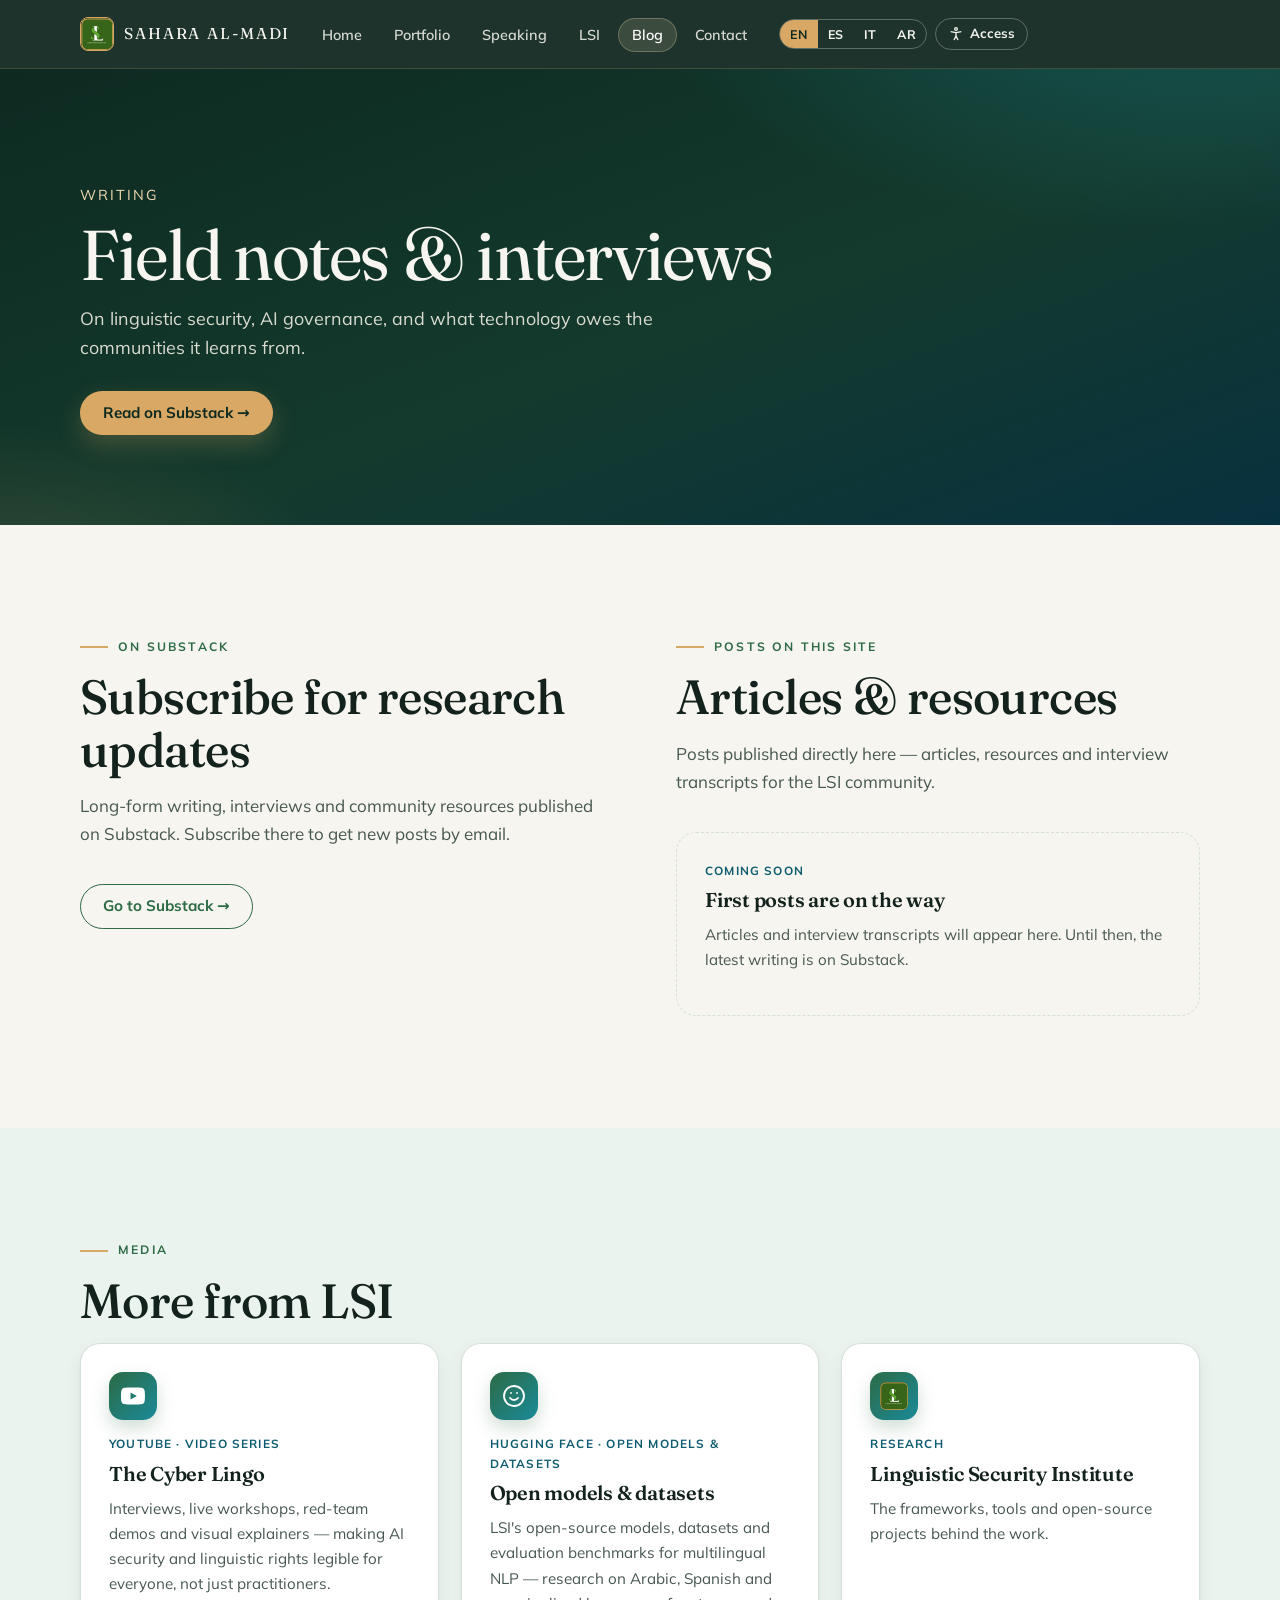
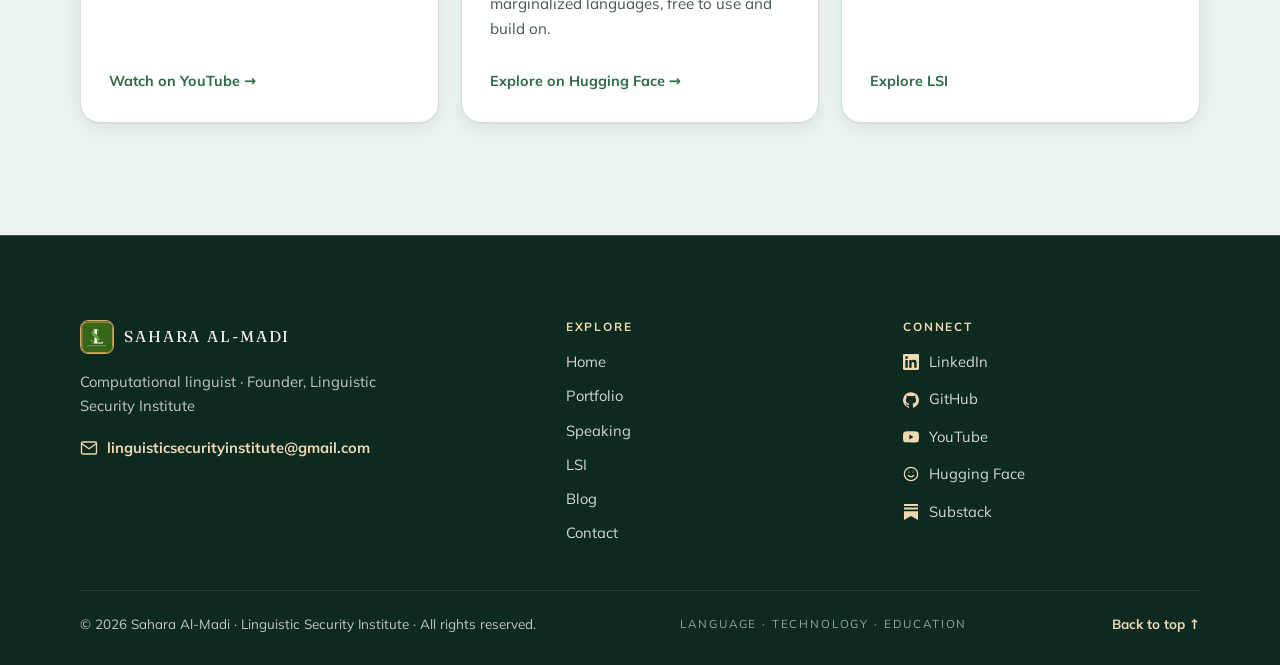
<file: blog/index.html>
<!doctype html>
<html lang="en">
<head>
<meta charset="utf-8">
<meta name="viewport" content="width=device-width, initial-scale=1">
<title>Blog — Sahara Al-Madi</title>
<meta name="description" content="Field notes on linguistic security, AI governance, and what technology owes the communities it learns from.">
<link rel="icon" href="../assets/lsi-logo.png">
<link rel="stylesheet" href="../assets/site.css">
<style>body{margin:0;background:#f6f2e7} .sam:not(.js) .tools .lang, .sam:not(.js) [data-panel] { display: none !important; }</style>
</head>
<body>
<div class="sam" lang="en-US" dir="ltr">
<a class="skip" href="#main" data-i18n="skip">Skip to content</a>
<header class="topbar">
  <div class="wrap">
    <a class="brand" href="/"><img src="../assets/lsi-logo.png" alt="" width="34" height="34"><span data-i18n="name">Sahara Al-Madi</span></a>
    <nav aria-label="Main"><ul class="nav" id="sam-nav">
      <li><a href="/" data-i18n="nav.home">Home</a></li><li><a href="../portfolio.html" data-i18n="nav.portfolio">Portfolio</a></li><li><a href="../speaking.html" data-i18n="nav.speaking">Speaking</a></li><li><a href="../lsi.html" data-i18n="nav.lsi">LSI</a></li><li><a href="index.html" aria-current="page" data-i18n="nav.blog">Blog</a></li>
      <li><a href="../contact.html" data-i18n="nav.contact">Contact</a></li>
    </ul></nav>
    <div class="tools">
      <div class="lang" role="group" aria-label="Language" data-i18n-aria="lang.label"><button type="button" data-lang="en" aria-pressed="true" lang="en" title="English (US)">EN</button><button type="button" data-lang="es" aria-pressed="false" lang="es" title="Español (México)">ES</button><button type="button" data-lang="it" aria-pressed="false" lang="it" title="Italiano">IT</button><button type="button" data-lang="ar" aria-pressed="false" lang="ar" title="العربية">AR</button></div>
      <button type="button" class="icon-btn" data-panel aria-expanded="false" aria-controls="sam-a11y">
        <svg width="16" height="16" viewBox="0 0 24 24" fill="none" stroke="currentColor" stroke-width="2" aria-hidden="true"><circle cx="12" cy="4.5" r="2"/><path d="M4 8.5l8 1.5 8-1.5M12 10v5l-3 6M12 15l3 6"/></svg>
        <span class="lbl" data-i18n="a11y.btn">Access</span></button>
      <button type="button" class="icon-btn menu-btn" data-menu aria-expanded="false" aria-controls="sam-nav"><span data-i18n="nav.menu">Menu</span></button>
    </div>
  </div>
</header>
<div class="a11y-panel" id="sam-a11y" role="dialog" aria-labelledby="sam-a11y-t" hidden>
  <h2 id="sam-a11y-t" data-i18n="a11y.title">Reading & accommodation</h2>
  <p data-i18n="a11y.hint" class="hint">Your choices are remembered on this device.</p>
  <div class="a11y-row"><span data-i18n="a11y.size">Text size</span>
    <div class="size-btns" role="group"><button type="button" data-size="0" aria-pressed="true" style="font-size:12px">A</button><button type="button" data-size="1" aria-pressed="false" style="font-size:14px">A</button><button type="button" data-size="2" aria-pressed="false" style="font-size:16px">A</button><button type="button" data-size="3" aria-pressed="false" style="font-size:18px">A</button></div></div>
  <div class="a11y-row"><span id="lbl-text" data-i18n="a11y.text">Text-only mode</span>
      <button type="button" class="switch" role="switch" aria-checked="false" data-mode="text" aria-labelledby="lbl-text"></button></div><div class="a11y-row"><span id="lbl-readable" data-i18n="a11y.readable">Readable font (dyslexia-friendly)</span>
      <button type="button" class="switch" role="switch" aria-checked="false" data-mode="readable" aria-labelledby="lbl-readable"></button></div><div class="a11y-row"><span id="lbl-contrast" data-i18n="a11y.contrast">High contrast</span>
      <button type="button" class="switch" role="switch" aria-checked="false" data-mode="contrast" aria-labelledby="lbl-contrast"></button></div><div class="a11y-row"><span id="lbl-dark" data-i18n="a11y.dark">Night-sky theme</span>
      <button type="button" class="switch" role="switch" aria-checked="false" data-mode="dark" aria-labelledby="lbl-dark"></button></div><div class="a11y-row"><span id="lbl-calm" data-i18n="a11y.calm">Reduce motion</span>
      <button type="button" class="switch" role="switch" aria-checked="false" data-mode="calm" aria-labelledby="lbl-calm"></button></div>
  <button type="button" class="reset" data-reset data-i18n="a11y.reset">Reset all</button>
  <button type="button" class="reset" data-panel data-i18n="a11y.close" style="margin-top:6px">Close</button>
</div>

<main id="main">
<section class="hero page-hero slim">
  <div class="wrap">
    <p class="eyebrow" data-i18n="blog.kicker">Writing</p>
    <h1 data-i18n="media.blog.title">Field notes & interviews</h1>
    <p class="lede" data-i18n="bl.lede">On linguistic security, AI governance, and what technology owes the communities it learns from.</p>
    <div class="btns"><a class="btn btn-gold" href="https://substack.com/@linguisticsecurityinstitute" target="_blank" rel="noopener" data-i18n="bl.read">Read on Substack →</a></div>
  </div>
</section>

<section class="block"><div class="wrap">
  <div class="grid g2 blog-intro">
    <div>
      <p class="kicker" data-i18n="bl.sub.k">On Substack</p>
      <h2 class="sec-title" data-i18n="bl.sub.t">Subscribe for research updates</h2>
      <p class="sec-intro" data-i18n="bl.sub.d">Long-form writing, interviews and community resources published on Substack. Subscribe there to get new posts by email.</p>
      <a class="btn btn-line" href="https://substack.com/@linguisticsecurityinstitute" target="_blank" rel="noopener" data-i18n="bl.sub.b">Go to Substack →</a>
    </div>
    <div>
      <p class="kicker" data-i18n="bl.posts.k">Posts on this site</p>
      <h2 class="sec-title" data-i18n="bl.posts.t">Articles & resources</h2>
      <p class="sec-intro" data-i18n="bl.posts.d">Posts published directly here — articles, resources and interview transcripts for the LSI community.</p>

      <!-- ============================================================
           HOW TO ADD A BLOG POST:
           1. Create a new file in this blog/ folder, e.g. my-post.html
              (copy the template at the bottom of this file as a starting point)
           2. Add an <article class="card post"> block inside .posts below
              and delete the "coming soon" card
           3. Commit both files to GitHub; the post goes live automatically
           ============================================================ -->
      <div class="posts">
        <article class="card post soon">
          <div class="tag" data-i18n="bl.soon.tag">Coming soon</div>
          <h3 data-i18n="bl.soon.t">First posts are on the way</h3>
          <p data-i18n="bl.soon.d">Articles and interview transcripts will appear here. Until then, the latest writing is on Substack.</p>
        </article>
      </div>
    </div>
  </div>
</div></section>

<section class="block alt"><div class="wrap">
  <p class="kicker" data-i18n="bl.media.k">Media</p>
  <h2 class="sec-title" data-i18n="bl.media.t">More from LSI</h2>
  <div class="grid g3">
    <a class="card" href="https://www.youtube.com/@TheCyberLingo" target="_blank" rel="noopener">
      <span class="glyph deco" aria-hidden="true"><svg viewBox="0 0 24 24" fill="currentColor" aria-hidden="true"><path d="M23.5 6.19a3.02 3.02 0 00-2.12-2.14C19.5 3.55 12 3.55 12 3.55s-7.5 0-9.38.5A3.02 3.02 0 00.5 6.19C0 8.07 0 12 0 12s0 3.93.5 5.81a3.02 3.02 0 002.12 2.14c1.88.5 9.38.5 9.38.5s7.5 0 9.38-.5a3.02 3.02 0 002.12-2.14C24 15.93 24 12 24 12s0-3.93-.5-5.81zM9.55 15.57V8.43L15.82 12l-6.27 3.57z"/></svg></span>
      <div class="tag" data-i18n="media.yt.tag">YouTube · video series</div>
      <h3>The Cyber Lingo</h3>
      <p data-i18n="media.yt.desc">Interviews, live workshops, red-team demos and visual explainers — making AI security and linguistic rights legible for everyone, not just practitioners.</p>
      <span class="more" data-i18n="media.yt.cta">Watch on YouTube →</span>
    </a>
    <a class="card" href="https://huggingface.co/madisahara" target="_blank" rel="noopener">
      <span class="glyph deco" aria-hidden="true"><svg viewBox="0 0 24 24" fill="none" stroke="currentColor" stroke-width="1.8" stroke-linecap="round" stroke-linejoin="round" aria-hidden="true"><circle cx="12" cy="12" r="10"/><path d="M8 14s1.5 2 4 2 4-2 4-2"/><path d="M9 9h.01M15 9h.01"/></svg></span>
      <div class="tag" data-i18n="media.hf.tag">Hugging Face · open models & datasets</div>
      <h3 data-i18n="media.hf.title">Open models & datasets</h3>
      <p data-i18n="media.hf.desc">LSI's open-source models, datasets and evaluation benchmarks for multilingual NLP — research on Arabic, Spanish and marginalized languages, free to use and build on.</p>
      <span class="more" data-i18n="media.hf.cta">Explore on Hugging Face →</span>
    </a>
    <a class="card" href="../lsi.html">
      <span class="glyph deco" aria-hidden="true"><img src="../assets/lsi-logo.png" alt="" width="24" height="24"></span>
      <div class="tag" data-i18n="res.k">Research</div>
      <h3 data-i18n="lsi.full">Linguistic Security Institute</h3>
      <p data-i18n="bl.r.d">The frameworks, tools and open-source projects behind the work.</p>
      <span class="more" data-i18n="home.cta3">Explore LSI</span>
    </a>
  </div>
</div></section>
</main>

<footer class="foot">
  <div class="wrap foot-grid">
    <div class="foot-brand">
      <a class="brand" href="/"><img src="../assets/lsi-logo.png" alt="" width="34" height="34"><span data-i18n="name">Sahara Al-Madi</span></a>
      <p data-i18n="foot.tag">Computational linguist · Founder, Linguistic Security Institute</p>
      <a class="foot-mail" href="mailto:linguisticsecurityinstitute@gmail.com"><svg viewBox="0 0 24 24" fill="none" stroke="currentColor" stroke-width="1.8" stroke-linecap="round" stroke-linejoin="round" aria-hidden="true"><rect x="2" y="4" width="20" height="16" rx="2"/><path d="M2 6l10 7 10-7"/></svg><span class="ltr">linguisticsecurityinstitute@gmail.com</span></a>
    </div>
    <nav class="foot-col" aria-label="Footer"><h2 data-i18n="foot.explore">Explore</h2><ul><li><a href="/" data-i18n="nav.home">Home</a></li><li><a href="../portfolio.html" data-i18n="nav.portfolio">Portfolio</a></li><li><a href="../speaking.html" data-i18n="nav.speaking">Speaking</a></li><li><a href="../lsi.html" data-i18n="nav.lsi">LSI</a></li><li><a href="index.html" data-i18n="nav.blog">Blog</a></li><li><a href="../contact.html" data-i18n="nav.contact">Contact</a></li></ul></nav>
    <div class="foot-col"><h2 data-i18n="foot.connect">Connect</h2><ul class="foot-social"><li><a href="https://www.linkedin.com/in/madisahara" rel="noopener" target="_blank"><svg viewBox="0 0 24 24" fill="currentColor" aria-hidden="true"><path d="M20.45 20.45h-3.55v-5.57c0-1.33-.03-3.04-1.85-3.04-1.85 0-2.14 1.45-2.14 2.94v5.67H9.36V9h3.41v1.56h.05c.48-.9 1.64-1.85 3.37-1.85 3.6 0 4.27 2.37 4.27 5.46v6.28zM5.34 7.43a2.06 2.06 0 110-4.13 2.06 2.06 0 010 4.13zM7.12 20.45H3.56V9h3.56v11.45zM22.23 0H1.77C.79 0 0 .77 0 1.73v20.54C0 23.23.79 24 1.77 24h20.45c.98 0 1.78-.77 1.78-1.73V1.73C24 .77 23.2 0 22.23 0z"/></svg><span>LinkedIn</span></a></li><li><a href="https://github.com/bintdamiana" rel="noopener" target="_blank"><svg viewBox="0 0 24 24" fill="currentColor" aria-hidden="true"><path d="M12 .3a12 12 0 00-3.8 23.38c.6.12.83-.26.83-.57l-.02-2.04c-3.34.73-4.04-1.6-4.04-1.6-.55-1.4-1.34-1.77-1.34-1.77-1.08-.74.09-.73.09-.73 1.2.09 1.84 1.24 1.84 1.24 1.07 1.83 2.8 1.3 3.5 1 .1-.78.42-1.31.76-1.6-2.67-.31-5.47-1.34-5.47-5.93 0-1.31.47-2.38 1.24-3.22-.14-.3-.54-1.52.1-3.18 0 0 1-.32 3.3 1.23a11.5 11.5 0 016 0c2.28-1.55 3.29-1.23 3.29-1.23.64 1.66.24 2.88.12 3.18a4.65 4.65 0 011.23 3.22c0 4.61-2.8 5.62-5.48 5.92.42.36.81 1.1.81 2.22l-.01 3.29c0 .31.2.69.82.57A12 12 0 0012 .3"/></svg><span>GitHub</span></a></li><li><a href="https://www.youtube.com/@TheCyberLingo" rel="noopener" target="_blank"><svg viewBox="0 0 24 24" fill="currentColor" aria-hidden="true"><path d="M23.5 6.19a3.02 3.02 0 00-2.12-2.14C19.5 3.55 12 3.55 12 3.55s-7.5 0-9.38.5A3.02 3.02 0 00.5 6.19C0 8.07 0 12 0 12s0 3.93.5 5.81a3.02 3.02 0 002.12 2.14c1.88.5 9.38.5 9.38.5s7.5 0 9.38-.5a3.02 3.02 0 002.12-2.14C24 15.93 24 12 24 12s0-3.93-.5-5.81zM9.55 15.57V8.43L15.82 12l-6.27 3.57z"/></svg><span>YouTube</span></a></li><li><a href="https://huggingface.co/madisahara" rel="noopener" target="_blank"><svg viewBox="0 0 24 24" fill="none" stroke="currentColor" stroke-width="1.8" stroke-linecap="round" stroke-linejoin="round" aria-hidden="true"><circle cx="12" cy="12" r="10"/><path d="M8 14s1.5 2 4 2 4-2 4-2"/><path d="M9 9h.01M15 9h.01"/></svg><span>Hugging Face</span></a></li><li><a href="https://substack.com/@linguisticsecurityinstitute" rel="noopener" target="_blank"><svg viewBox="0 0 24 24" fill="currentColor" aria-hidden="true"><path d="M22.54 8.24H1.46V5.41h21.08v2.83zM1.46 10.81V24L12 18.11 22.54 24V10.81H1.46zM22.54 0H1.46v2.84h21.08V0z"/></svg><span>Substack</span></a></li></ul></div>
  </div>
  <div class="wrap foot-bottom">
    <p>© <span data-year>2026</span> <span data-i18n="name">Sahara Al-Madi</span> · <span data-i18n="foot.rights">Linguistic Security Institute · All rights reserved.</span></p>
    <p class="place" data-i18n="foot.place">Language · Technology · Education</p>
    <a class="to-top" href="#main" data-i18n="foot.top">Back to top ↑</a>
  </div>
</footer>
</div>
<script src="../assets/site.js"></script>
</body>
</html>

<!--
==============================================================
BLOG POST TEMPLATE — copy this into a new file, e.g. blog/my-post-title.html
Then add a card linking to it in the section above.
==============================================================

<!doctype html>
<html lang="en">
<head>
<meta charset="utf-8">
<meta name="viewport" content="width=device-width, initial-scale=1">
<title>YOUR POST TITLE — Sahara Al-Madi</title>
<link rel="icon" href="../assets/lsi-logo.png">
<link rel="stylesheet" href="../assets/site.css">
<style>body{margin:0;background:#f6f2e7}</style>
</head>
<body>
<div class="sam" lang="en-US" dir="ltr">
<header class="topbar">
  <div class="wrap">
    <a class="brand" href="/"><img src="../assets/lsi-logo.png" alt="" width="34" height="34"><span>Sahara Al-Madi</span></a>
    <nav aria-label="Main"><ul class="nav" id="sam-nav">
      <li><a href="/">Home</a></li>
      <li><a href="index.html" aria-current="page">Blog</a></li>
      <li><a href="../lsi.html">LSI</a></li>
      <li><a href="../contact.html">Contact</a></li>
    </ul></nav>
    <div class="tools">
      <button type="button" class="icon-btn menu-btn" data-menu aria-expanded="false" aria-controls="sam-nav"><span>Menu</span></button>
    </div>
  </div>
</header>
<main id="main">
<article style="max-width:720px;margin:0 auto;padding:clamp(48px,8vw,96px) 24px">
  <p class="kicker">CATEGORY (e.g. Linguistic security)</p>
  <h1 style="font-size:clamp(1.8rem,4vw,3rem);font-weight:400;margin-bottom:12px">YOUR POST TITLE</h1>
  <p style="color:var(--text-soft);margin-bottom:48px">MONTH DAY, YEAR · 5 min read</p>

  <p>Your post content goes here. Use regular HTML paragraphs, headings, and lists.</p>

  <h2>A subheading</h2>
  <p>More content...</p>

</article>
</main>
<footer class="foot"><div class="wrap">
  <div>© 2026 Sahara Al-Madi</div>
  <div><a href="/">Home</a><a href="index.html">Blog</a><a href="../lsi.html">LSI</a></div>
</div></footer>
</div>
<script src="../assets/site.js"></script>
</body>
</html>
-->
</file>
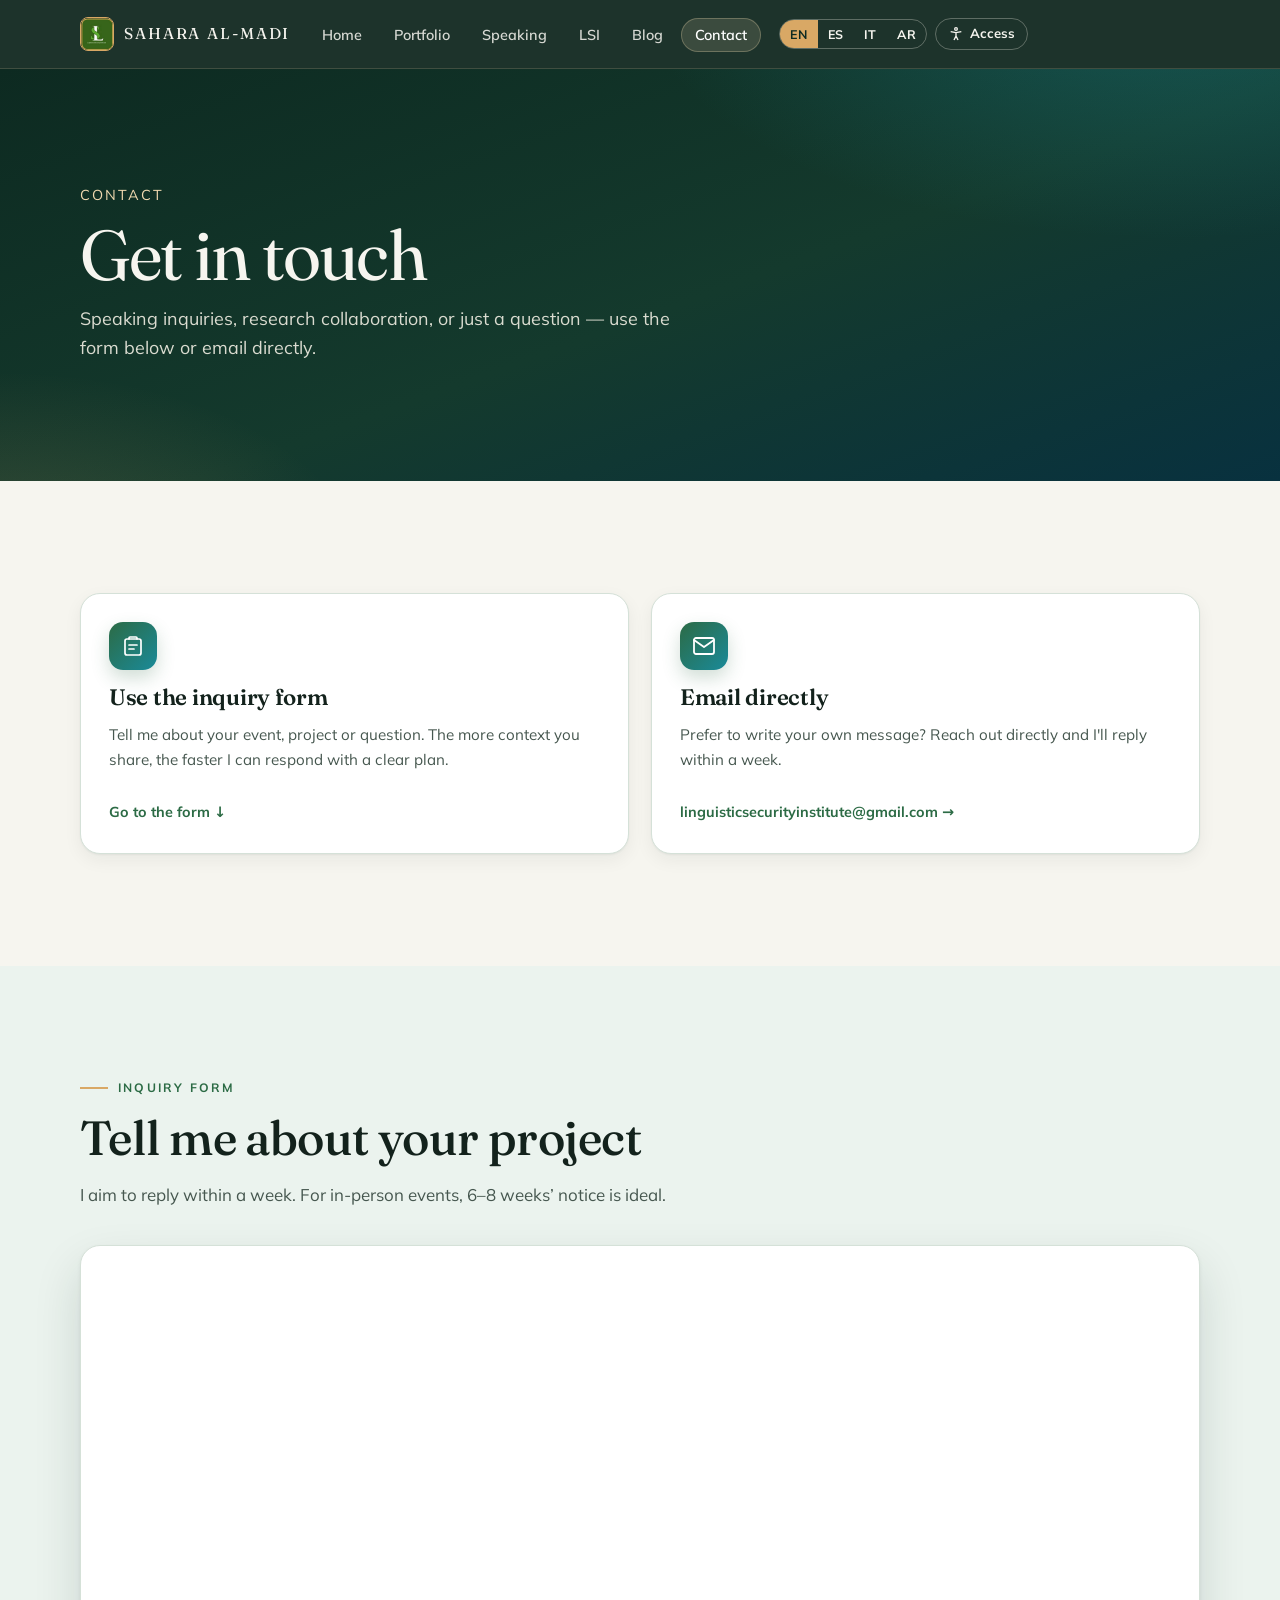
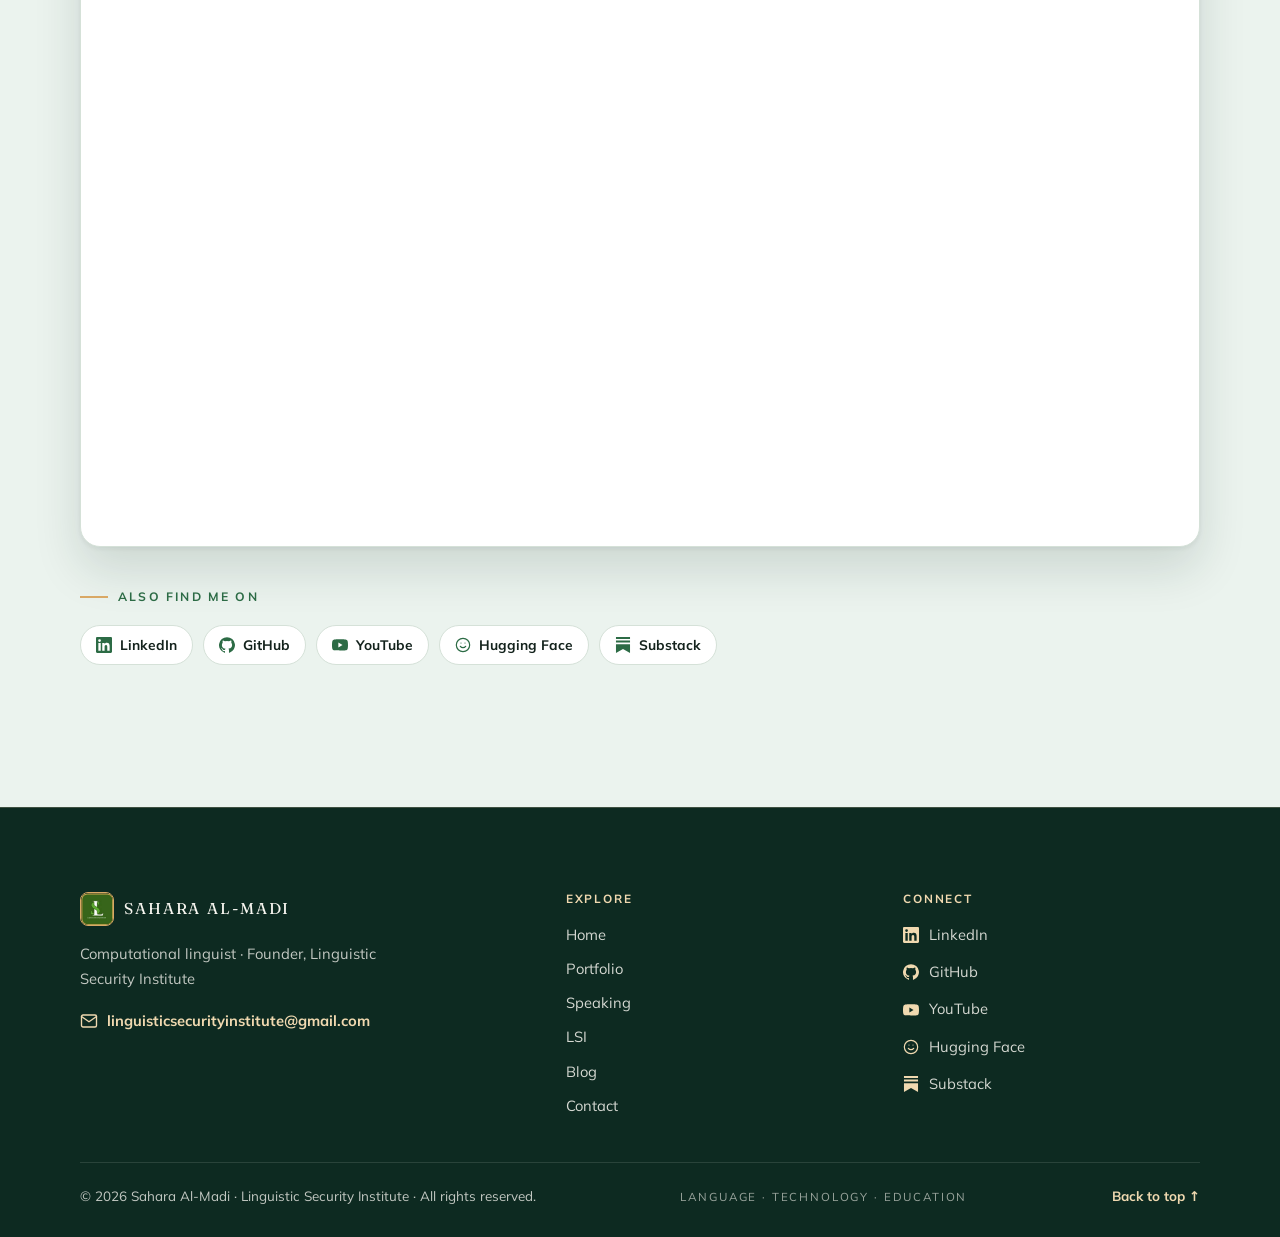
<file: contact.html>
<!doctype html>
<html lang="en">
<head>
<meta charset="utf-8">
<meta name="viewport" content="width=device-width, initial-scale=1">
<title>Contact — Sahara Al-Madi</title>
<meta name="description" content="Get in touch with Sahara Al-Madi — speaking inquiries, research collaboration, or general questions.">
<meta property="og:title" content="Contact — Sahara Al-Madi">
<meta property="og:description" content="Get in touch with Sahara Al-Madi — speaking inquiries, research collaboration, or general questions.">
<link rel="icon" href="assets/lsi-logo.png">
<link rel="stylesheet" href="assets/site.css">
<style>body{margin:0;background:#f6f2e7} .sam:not(.js) .tools .lang, .sam:not(.js) [data-panel] { display: none !important; }</style>
</head>
<body>
<div class="sam" lang="en-US" dir="ltr">
<a class="skip" href="#main" data-i18n="skip">Skip to content</a>
<header class="topbar">
  <div class="wrap">
    <a class="brand" href="/"><img src="assets/lsi-logo.png" alt="" width="34" height="34"><span data-i18n="name">Sahara Al-Madi</span></a>
    <nav aria-label="Main"><ul class="nav" id="sam-nav">
      <li><a href="/" data-i18n="nav.home">Home</a></li><li><a href="portfolio.html" data-i18n="nav.portfolio">Portfolio</a></li><li><a href="speaking.html" data-i18n="nav.speaking">Speaking</a></li><li><a href="lsi.html" data-i18n="nav.lsi">LSI</a></li><li><a href="blog/index.html" data-i18n="nav.blog">Blog</a></li>
      <li><a href="contact.html" aria-current="page" data-i18n="nav.contact">Contact</a></li>
    </ul></nav>
    <div class="tools">
      <div class="lang" role="group" aria-label="Language" data-i18n-aria="lang.label"><button type="button" data-lang="en" aria-pressed="true" lang="en" title="English (US)">EN</button><button type="button" data-lang="es" aria-pressed="false" lang="es" title="Español (México)">ES</button><button type="button" data-lang="it" aria-pressed="false" lang="it" title="Italiano">IT</button><button type="button" data-lang="ar" aria-pressed="false" lang="ar" title="العربية">AR</button></div>
      <button type="button" class="icon-btn" data-panel aria-expanded="false" aria-controls="sam-a11y">
        <svg width="16" height="16" viewBox="0 0 24 24" fill="none" stroke="currentColor" stroke-width="2" aria-hidden="true"><circle cx="12" cy="4.5" r="2"/><path d="M4 8.5l8 1.5 8-1.5M12 10v5l-3 6M12 15l3 6"/></svg>
        <span class="lbl" data-i18n="a11y.btn">Access</span></button>
      <button type="button" class="icon-btn menu-btn" data-menu aria-expanded="false" aria-controls="sam-nav"><span data-i18n="nav.menu">Menu</span></button>
    </div>
  </div>
</header>
<div class="a11y-panel" id="sam-a11y" role="dialog" aria-labelledby="sam-a11y-t" hidden>
  <h2 id="sam-a11y-t" data-i18n="a11y.title">Reading & accommodation</h2>
  <p data-i18n="a11y.hint" class="hint">Your choices are remembered on this device.</p>
  <div class="a11y-row"><span data-i18n="a11y.size">Text size</span>
    <div class="size-btns" role="group"><button type="button" data-size="0" aria-pressed="true" style="font-size:12px">A</button><button type="button" data-size="1" aria-pressed="false" style="font-size:14px">A</button><button type="button" data-size="2" aria-pressed="false" style="font-size:16px">A</button><button type="button" data-size="3" aria-pressed="false" style="font-size:18px">A</button></div></div>
  <div class="a11y-row"><span id="lbl-text" data-i18n="a11y.text">Text-only mode</span>
      <button type="button" class="switch" role="switch" aria-checked="false" data-mode="text" aria-labelledby="lbl-text"></button></div><div class="a11y-row"><span id="lbl-readable" data-i18n="a11y.readable">Readable font (dyslexia-friendly)</span>
      <button type="button" class="switch" role="switch" aria-checked="false" data-mode="readable" aria-labelledby="lbl-readable"></button></div><div class="a11y-row"><span id="lbl-contrast" data-i18n="a11y.contrast">High contrast</span>
      <button type="button" class="switch" role="switch" aria-checked="false" data-mode="contrast" aria-labelledby="lbl-contrast"></button></div><div class="a11y-row"><span id="lbl-dark" data-i18n="a11y.dark">Night-sky theme</span>
      <button type="button" class="switch" role="switch" aria-checked="false" data-mode="dark" aria-labelledby="lbl-dark"></button></div><div class="a11y-row"><span id="lbl-calm" data-i18n="a11y.calm">Reduce motion</span>
      <button type="button" class="switch" role="switch" aria-checked="false" data-mode="calm" aria-labelledby="lbl-calm"></button></div>
  <button type="button" class="reset" data-reset data-i18n="a11y.reset">Reset all</button>
  <button type="button" class="reset" data-panel data-i18n="a11y.close" style="margin-top:6px">Close</button>
</div>
<main id="main">
<div class="text-only-note wrap" data-i18n="textonly.note">Text-only mode is on: images and decoration are hidden. Turn it off from the Access menu.</div>

<section class="hero page-hero slim">
  <div class="wrap">
    <p class="eyebrow" data-i18n="nav.contact">Contact</p>
    <h1 data-i18n="ct.h1">Get in touch</h1>
    <p class="lede" data-i18n="ct.lede">Speaking inquiries, research collaboration, or just a question — use the form below or email directly.</p>
  </div>
</section>

<section class="block" id="reach"><div class="wrap">
  <div class="grid g2 options">
    <a class="card option" href="#form">
      <span class="glyph deco" aria-hidden="true"><svg viewBox="0 0 24 24" fill="none" stroke="currentColor" stroke-width="1.7" stroke-linecap="round" stroke-linejoin="round"><path d="M9 3h6a1 1 0 011 1v1H8V4a1 1 0 011-1z"/><path d="M8 5H6a2 2 0 00-2 2v12a2 2 0 002 2h12a2 2 0 002-2V7a2 2 0 00-2-2h-2"/><path d="M8 11h8M8 15h5"/></svg></span>
      <h2 data-i18n="ct.a.t">Use the inquiry form</h2>
      <p data-i18n="ct.a.d">Tell me about your event, project or question. The more context you share, the faster I can respond with a clear plan.</p>
      <span class="more" data-i18n="ct.a.b">Go to the form ↓</span>
    </a>
    <a class="card option" href="mailto:linguisticsecurityinstitute@gmail.com?subject=Hello">
      <span class="glyph deco" aria-hidden="true"><svg viewBox="0 0 24 24" fill="none" stroke="currentColor" stroke-width="1.8" stroke-linecap="round" stroke-linejoin="round" aria-hidden="true"><rect x="2" y="4" width="20" height="16" rx="2"/><path d="M2 6l10 7 10-7"/></svg></span>
      <h2 data-i18n="ct.b.t">Email directly</h2>
      <p data-i18n="ct.b.d">Prefer to write your own message? Reach out directly and I'll reply within a week.</p>
      <span class="more ltr">linguisticsecurityinstitute@gmail.com →</span>
    </a>
  </div>
</div></section>

<section class="block alt" id="form"><div class="wrap">
  <p class="kicker" data-i18n="ct.f.k">Inquiry form</p>
  <h2 class="sec-title" data-i18n="contact.h">Tell me about your project</h2>
  <p class="sec-intro" data-i18n="inq.note">I aim to reply within a week. For in-person events, 6–8 weeks’ notice is ideal.</p>
  <div class="form-frame">
    <iframe src="https://docs.google.com/forms/d/e/1FAIpQLSfYIryQNWFWlKuIRPGL1lqg7giIMWGLlpkgukA0AJf5lLCF3Q/viewform?embedded=true" width="100%" height="900" loading="lazy" title="Contact / inquiry form">Loading the form…</iframe>
  </div>
  <p class="kicker" data-i18n="ct.s.k">Also find me on</p>
  <div class="social-row"><a class="social" href="https://www.linkedin.com/in/madisahara" rel="noopener" target="_blank"><svg viewBox="0 0 24 24" fill="currentColor" aria-hidden="true"><path d="M20.45 20.45h-3.55v-5.57c0-1.33-.03-3.04-1.85-3.04-1.85 0-2.14 1.45-2.14 2.94v5.67H9.36V9h3.41v1.56h.05c.48-.9 1.64-1.85 3.37-1.85 3.6 0 4.27 2.37 4.27 5.46v6.28zM5.34 7.43a2.06 2.06 0 110-4.13 2.06 2.06 0 010 4.13zM7.12 20.45H3.56V9h3.56v11.45zM22.23 0H1.77C.79 0 0 .77 0 1.73v20.54C0 23.23.79 24 1.77 24h20.45c.98 0 1.78-.77 1.78-1.73V1.73C24 .77 23.2 0 22.23 0z"/></svg><span>LinkedIn</span></a><a class="social" href="https://github.com/bintdamiana" rel="noopener" target="_blank"><svg viewBox="0 0 24 24" fill="currentColor" aria-hidden="true"><path d="M12 .3a12 12 0 00-3.8 23.38c.6.12.83-.26.83-.57l-.02-2.04c-3.34.73-4.04-1.6-4.04-1.6-.55-1.4-1.34-1.77-1.34-1.77-1.08-.74.09-.73.09-.73 1.2.09 1.84 1.24 1.84 1.24 1.07 1.83 2.8 1.3 3.5 1 .1-.78.42-1.31.76-1.6-2.67-.31-5.47-1.34-5.47-5.93 0-1.31.47-2.38 1.24-3.22-.14-.3-.54-1.52.1-3.18 0 0 1-.32 3.3 1.23a11.5 11.5 0 016 0c2.28-1.55 3.29-1.23 3.29-1.23.64 1.66.24 2.88.12 3.18a4.65 4.65 0 011.23 3.22c0 4.61-2.8 5.62-5.48 5.92.42.36.81 1.1.81 2.22l-.01 3.29c0 .31.2.69.82.57A12 12 0 0012 .3"/></svg><span>GitHub</span></a><a class="social" href="https://www.youtube.com/@TheCyberLingo" rel="noopener" target="_blank"><svg viewBox="0 0 24 24" fill="currentColor" aria-hidden="true"><path d="M23.5 6.19a3.02 3.02 0 00-2.12-2.14C19.5 3.55 12 3.55 12 3.55s-7.5 0-9.38.5A3.02 3.02 0 00.5 6.19C0 8.07 0 12 0 12s0 3.93.5 5.81a3.02 3.02 0 002.12 2.14c1.88.5 9.38.5 9.38.5s7.5 0 9.38-.5a3.02 3.02 0 002.12-2.14C24 15.93 24 12 24 12s0-3.93-.5-5.81zM9.55 15.57V8.43L15.82 12l-6.27 3.57z"/></svg><span>YouTube</span></a><a class="social" href="https://huggingface.co/madisahara" rel="noopener" target="_blank"><svg viewBox="0 0 24 24" fill="none" stroke="currentColor" stroke-width="1.8" stroke-linecap="round" stroke-linejoin="round" aria-hidden="true"><circle cx="12" cy="12" r="10"/><path d="M8 14s1.5 2 4 2 4-2 4-2"/><path d="M9 9h.01M15 9h.01"/></svg><span>Hugging Face</span></a><a class="social" href="https://substack.com/@linguisticsecurityinstitute" rel="noopener" target="_blank"><svg viewBox="0 0 24 24" fill="currentColor" aria-hidden="true"><path d="M22.54 8.24H1.46V5.41h21.08v2.83zM1.46 10.81V24L12 18.11 22.54 24V10.81H1.46zM22.54 0H1.46v2.84h21.08V0z"/></svg><span>Substack</span></a></div>
</div></section>

</main>
<footer class="foot">
  <div class="wrap foot-grid">
    <div class="foot-brand">
      <a class="brand" href="/"><img src="assets/lsi-logo.png" alt="" width="34" height="34"><span data-i18n="name">Sahara Al-Madi</span></a>
      <p data-i18n="foot.tag">Computational linguist · Founder, Linguistic Security Institute</p>
      <a class="foot-mail" href="mailto:linguisticsecurityinstitute@gmail.com"><svg viewBox="0 0 24 24" fill="none" stroke="currentColor" stroke-width="1.8" stroke-linecap="round" stroke-linejoin="round" aria-hidden="true"><rect x="2" y="4" width="20" height="16" rx="2"/><path d="M2 6l10 7 10-7"/></svg><span class="ltr">linguisticsecurityinstitute@gmail.com</span></a>
    </div>
    <nav class="foot-col" aria-label="Footer"><h2 data-i18n="foot.explore">Explore</h2><ul><li><a href="/" data-i18n="nav.home">Home</a></li><li><a href="portfolio.html" data-i18n="nav.portfolio">Portfolio</a></li><li><a href="speaking.html" data-i18n="nav.speaking">Speaking</a></li><li><a href="lsi.html" data-i18n="nav.lsi">LSI</a></li><li><a href="blog/index.html" data-i18n="nav.blog">Blog</a></li><li><a href="contact.html" data-i18n="nav.contact">Contact</a></li></ul></nav>
    <div class="foot-col"><h2 data-i18n="foot.connect">Connect</h2><ul class="foot-social"><li><a href="https://www.linkedin.com/in/madisahara" rel="noopener" target="_blank"><svg viewBox="0 0 24 24" fill="currentColor" aria-hidden="true"><path d="M20.45 20.45h-3.55v-5.57c0-1.33-.03-3.04-1.85-3.04-1.85 0-2.14 1.45-2.14 2.94v5.67H9.36V9h3.41v1.56h.05c.48-.9 1.64-1.85 3.37-1.85 3.6 0 4.27 2.37 4.27 5.46v6.28zM5.34 7.43a2.06 2.06 0 110-4.13 2.06 2.06 0 010 4.13zM7.12 20.45H3.56V9h3.56v11.45zM22.23 0H1.77C.79 0 0 .77 0 1.73v20.54C0 23.23.79 24 1.77 24h20.45c.98 0 1.78-.77 1.78-1.73V1.73C24 .77 23.2 0 22.23 0z"/></svg><span>LinkedIn</span></a></li><li><a href="https://github.com/bintdamiana" rel="noopener" target="_blank"><svg viewBox="0 0 24 24" fill="currentColor" aria-hidden="true"><path d="M12 .3a12 12 0 00-3.8 23.38c.6.12.83-.26.83-.57l-.02-2.04c-3.34.73-4.04-1.6-4.04-1.6-.55-1.4-1.34-1.77-1.34-1.77-1.08-.74.09-.73.09-.73 1.2.09 1.84 1.24 1.84 1.24 1.07 1.83 2.8 1.3 3.5 1 .1-.78.42-1.31.76-1.6-2.67-.31-5.47-1.34-5.47-5.93 0-1.31.47-2.38 1.24-3.22-.14-.3-.54-1.52.1-3.18 0 0 1-.32 3.3 1.23a11.5 11.5 0 016 0c2.28-1.55 3.29-1.23 3.29-1.23.64 1.66.24 2.88.12 3.18a4.65 4.65 0 011.23 3.22c0 4.61-2.8 5.62-5.48 5.92.42.36.81 1.1.81 2.22l-.01 3.29c0 .31.2.69.82.57A12 12 0 0012 .3"/></svg><span>GitHub</span></a></li><li><a href="https://www.youtube.com/@TheCyberLingo" rel="noopener" target="_blank"><svg viewBox="0 0 24 24" fill="currentColor" aria-hidden="true"><path d="M23.5 6.19a3.02 3.02 0 00-2.12-2.14C19.5 3.55 12 3.55 12 3.55s-7.5 0-9.38.5A3.02 3.02 0 00.5 6.19C0 8.07 0 12 0 12s0 3.93.5 5.81a3.02 3.02 0 002.12 2.14c1.88.5 9.38.5 9.38.5s7.5 0 9.38-.5a3.02 3.02 0 002.12-2.14C24 15.93 24 12 24 12s0-3.93-.5-5.81zM9.55 15.57V8.43L15.82 12l-6.27 3.57z"/></svg><span>YouTube</span></a></li><li><a href="https://huggingface.co/madisahara" rel="noopener" target="_blank"><svg viewBox="0 0 24 24" fill="none" stroke="currentColor" stroke-width="1.8" stroke-linecap="round" stroke-linejoin="round" aria-hidden="true"><circle cx="12" cy="12" r="10"/><path d="M8 14s1.5 2 4 2 4-2 4-2"/><path d="M9 9h.01M15 9h.01"/></svg><span>Hugging Face</span></a></li><li><a href="https://substack.com/@linguisticsecurityinstitute" rel="noopener" target="_blank"><svg viewBox="0 0 24 24" fill="currentColor" aria-hidden="true"><path d="M22.54 8.24H1.46V5.41h21.08v2.83zM1.46 10.81V24L12 18.11 22.54 24V10.81H1.46zM22.54 0H1.46v2.84h21.08V0z"/></svg><span>Substack</span></a></li></ul></div>
  </div>
  <div class="wrap foot-bottom">
    <p>© <span data-year>2026</span> <span data-i18n="name">Sahara Al-Madi</span> · <span data-i18n="foot.rights">Linguistic Security Institute · All rights reserved.</span></p>
    <p class="place" data-i18n="foot.place">Language · Technology · Education</p>
    <a class="to-top" href="#main" data-i18n="foot.top">Back to top ↑</a>
  </div>
</footer>
<script src="assets/site.js"></script>
</div><!-- .sam -->
</body>
</html>
</file>
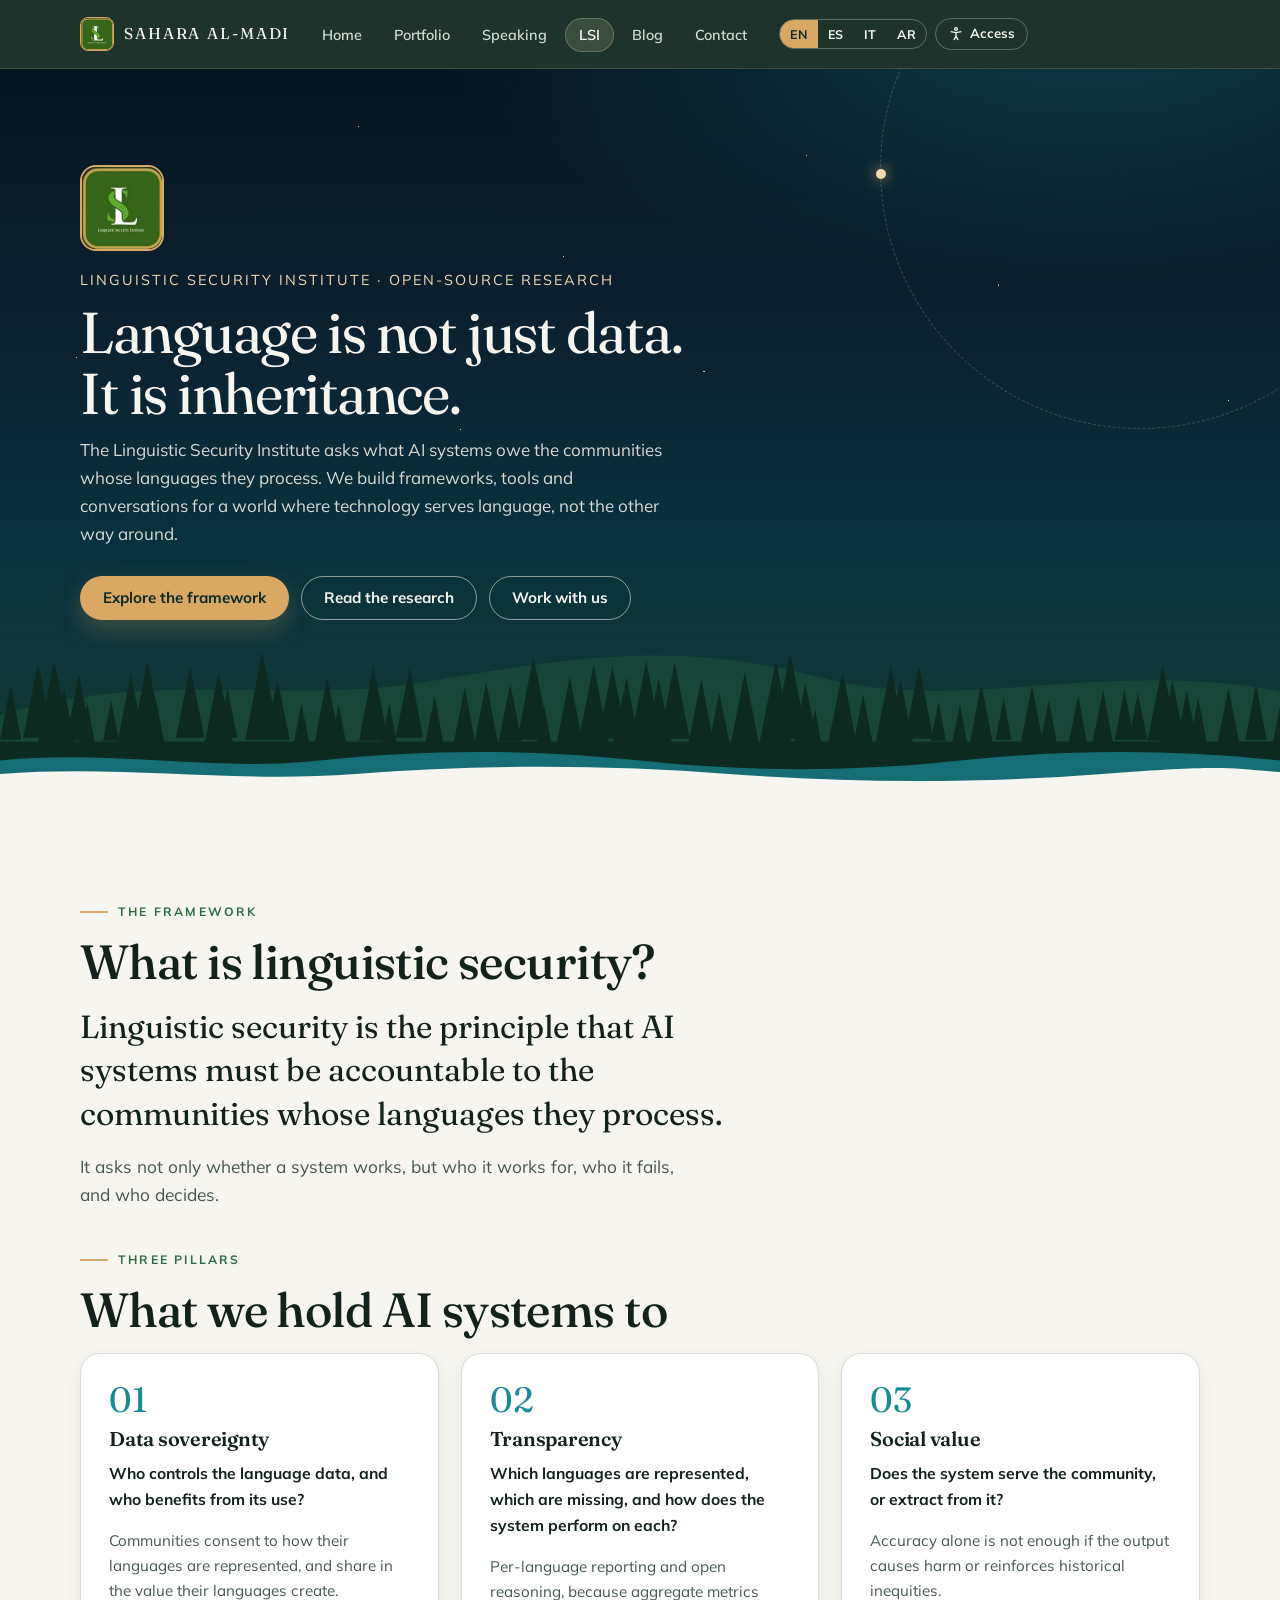
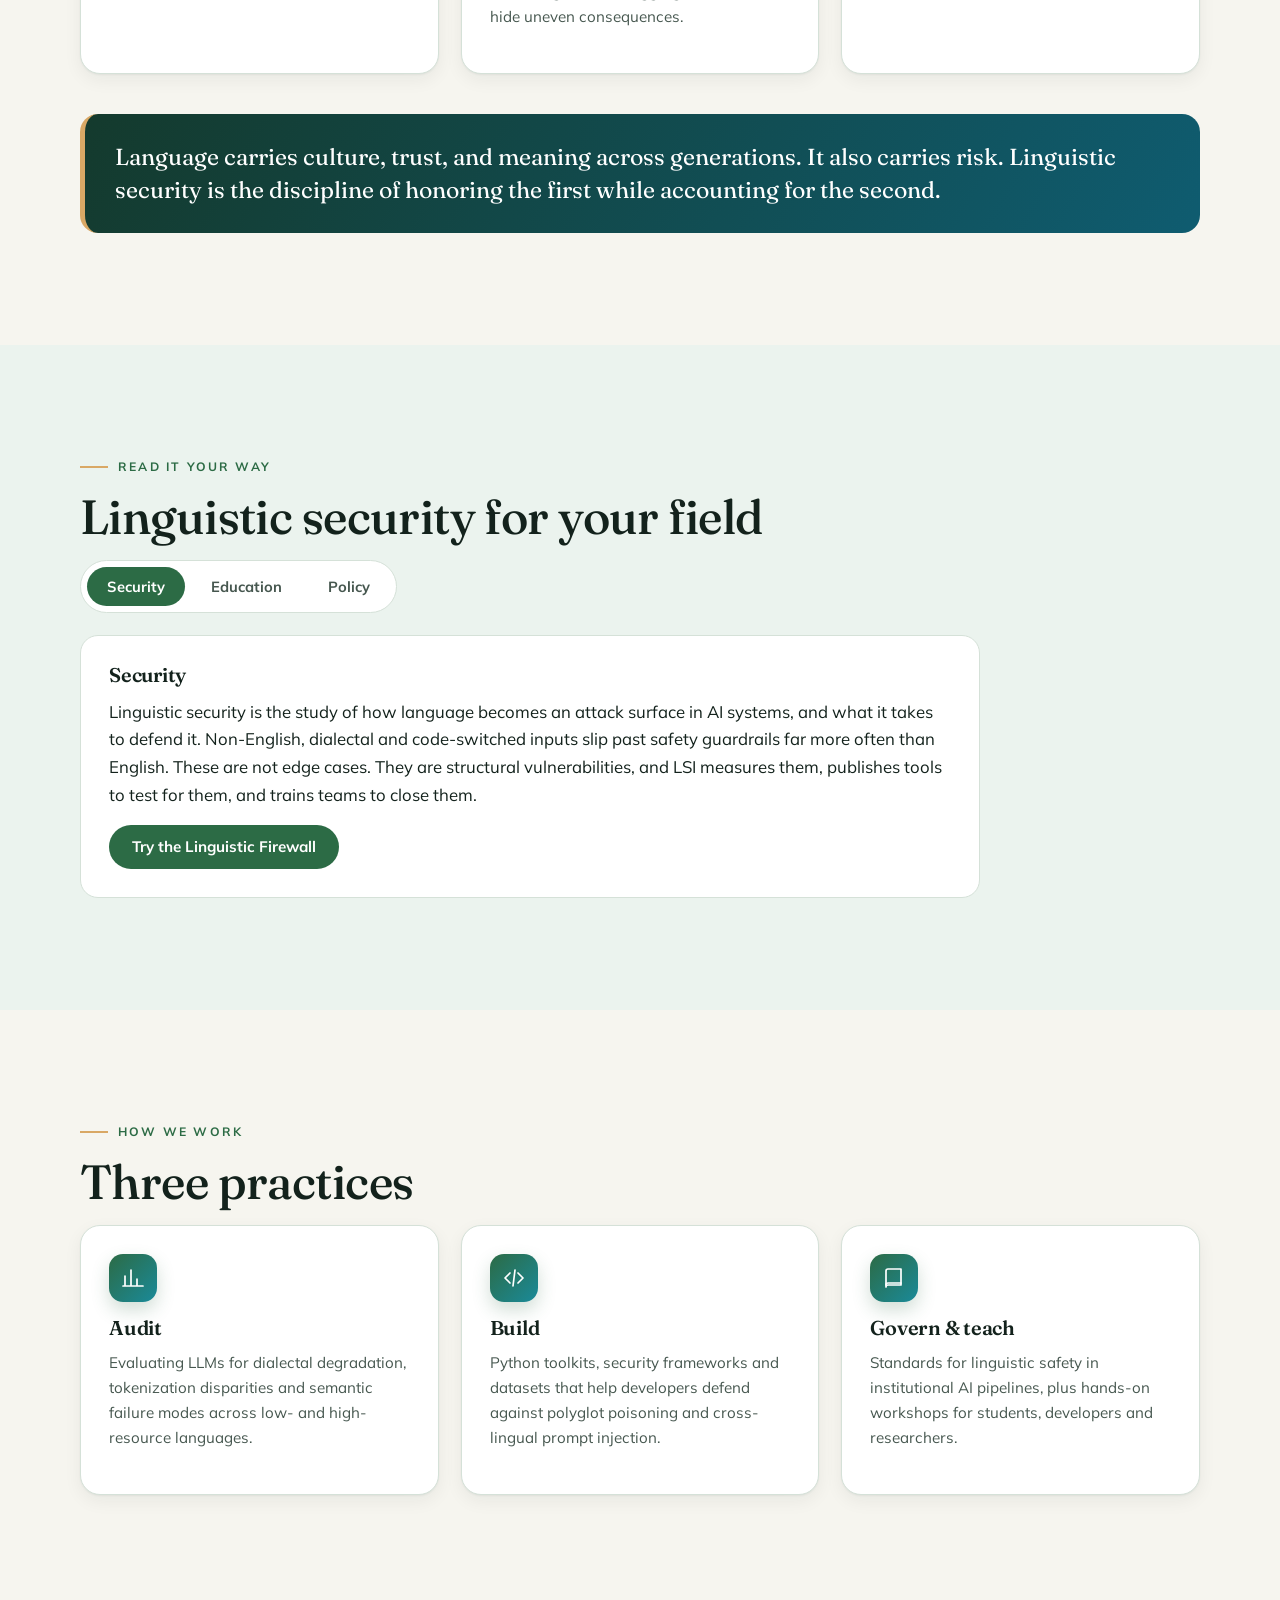
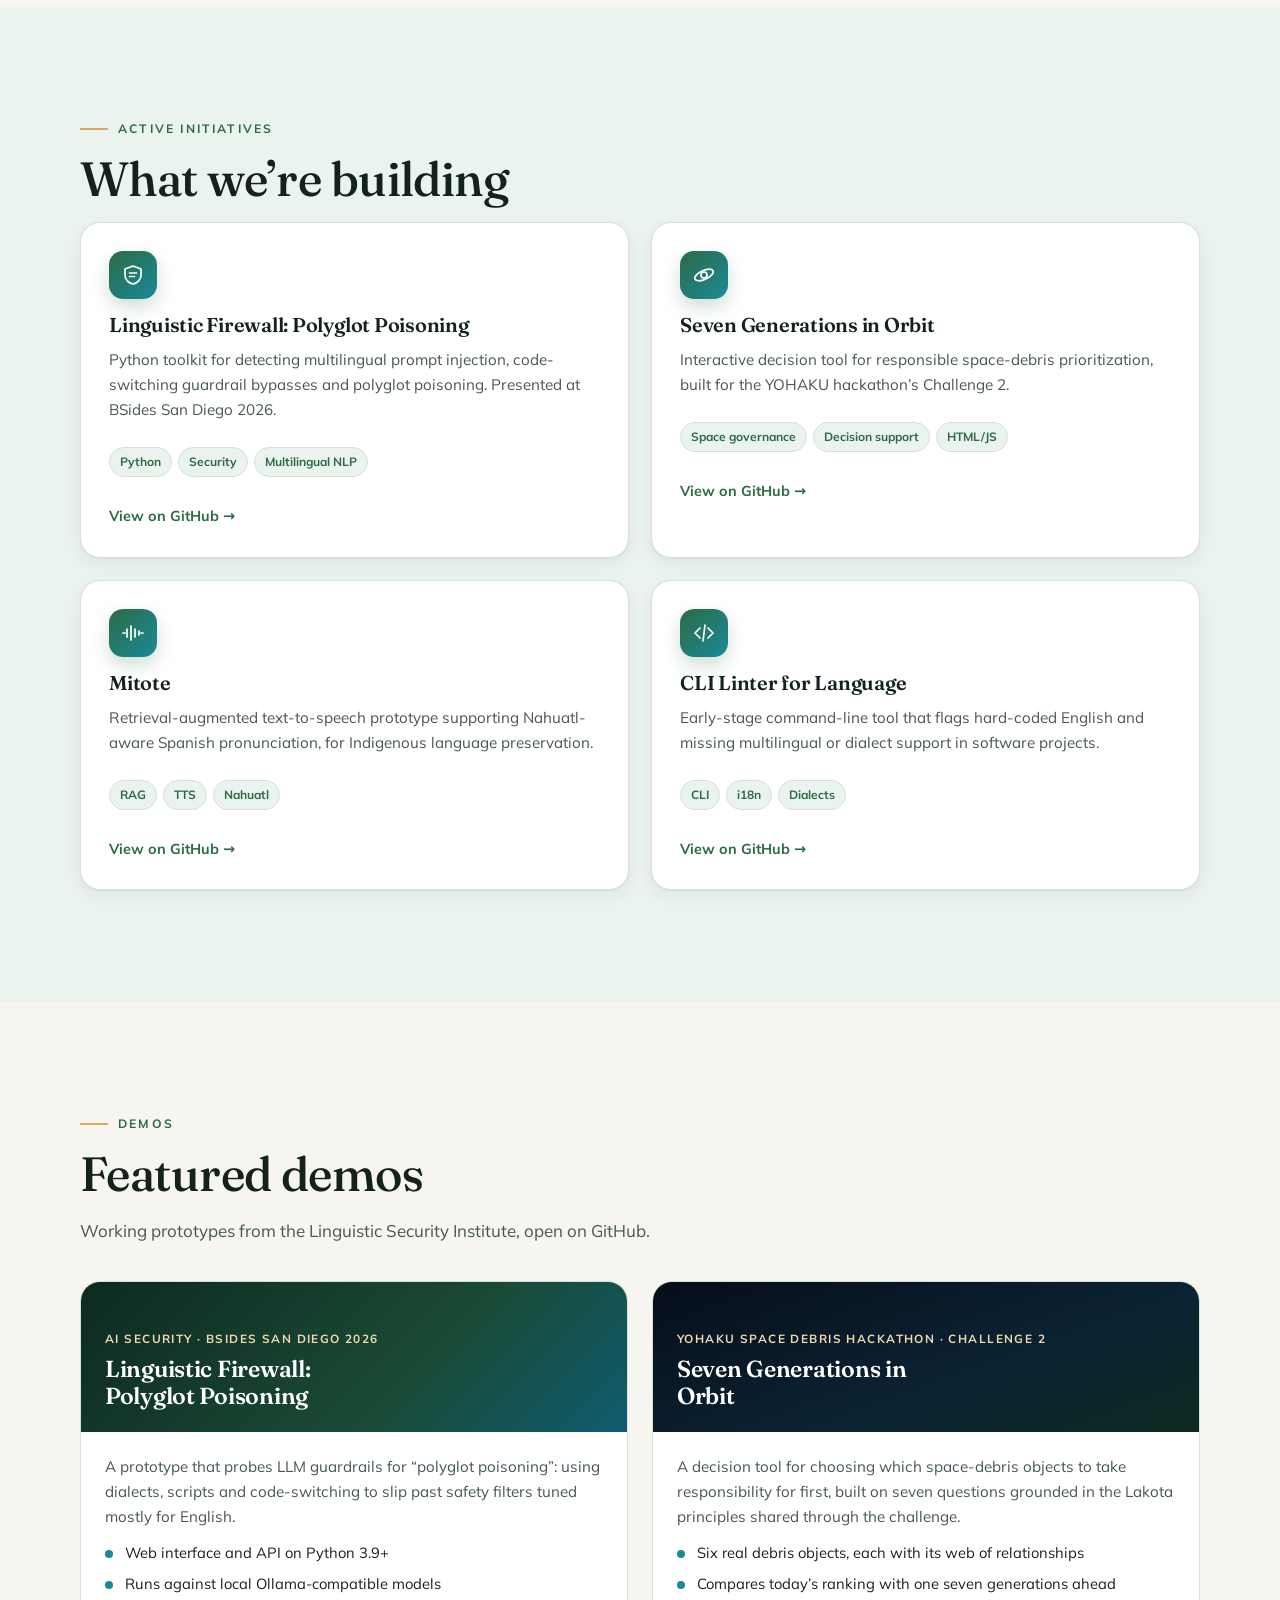
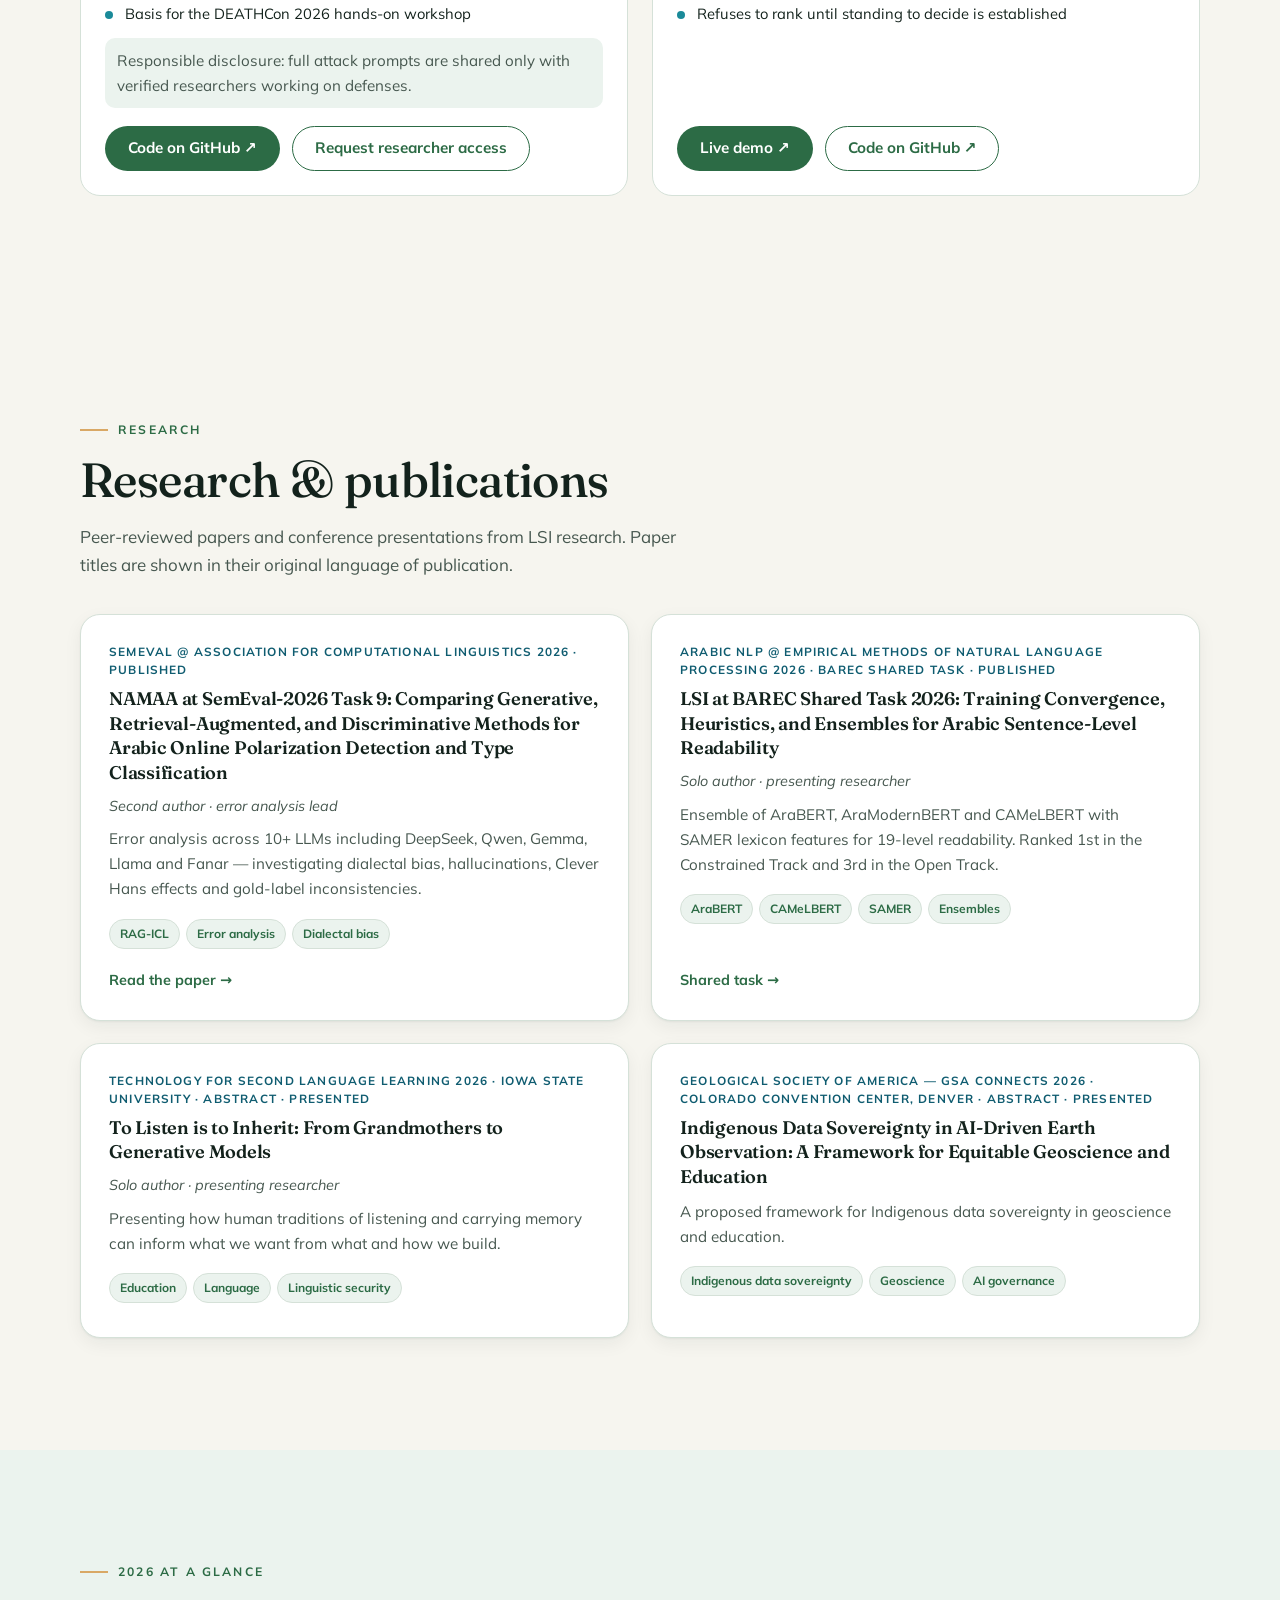
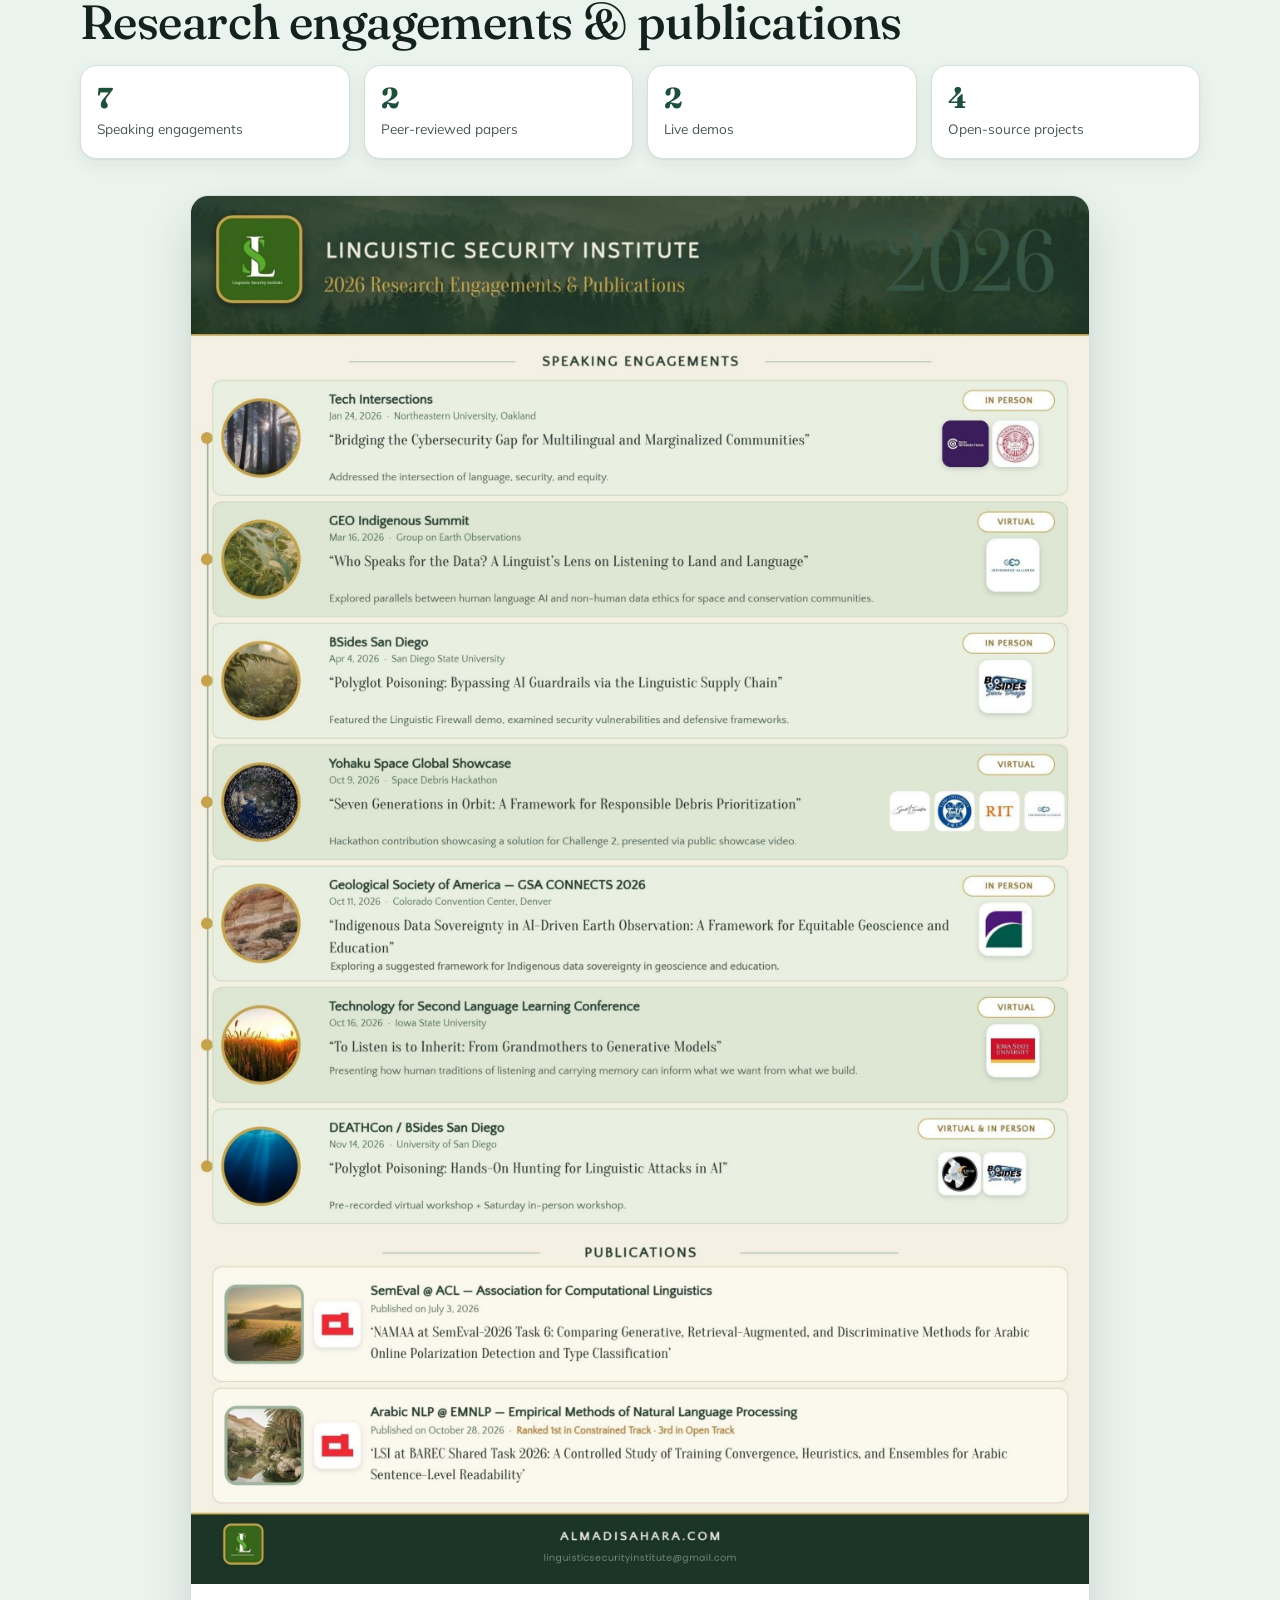
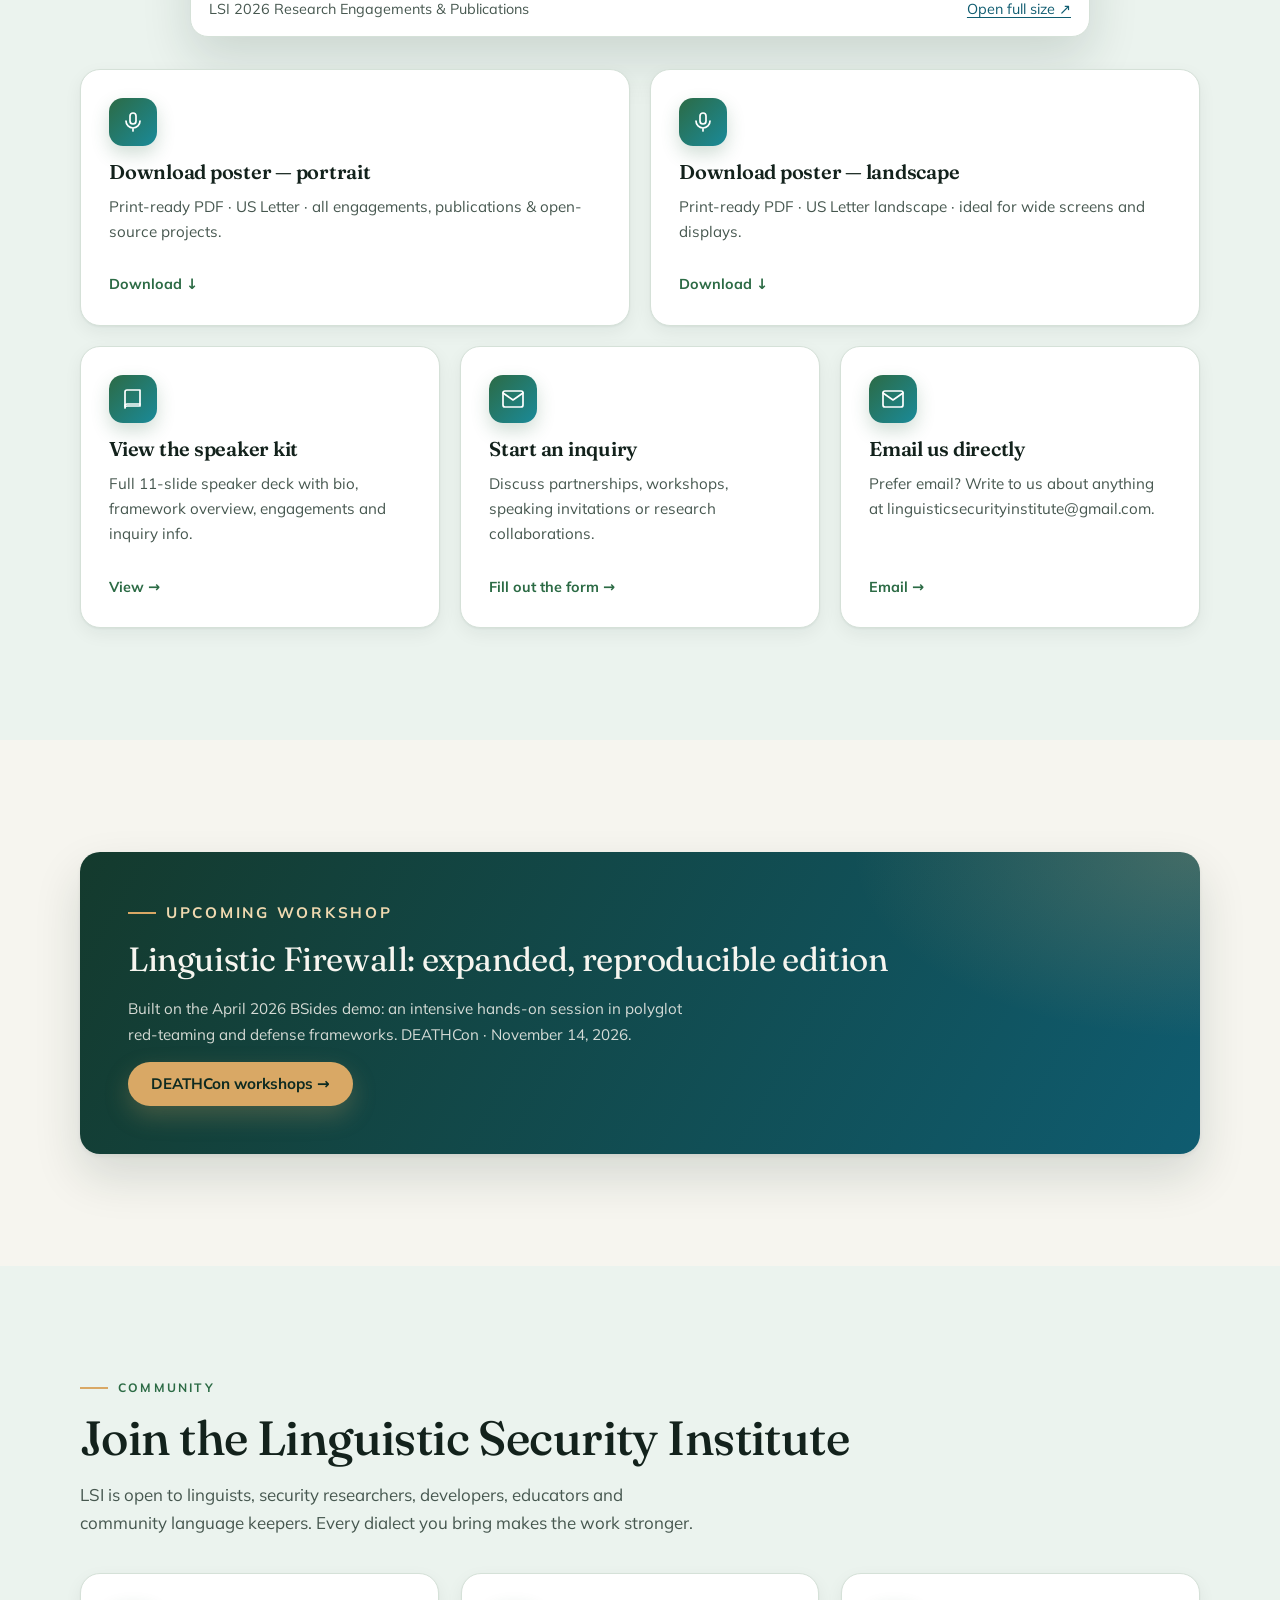
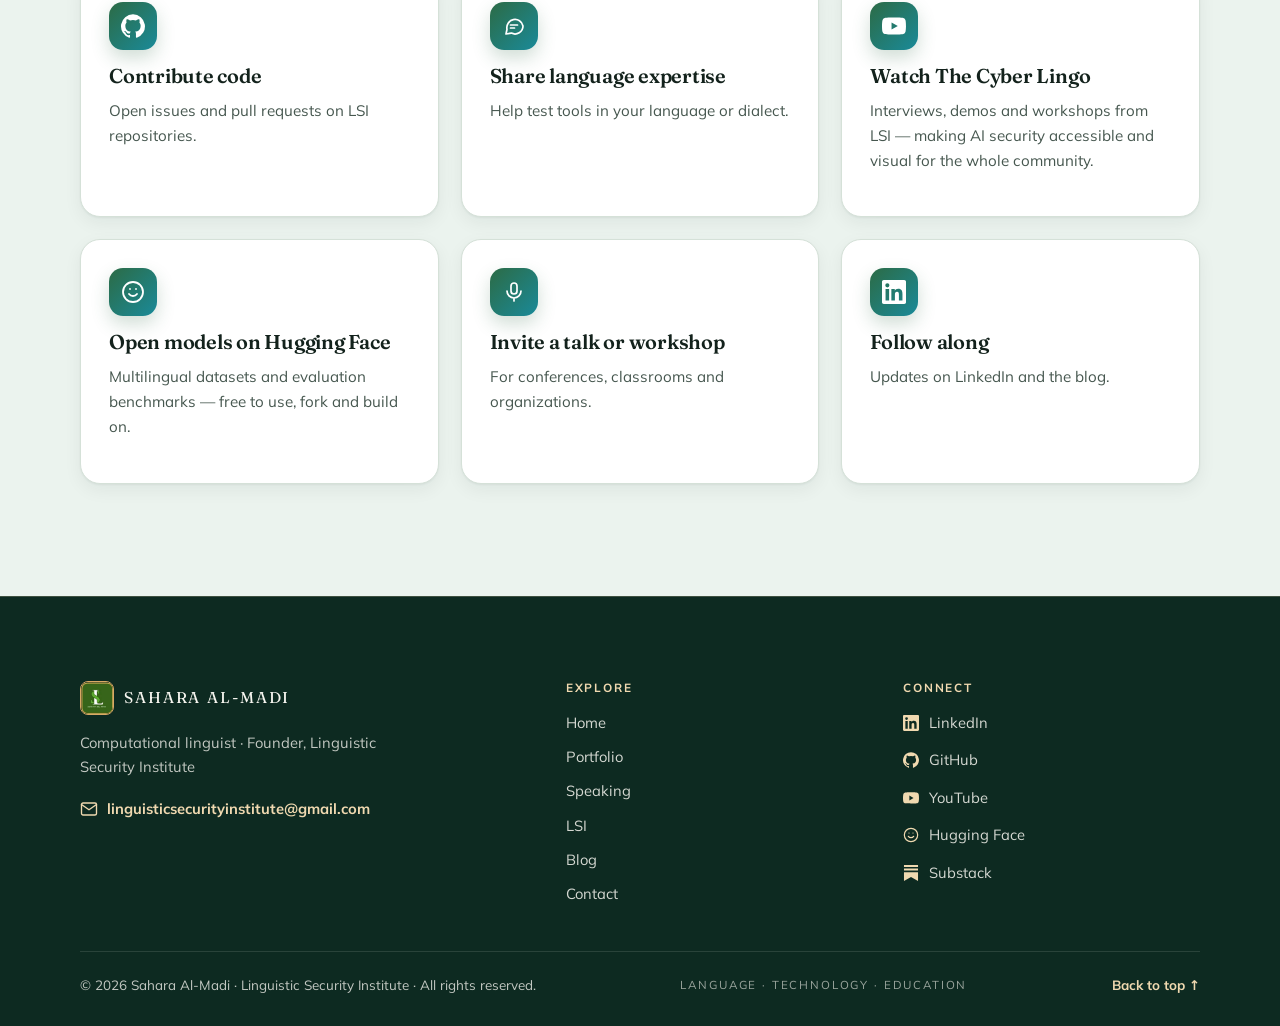
<file: lsi.html>
<!doctype html>
<html lang="en">
<head>
<meta charset="utf-8">
<meta name="viewport" content="width=device-width, initial-scale=1">
<title>Linguistic Security Institute — Sahara Al-Madi</title>
<meta name="description" content="Sahara Al-Madi is a computational linguist working on multilingual NLP, AI governance and linguistic security, and founder of the Linguistic Security Institute.">
<meta property="og:title" content="Linguistic Security Institute — Sahara Al-Madi">
<meta property="og:description" content="Sahara Al-Madi is a computational linguist working on multilingual NLP, AI governance and linguistic security, and founder of the Linguistic Security Institute.">
<link rel="icon" href="assets/lsi-logo.png">
<link rel="stylesheet" href="assets/site.css">
<style>body{margin:0;background:#f6f2e7} .sam:not(.js) .tools .lang, .sam:not(.js) [data-panel] { display: none !important; }</style>
</head>
<body>
<div class="sam" lang="en-US" dir="ltr">
<a class="skip" href="#main" data-i18n="skip">Skip to content</a>
<header class="topbar">
  <div class="wrap">
    <a class="brand" href="/"><img src="assets/lsi-logo.png" alt="" width="34" height="34"><span data-i18n="name">Sahara Al-Madi</span></a>
    <nav aria-label="Main"><ul class="nav" id="sam-nav">
      <li><a href="/" data-i18n="nav.home">Home</a></li><li><a href="portfolio.html" data-i18n="nav.portfolio">Portfolio</a></li><li><a href="speaking.html" data-i18n="nav.speaking">Speaking</a></li><li><a href="lsi.html" aria-current="page" data-i18n="nav.lsi">LSI</a></li><li><a href="blog/index.html" data-i18n="nav.blog">Blog</a></li>
      <li><a href="contact.html" data-i18n="nav.contact">Contact</a></li>
    </ul></nav>
    <div class="tools">
      <div class="lang" role="group" aria-label="Language" data-i18n-aria="lang.label"><button type="button" data-lang="en" aria-pressed="true" lang="en" title="English (US)">EN</button><button type="button" data-lang="es" aria-pressed="false" lang="es" title="Español (México)">ES</button><button type="button" data-lang="it" aria-pressed="false" lang="it" title="Italiano">IT</button><button type="button" data-lang="ar" aria-pressed="false" lang="ar" title="العربية">AR</button></div>
      <button type="button" class="icon-btn" data-panel aria-expanded="false" aria-controls="sam-a11y">
        <svg width="16" height="16" viewBox="0 0 24 24" fill="none" stroke="currentColor" stroke-width="2" aria-hidden="true"><circle cx="12" cy="4.5" r="2"/><path d="M4 8.5l8 1.5 8-1.5M12 10v5l-3 6M12 15l3 6"/></svg>
        <span class="lbl" data-i18n="a11y.btn">Access</span></button>
      <button type="button" class="icon-btn menu-btn" data-menu aria-expanded="false" aria-controls="sam-nav"><span data-i18n="nav.menu">Menu</span></button>
    </div>
  </div>
</header>
<div class="a11y-panel" id="sam-a11y" role="dialog" aria-labelledby="sam-a11y-t" hidden>
  <h2 id="sam-a11y-t" data-i18n="a11y.title">Reading & accommodation</h2>
  <p data-i18n="a11y.hint" class="hint">Your choices are remembered on this device.</p>
  <div class="a11y-row"><span data-i18n="a11y.size">Text size</span>
    <div class="size-btns" role="group"><button type="button" data-size="0" aria-pressed="true" style="font-size:12px">A</button><button type="button" data-size="1" aria-pressed="false" style="font-size:14px">A</button><button type="button" data-size="2" aria-pressed="false" style="font-size:16px">A</button><button type="button" data-size="3" aria-pressed="false" style="font-size:18px">A</button></div></div>
  <div class="a11y-row"><span id="lbl-text" data-i18n="a11y.text">Text-only mode</span>
      <button type="button" class="switch" role="switch" aria-checked="false" data-mode="text" aria-labelledby="lbl-text"></button></div><div class="a11y-row"><span id="lbl-readable" data-i18n="a11y.readable">Readable font (dyslexia-friendly)</span>
      <button type="button" class="switch" role="switch" aria-checked="false" data-mode="readable" aria-labelledby="lbl-readable"></button></div><div class="a11y-row"><span id="lbl-contrast" data-i18n="a11y.contrast">High contrast</span>
      <button type="button" class="switch" role="switch" aria-checked="false" data-mode="contrast" aria-labelledby="lbl-contrast"></button></div><div class="a11y-row"><span id="lbl-dark" data-i18n="a11y.dark">Night-sky theme</span>
      <button type="button" class="switch" role="switch" aria-checked="false" data-mode="dark" aria-labelledby="lbl-dark"></button></div><div class="a11y-row"><span id="lbl-calm" data-i18n="a11y.calm">Reduce motion</span>
      <button type="button" class="switch" role="switch" aria-checked="false" data-mode="calm" aria-labelledby="lbl-calm"></button></div>
  <button type="button" class="reset" data-reset data-i18n="a11y.reset">Reset all</button>
  <button type="button" class="reset" data-panel data-i18n="a11y.close" style="margin-top:6px">Close</button>
</div>
<main id="main">
<div class="text-only-note wrap" data-i18n="textonly.note">Text-only mode is on: images and decoration are hidden. Turn it off from the Access menu.</div>
<section class="hero page-hero">
  <div class="stars deco" aria-hidden="true"></div><div class="orbit deco" aria-hidden="true"></div>
  <div class="wrap">
    <img class="deco" src="assets/lsi-logo.png" alt="" width="84" height="84" style="border-radius:16px;border:2px solid var(--gold);margin-bottom:18px">
    <p data-i18n="lsi.eyebrow" class="eyebrow">Linguistic Security Institute · open-source research</p>
    <h1 data-i18n="lsi.h1" style="max-width:18ch">Language is not just data. It is inheritance.</h1>
    <p data-i18n="lsi.lede" class="lede">The Linguistic Security Institute asks what AI systems owe the communities whose languages they process. We build frameworks, tools and conversations for a world where technology serves language, not the other way around.</p>
    <div class="btns">
      <a class="btn btn-gold" href="#framework" data-i18n="lsi.b1">Explore the framework</a>
      <a class="btn btn-ghost" href="#research" data-i18n="lsi.b2">Read the research</a>
      <a class="btn btn-ghost" href="speaking.html#inquire" data-i18n="lsi.b3">Work with us</a>
    </div>
  </div>
  <svg class="landscape deco" viewBox="0 0 1440 200" preserveAspectRatio="none" aria-hidden="true" focusable="false">
  <path d="M0 120 C180 70 320 110 480 85 S760 40 920 80 S1240 60 1440 95 V200 H0Z" fill="#1d4f3b" opacity=".6"/>
  <path d="M0 146 L12 88 L24 146 Z M26 144 L43 65 L59 144 Z M42 152 L61 62 L80 152 Z M59 153 L72 92 L85 153 Z M74 147 L89 77 L103 147 Z M89 150 L98 107 L107 150 Z M116 147 L125 105 L134 147 Z M132 150 L147 77 L163 150 Z M147 153 L166 63 L185 153 Z M164 154 L175 102 L186 154 Z M198 144 L214 69 L230 144 Z M230 150 L246 75 L262 150 Z M245 144 L256 92 L267 144 Z M276 146 L295 54 L315 146 Z M299 146 L312 82 L326 146 Z M330 153 L339 108 L349 153 Z M353 154 L368 81 L384 154 Z M372 153 L381 109 L390 153 Z M404 147 L420 69 L437 147 Z M429 152 L438 108 L447 152 Z M445 144 L461 70 L476 144 Z M478 151 L489 100 L499 151 Z M509 156 L523 91 L536 156 Z M533 153 L547 86 L561 153 Z M561 148 L574 87 L587 148 Z M582 146 L600 58 L619 146 Z M603 153 L612 110 L621 153 Z M626 151 L641 80 L656 151 Z M650 151 L668 67 L685 151 Z M673 145 L689 69 L705 145 Z M690 150 L705 80 L719 150 Z M709 149 L727 63 L745 149 Z M727 150 L741 81 L756 150 Z M742 145 L759 65 L776 145 Z M773 156 L789 82 L804 156 Z M797 155 L809 96 L822 155 Z M822 151 L838 75 L854 151 Z M854 151 L873 62 L891 151 Z M870 145 L889 54 L908 145 Z M892 155 L906 87 L921 155 Z M908 155 L917 114 L925 155 Z M931 153 L948 74 L964 153 Z M959 155 L971 99 L983 155 Z M985 149 L1002 69 L1019 149 Z M999 149 L1013 82 L1027 149 Z M1018 145 L1034 68 L1050 145 Z M1047 147 L1056 106 L1064 147 Z M1070 155 L1080 109 L1089 155 Z M1091 150 L1104 87 L1117 150 Z M1120 146 L1129 103 L1138 146 Z M1148 152 L1161 89 L1174 152 Z M1170 150 L1180 104 L1189 150 Z M1201 155 L1213 100 L1224 155 Z M1228 154 L1241 94 L1253 154 Z M1254 146 L1265 94 L1276 146 Z M1270 146 L1280 97 L1291 146 Z M1291 147 L1308 67 L1325 147 Z M1305 153 L1319 84 L1334 153 Z M1324 148 L1335 94 L1347 148 Z M1338 150 L1348 103 L1358 150 Z M1369 153 L1382 92 L1395 153 Z M1401 146 L1413 88 L1425 146 Z M1431 154 L1447 77 L1463 154 Z" fill="#0d2a21"/>
  <rect x="0" y="148" width="1440" height="52" fill="#0d2a21"/>
  <path d="M0 168 C120 156 240 180 360 168 S600 156 720 168 960 180 1080 168 1320 156 1440 168 V200 H0Z" fill="#1a8a99" opacity=".7"/>
  <path class="near" d="M0 182 C140 172 260 192 400 182 S680 172 820 182 1100 192 1240 182 1380 176 1440 180 V200 H0Z" fill="var(--bg)"/>
</svg>
</section>

<section class="block" id="framework"><div class="wrap">
  <p class="kicker" data-i18n="fw.k">The framework</p><h2 class="sec-title" data-i18n="fw.t">What is linguistic security?</h2>
  <p class="definition" data-i18n="fw.def">Linguistic security is the principle that AI systems must be accountable to the communities whose languages they process.</p>
  <p class="test-line" data-i18n="fw.test">It asks not only whether a system works, but who it works for, who it fails, and who decides.</p>
  <div style="margin-top:40px"><p class="kicker" data-i18n="pl.k">Three pillars</p><h2 class="sec-title" data-i18n="pl.t">What we hold AI systems to</h2></div>
  <div class="grid g3"><article class="card pillar"><div class="num ltr">01</div><h3 data-i18n="pl1.t">Data sovereignty</h3><p data-i18n="pl1.q" class="q">Who controls the language data, and who benefits from its use?</p><p data-i18n="pl1.d">Communities consent to how their languages are represented, and share in the value their languages create.</p></article><article class="card pillar"><div class="num ltr">02</div><h3 data-i18n="pl2.t">Transparency</h3><p data-i18n="pl2.q" class="q">Which languages are represented, which are missing, and how does the system perform on each?</p><p data-i18n="pl2.d">Per-language reporting and open reasoning, because aggregate metrics hide uneven consequences.</p></article><article class="card pillar"><div class="num ltr">03</div><h3 data-i18n="pl3.t">Social value</h3><p data-i18n="pl3.q" class="q">Does the system serve the community, or extract from it?</p><p data-i18n="pl3.d">Accuracy alone is not enough if the output causes harm or reinforces historical inequities.</p></article></div>
  <blockquote class="sig" data-i18n="fw.sig">Language carries culture, trust, and meaning across generations. It also carries risk. Linguistic security is the discipline of honoring the first while accounting for the second.</blockquote>
</div></section>

<section class="block alt" id="audiences"><div class="wrap">
  <p class="kicker" data-i18n="aud.k">Read it your way</p><h2 class="sec-title" data-i18n="aud.t">Linguistic security for your field</h2>
  <div class="tabs" role="tablist" aria-label="Audience"><button type="button" role="tab" id="tab-sec" aria-controls="panel-sec" aria-selected="true" data-i18n="aud.sec">Security</button><button type="button" role="tab" id="tab-edu" aria-controls="panel-edu" aria-selected="false" data-i18n="aud.edu">Education</button><button type="button" role="tab" id="tab-pol" aria-controls="panel-pol" aria-selected="false" data-i18n="aud.pol">Policy</button></div>
  <div class="tabpanel" role="tabpanel" id="panel-sec" aria-labelledby="tab-sec">
      <h3 data-i18n="aud.sec">Security</h3><p data-i18n="aud.sec.d">Linguistic security is the study of how language becomes an attack surface in AI systems, and what it takes to defend it. Non-English, dialectal and code-switched inputs slip past safety guardrails far more often than English. These are not edge cases. They are structural vulnerabilities, and LSI measures them, publishes tools to test for them, and trains teams to close them.</p>
      <a class="btn btn-sm btn-solid" href="https://github.com/LinguisticSecurityInstitute/linguistic-firewall" data-i18n="aud.sec.b">Try the Linguistic Firewall</a></div><div class="tabpanel" role="tabpanel" id="panel-edu" aria-labelledby="tab-edu">
      <h3 data-i18n="aud.edu">Education</h3><p data-i18n="aud.edu.d">For learners and educators, linguistic security means AI systems must serve the communities whose languages they process, not extract from them. AI tutors, translation tools and automated assessment are entering classrooms, yet they often fail on dialects and marginalized languages, flattening the diversity that makes language learning rich. Linguistic security asks what these systems owe learners, and brings educators in as partners.</p>
      <a class="btn btn-sm btn-solid" href="speaking.html#inquire" data-i18n="aud.edu.b">Invite a workshop for educators</a></div><div class="tabpanel" role="tabpanel" id="panel-pol" aria-labelledby="tab-pol">
      <h3 data-i18n="aud.pol">Policy</h3><p data-i18n="aud.pol.d">As AI mediates access to healthcare, benefits, education and civic life, failures on dialectal and marginalized languages become civil-rights failures. LSI’s governance framework rests on data sovereignty, transparency and social value, and is anchored in existing instruments including the CARE Principles, the EU AI Act, GDPR and the Nagoya Protocol. It asks who controls the data, who benefits, and who is accountable when interpretation fails.</p>
      <a class="btn btn-sm btn-solid" href="speaking.html#inquire" data-i18n="aud.pol.b">Discuss a policy briefing</a></div>
</div></section>

<section class="block"><div class="wrap">
  <p class="kicker" data-i18n="pil.k">How we work</p><h2 class="sec-title" data-i18n="pil.t">Three practices</h2>
  <div class="grid g3"><article class="card"><span class="glyph deco" aria-hidden="true"><svg viewBox="0 0 24 24" fill="none" stroke="currentColor" stroke-width="1.7" stroke-linecap="round" stroke-linejoin="round"><path d="M4 20V10M10 20V4M16 20v-7M22 20H2"/></svg></span><h3 data-i18n="pil1.t">Audit</h3><p data-i18n="pil1.d">Evaluating LLMs for dialectal degradation, tokenization disparities and semantic failure modes across low- and high-resource languages.</p></article><article class="card"><span class="glyph deco" aria-hidden="true"><svg viewBox="0 0 24 24" fill="none" stroke="currentColor" stroke-width="1.7" stroke-linecap="round" stroke-linejoin="round"><path d="M8 7l-5 5 5 5M16 7l5 5-5 5M13 4l-2 16"/></svg></span><h3 data-i18n="pil2.t">Build</h3><p data-i18n="pil2.d">Python toolkits, security frameworks and datasets that help developers defend against polyglot poisoning and cross-lingual prompt injection.</p></article><article class="card"><span class="glyph deco" aria-hidden="true"><svg viewBox="0 0 24 24" fill="none" stroke="currentColor" stroke-width="1.7" stroke-linecap="round" stroke-linejoin="round"><path d="M4 5a2 2 0 012-2h13v16H6a2 2 0 00-2 2V5z"/><path d="M4 19a2 2 0 012-2h13"/></svg></span><h3 data-i18n="pil3.t">Govern & teach</h3><p data-i18n="pil3.d">Standards for linguistic safety in institutional AI pipelines, plus hands-on workshops for students, developers and researchers.</p></article></div>
</div></section>

<section class="block alt"><div class="wrap">
  <p class="kicker" data-i18n="ini.k">Active initiatives</p><h2 class="sec-title" data-i18n="ini.t">What we’re building</h2>
  <div class="grid g2"><a class="card" href="https://github.com/LinguisticSecurityInstitute/linguistic-firewall" rel="noopener" target="_blank"><span class="glyph deco" aria-hidden="true"><svg viewBox="0 0 24 24" fill="none" stroke="currentColor" stroke-width="1.7" stroke-linecap="round" stroke-linejoin="round"><path d="M12 3l8 3v6c0 4.5-3.4 8.2-8 9-4.6-.8-8-4.5-8-9V6l8-3z"/><path d="M8.5 10h7M8.5 13.5h5"/></svg></span>
  <h3 class="ltr">Linguistic Firewall: Polyglot Poisoning</h3><p data-i18n="o1.d">Python toolkit for detecting multilingual prompt injection, code-switching guardrail bypasses and polyglot poisoning. Presented at BSides San Diego 2026.</p><div class="chips"><span class="chip ltr" data-i18n="chip.python">Python</span><span class="chip" data-i18n="chip.security">Security</span><span class="chip" data-i18n="chip.multilingual-nlp">Multilingual NLP</span></div>
  <span class="more" data-i18n="os.gh" style="margin-top:14px">View on GitHub →</span></a><a class="card" href="https://github.com/LinguisticSecurityInstitute/YOHAKU2026" rel="noopener" target="_blank"><span class="glyph deco" aria-hidden="true"><svg viewBox="0 0 24 24" fill="none" stroke="currentColor" stroke-width="1.7" stroke-linecap="round" stroke-linejoin="round"><circle cx="12" cy="12" r="3"/><ellipse cx="12" cy="12" rx="10" ry="4.5" transform="rotate(-25 12 12)"/></svg></span>
  <h3 class="ltr">Seven Generations in Orbit</h3><p data-i18n="o4.d">Interactive decision tool for responsible space-debris prioritization, built for the YOHAKU hackathon’s Challenge 2.</p><div class="chips"><span class="chip" data-i18n="chip.space-governance">Space governance</span><span class="chip" data-i18n="chip.decision-support">Decision support</span><span class="chip ltr" data-i18n="chip.html-js">HTML/JS</span></div>
  <span class="more" data-i18n="os.gh" style="margin-top:14px">View on GitHub →</span></a><a class="card" href="https://github.com/bintdamiana" rel="noopener" target="_blank"><span class="glyph deco" aria-hidden="true"><svg viewBox="0 0 24 24" fill="none" stroke="currentColor" stroke-width="1.7" stroke-linecap="round" stroke-linejoin="round"><path d="M2 12h2M6 8v8M10 5v14M14 8v8M18 10v4M22 12h-2"/></svg></span>
  <h3 class="ltr">Mitote</h3><p data-i18n="o2.d">Retrieval-augmented text-to-speech prototype supporting Nahuatl-aware Spanish pronunciation, for Indigenous language preservation.</p><div class="chips"><span class="chip ltr" data-i18n="chip.rag">RAG</span><span class="chip" data-i18n="chip.tts">TTS</span><span class="chip" data-i18n="chip.nahuatl">Nahuatl</span></div>
  <span class="more" data-i18n="os.gh" style="margin-top:14px">View on GitHub →</span></a><a class="card" href="https://github.com/bintdamiana" rel="noopener" target="_blank"><span class="glyph deco" aria-hidden="true"><svg viewBox="0 0 24 24" fill="none" stroke="currentColor" stroke-width="1.7" stroke-linecap="round" stroke-linejoin="round"><path d="M8 7l-5 5 5 5M16 7l5 5-5 5M13 4l-2 16"/></svg></span>
  <h3 class="ltr">CLI Linter for Language</h3><p data-i18n="o3.d">Early-stage command-line tool that flags hard-coded English and missing multilingual or dialect support in software projects.</p><div class="chips"><span class="chip ltr" data-i18n="chip.cli">CLI</span><span class="chip ltr" data-i18n="chip.i18n">i18n</span><span class="chip" data-i18n="chip.dialects">Dialects</span></div>
  <span class="more" data-i18n="os.gh" style="margin-top:14px">View on GitHub →</span></a></div>
</div></section>

<section class="block" id="demos"><div class="wrap">
  <p class="kicker" data-i18n="demo.kicker">Demos</p><h2 class="sec-title" data-i18n="demo.title">Featured demos</h2><p class="sec-intro" data-i18n="demo.intro">Working prototypes from the Linguistic Security Institute, open on GitHub.</p>
  <div class="demos">
<article class="demo">
  <div class="band fw"><div data-i18n="d1.tag" class="tag">AI security · BSides San Diego 2026</div><h3 class="ltr">Linguistic Firewall: Polyglot Poisoning</h3></div>
  <div class="body"><p data-i18n="d1.d">A prototype that probes LLM guardrails for "polyglot poisoning": using dialects, scripts and code-switching to slip past safety filters tuned mostly for English.</p><ul class="points"><li data-i18n="d1.p1">Web interface and API on Python 3.9+</li><li data-i18n="d1.p2">Runs against local Ollama-compatible models</li><li data-i18n="d1.p3">Basis for the DEATHCon 2026 hands-on workshop</li></ul><p data-i18n="d1.note" class="note">Responsible disclosure: full attack prompts are shared only with verified researchers working on defenses.</p>
    <div class="btns"><a class="btn btn-sm btn-solid" href="https://github.com/LinguisticSecurityInstitute/linguistic-firewall" rel="noopener" target="_blank" data-i18n="btn.code">Code on GitHub ↗</a>
    <a class="btn btn-sm btn-line" href="mailto:linguisticsecurityinstitute@gmail.com?subject=Linguistic%20Firewall%20researcher%20access" data-i18n="btn.access">Request researcher access</a></div></div>
</article>
<article class="demo">
  <div class="band orbit"><div data-i18n="d2.tag" class="tag">YOHAKU Space Debris Hackathon · Challenge 2</div><h3 class="ltr">Seven Generations in Orbit</h3></div>
  <div class="body"><p data-i18n="d2.d">A decision tool for choosing which space-debris objects to take responsibility for first, built on seven questions grounded in the Lakota principles shared through the challenge.</p><ul class="points"><li data-i18n="d2.p1">Six real debris objects, each with its web of relationships</li><li data-i18n="d2.p2">Compares today’s ranking with one seven generations ahead</li><li data-i18n="d2.p3">Refuses to rank until standing to decide is established</li></ul>
    <div class="btns"><a class="btn btn-sm btn-solid" href="https://almadilsitask2yohaku.kimi.page/" rel="noopener" target="_blank" data-i18n="btn.live">Live demo ↗</a>
    <a class="btn btn-sm btn-line" href="https://github.com/LinguisticSecurityInstitute/YOHAKU2026" rel="noopener" target="_blank" data-i18n="btn.code">Code on GitHub ↗</a></div></div>
</article>
</div>
</div></section>

<section class="block" id="research"><div class="wrap">
  <p class="kicker" data-i18n="res.k">Research</p><h2 class="sec-title" data-i18n="res.title">Research & publications</h2>
  <p class="sec-intro" data-i18n="res.lsi.intro">Peer-reviewed papers and conference presentations from LSI research. Paper titles are shown in their original language of publication.</p>
  <div class="grid g2 research"><article class="card paper">
  <div class="tag"><span data-i18n="ven.semeval">SemEval @ Association for Computational Linguistics 2026</span> · <span data-i18n="status.published">Published</span></div>
  <h3 class="ltr">NAMAA at SemEval-2026 Task 9: Comparing Generative, Retrieval-Augmented, and Discriminative Methods for Arabic Online Polarization Detection and Type Classification</h3>
  <p class="role"><span data-i18n="r2.role">Second author · error analysis lead</span></p>
  <p data-i18n="r2.d">Error analysis across 10+ LLMs including DeepSeek, Qwen, Gemma, Llama and Fanar — investigating dialectal bias, hallucinations, Clever Hans effects and gold-label inconsistencies.</p>
  <div class="chips"><span class="chip ltr" data-i18n="chip.rag-icl">RAG-ICL</span><span class="chip" data-i18n="chip.error-analysis">Error analysis</span><span class="chip" data-i18n="chip.dialectal-bias">Dialectal bias</span></div>
  <a class="more" href="https://aclanthology.org/2026.semeval-1.439/" rel="noopener" target="_blank" data-i18n="link.paper">Read the paper →</a>
</article><article class="card paper">
  <div class="tag"><span data-i18n="ven.barec">Arabic NLP @ Empirical Methods of Natural Language Processing 2026 · BAREC Shared Task</span> · <span data-i18n="status.published">Published</span></div>
  <h3 class="ltr">LSI at BAREC Shared Task 2026: Training Convergence, Heuristics, and Ensembles for Arabic Sentence-Level Readability</h3>
  <p class="role"><span data-i18n="r1.role">Solo author · presenting researcher</span></p>
  <p data-i18n="r1.d">Ensemble of AraBERT, AraModernBERT and CAMeLBERT with SAMER lexicon features for 19-level readability. Ranked 1st in the Constrained Track and 3rd in the Open Track.</p>
  <div class="chips"><span class="chip ltr" data-i18n="chip.arabert">AraBERT</span><span class="chip ltr" data-i18n="chip.camelbert">CAMeLBERT</span><span class="chip ltr" data-i18n="chip.samer">SAMER</span><span class="chip" data-i18n="chip.ensembles">Ensembles</span></div>
  <a class="more" href="https://barec.camel-lab.com/sharedtask2026" rel="noopener" target="_blank" data-i18n="link.task">Shared task →</a>
</article><article class="card paper">
  <div class="tag"><span data-i18n="ven.tsll">Technology for Second Language Learning 2026 · Iowa State University</span> · <span data-i18n="status.presented">Abstract · Presented</span></div>
  <h3 class="ltr">To Listen is to Inherit: From Grandmothers to Generative Models</h3>
  <p class="role"><span data-i18n="r3.role">Solo author · presenting researcher</span></p>
  <p data-i18n="r3.d">Presenting how human traditions of listening and carrying memory can inform what we want from what and how we build.</p>
  <div class="chips"><span class="chip" data-i18n="chip.education">Education</span><span class="chip" data-i18n="chip.language">Language</span><span class="chip" data-i18n="chip.linguistic-security">Linguistic security</span></div>
</article><article class="card paper">
  <div class="tag"><span data-i18n="ven.gsa">Geological Society of America — GSA Connects 2026 · Colorado Convention Center, Denver</span> · <span data-i18n="status.presented">Abstract · Presented</span></div>
  <h3 class="ltr">Indigenous Data Sovereignty in AI-Driven Earth Observation: A Framework for Equitable Geoscience and Education</h3>
  <p data-i18n="r4.d">A proposed framework for Indigenous data sovereignty in geoscience and education.</p>
  <div class="chips"><span class="chip" data-i18n="chip.indigenous-data-sovereignty">Indigenous data sovereignty</span><span class="chip" data-i18n="chip.geoscience">Geoscience</span><span class="chip" data-i18n="chip.ai-governance">AI governance</span></div>
</article></div>
</div></section>

<section class="block alt" id="engagements"><div class="wrap">
  <p class="kicker" data-i18n="glance.k">2026 at a glance</p><h2 class="sec-title" data-i18n="glance.t">Research engagements & publications</h2>
  <div class="stats">
    <div class="stat"><b class="ltr">7</b><span data-i18n="g1">Speaking engagements</span></div>
    <div class="stat"><b class="ltr">2</b><span data-i18n="g2">Peer-reviewed papers</span></div>
    <div class="stat"><b class="ltr">2</b><span data-i18n="g3b">Live demos</span></div>
    <div class="stat"><b class="ltr">4</b><span data-i18n="g4">Open-source projects</span></div>
  </div>
    <figure class="poster">
    <a href="assets/lsi-engagements-2026.jpg" target="_blank" rel="noopener"><img src="assets/lsi-engagements-2026.jpg" width="2160" height="3340" loading="lazy" alt="Poster listing LSI’s 2026 speaking engagements and publications" data-i18n-alt="poster.alt"></a>
    <figcaption><span data-i18n="poster.cap">LSI 2026 Research Engagements & Publications</span><a href="assets/lsi-engagements-2026.jpg" target="_blank" rel="noopener" data-i18n="poster.open">Open full size ↗</a></figcaption>
  </figure>
  <div class="kit">
    <a class="card" href="assets/LSI-Poster-Portrait-2026.pdf" target="_blank" rel="noopener"><span class="glyph deco" aria-hidden="true"><svg viewBox="0 0 24 24" fill="none" stroke="currentColor" stroke-width="1.7" stroke-linecap="round" stroke-linejoin="round"><rect x="9" y="3" width="6" height="11" rx="3"/><path d="M5 11a7 7 0 0014 0M12 18v3"/></svg></span><h3 data-i18n="kit2.pt">Download poster — portrait</h3><p data-i18n="kit2.pd">Print-ready PDF · US Letter · all engagements, publications & open-source projects.</p><span class="more" data-i18n="kit.dl">Download ↓</span></a>
    <a class="card" href="assets/LSI-Poster-Landscape-2026.pdf" target="_blank" rel="noopener"><span class="glyph deco" aria-hidden="true"><svg viewBox="0 0 24 24" fill="none" stroke="currentColor" stroke-width="1.7" stroke-linecap="round" stroke-linejoin="round"><rect x="9" y="3" width="6" height="11" rx="3"/><path d="M5 11a7 7 0 0014 0M12 18v3"/></svg></span><h3 data-i18n="kit2.lt">Download poster — landscape</h3><p data-i18n="kit2.ld">Print-ready PDF · US Letter landscape · ideal for wide screens and displays.</p><span class="more" data-i18n="kit.dl">Download ↓</span></a>
    <a class="card" href="speaking.html#speaker-deck"><span class="glyph deco" aria-hidden="true"><svg viewBox="0 0 24 24" fill="none" stroke="currentColor" stroke-width="1.7" stroke-linecap="round" stroke-linejoin="round"><path d="M4 5a2 2 0 012-2h13v16H6a2 2 0 00-2 2V5z"/><path d="M4 19a2 2 0 012-2h13"/></svg></span><h3 data-i18n="kit2.st">View the speaker kit</h3><p data-i18n="kit2.sd">Full 11-slide speaker deck with bio, framework overview, engagements and inquiry info.</p><span class="more" data-i18n="kit2.view">View →</span></a>
    <a class="card" href="https://docs.google.com/forms/d/e/1FAIpQLSfYIryQNWFWlKuIRPGL1lqg7giIMWGLlpkgukA0AJf5lLCF3Q/viewform?usp=header" target="_blank" rel="noopener"><span class="glyph deco" aria-hidden="true"><svg viewBox="0 0 24 24" fill="none" stroke="currentColor" stroke-width="1.7" stroke-linecap="round" stroke-linejoin="round"><path d="M4 4h16c1.1 0 2 .9 2 2v12c0 1.1-.9 2-2 2H4c-1.1 0-2-.9-2-2V6c0-1.1.9-2 2-2z"/><polyline points="22,6 12,13 2,6"/></svg></span><h3 data-i18n="kit2.it">Start an inquiry</h3><p data-i18n="kit2.id">Discuss partnerships, workshops, speaking invitations or research collaborations.</p><span class="more" data-i18n="kit2.form">Fill out the form →</span></a>
    <a class="card" href="mailto:linguisticsecurityinstitute@gmail.com?subject=LSI%20Inquiry" rel="noopener"><span class="glyph deco" aria-hidden="true"><svg viewBox="0 0 24 24" fill="none" stroke="currentColor" stroke-width="1.7" stroke-linecap="round" stroke-linejoin="round"><path d="M4 4h16c1.1 0 2 .9 2 2v12c0 1.1-.9 2-2 2H4c-1.1 0-2-.9-2-2V6c0-1.1.9-2 2-2z"/><path d="M2 6l10 7 10-7"/></svg></span><h3 data-i18n="inq.email">Email us directly</h3><p data-i18n="kit2.ed">Prefer email? Write to us about anything at <span class="ltr">linguisticsecurityinstitute@gmail.com</span>.</p><span class="more" data-i18n="kit2.em">Email →</span></a>
  </div>
</div></section>

<section class="block"><div class="wrap">
  <div class="card feature-card">
    <p class="kicker" data-i18n="ws.k">Upcoming workshop</p>
    <h3 data-i18n="ws.t">Linguistic Firewall: expanded, reproducible edition</h3>
    <p data-i18n="ws.d">Built on the April 2026 BSides demo: an intensive hands-on session in polyglot red-teaming and defense frameworks. DEATHCon · November 14, 2026.</p>
    <a class="btn btn-gold" href="https://deathcon.io/workshops.html" rel="noopener" data-i18n="ws.btn">DEATHCon workshops →</a>
  </div>
</div></section>

<section class="block alt"><div class="wrap">
  <p class="kicker" data-i18n="join.k">Community</p><h2 class="sec-title" data-i18n="join.t">Join the Linguistic Security Institute</h2><p class="sec-intro" data-i18n="join.d">LSI is open to linguists, security researchers, developers, educators and community language keepers. Every dialect you bring makes the work stronger.</p>
  <div class="grid g3"><a class="card" href="https://github.com/linguisticsecurityinstitute" rel="noopener" target="_blank"><span class="glyph deco" aria-hidden="true"><svg viewBox="0 0 24 24" fill="currentColor" aria-hidden="true"><path d="M12 .3a12 12 0 00-3.8 23.38c.6.12.83-.26.83-.57l-.02-2.04c-3.34.73-4.04-1.6-4.04-1.6-.55-1.4-1.34-1.77-1.34-1.77-1.08-.74.09-.73.09-.73 1.2.09 1.84 1.24 1.84 1.24 1.07 1.83 2.8 1.3 3.5 1 .1-.78.42-1.31.76-1.6-2.67-.31-5.47-1.34-5.47-5.93 0-1.31.47-2.38 1.24-3.22-.14-.3-.54-1.52.1-3.18 0 0 1-.32 3.3 1.23a11.5 11.5 0 016 0c2.28-1.55 3.29-1.23 3.29-1.23.64 1.66.24 2.88.12 3.18a4.65 4.65 0 011.23 3.22c0 4.61-2.8 5.62-5.48 5.92.42.36.81 1.1.81 2.22l-.01 3.29c0 .31.2.69.82.57A12 12 0 0012 .3"/></svg></span><h3 data-i18n="j1.t">Contribute code</h3><p data-i18n="j1.d">Open issues and pull requests on LSI repositories.</p></a><a class="card" href="https://docs.google.com/forms/d/e/1FAIpQLSfYIryQNWFWlKuIRPGL1lqg7giIMWGLlpkgukA0AJf5lLCF3Q/viewform?usp=header" target="_blank" rel="noopener"><span class="glyph deco" aria-hidden="true"><svg viewBox="0 0 24 24" fill="none" stroke="currentColor" stroke-width="1.7" stroke-linecap="round" stroke-linejoin="round"><path d="M21 12a8 8 0 01-11.6 7.1L4 20l1-4.7A8 8 0 1121 12z"/><path d="M8.5 11h7M8.5 14h4"/></svg></span><h3 data-i18n="j2.t">Share language expertise</h3><p data-i18n="j2.d">Help test tools in your language or dialect.</p></a><a class="card" href="https://www.youtube.com/@TheCyberLingo" rel="noopener" target="_blank"><span class="glyph deco" aria-hidden="true"><svg viewBox="0 0 24 24" fill="currentColor" aria-hidden="true"><path d="M23.5 6.19a3.02 3.02 0 00-2.12-2.14C19.5 3.55 12 3.55 12 3.55s-7.5 0-9.38.5A3.02 3.02 0 00.5 6.19C0 8.07 0 12 0 12s0 3.93.5 5.81a3.02 3.02 0 002.12 2.14c1.88.5 9.38.5 9.38.5s7.5 0 9.38-.5a3.02 3.02 0 002.12-2.14C24 15.93 24 12 24 12s0-3.93-.5-5.81zM9.55 15.57V8.43L15.82 12l-6.27 3.57z"/></svg></span><h3 data-i18n="j5.t">Watch The Cyber Lingo</h3><p data-i18n="j5.d">Interviews, demos and workshops from LSI — making AI security accessible and visual for the whole community.</p></a><a class="card" href="https://huggingface.co/madisahara" rel="noopener" target="_blank"><span class="glyph deco" aria-hidden="true"><svg viewBox="0 0 24 24" fill="none" stroke="currentColor" stroke-width="1.8" stroke-linecap="round" stroke-linejoin="round" aria-hidden="true"><circle cx="12" cy="12" r="10"/><path d="M8 14s1.5 2 4 2 4-2 4-2"/><path d="M9 9h.01M15 9h.01"/></svg></span><h3 data-i18n="j6.t">Open models on Hugging Face</h3><p data-i18n="j6.d">Multilingual datasets and evaluation benchmarks — free to use, fork and build on.</p></a><a class="card" href="speaking.html#inquire" rel="noopener"><span class="glyph deco" aria-hidden="true"><svg viewBox="0 0 24 24" fill="none" stroke="currentColor" stroke-width="1.7" stroke-linecap="round" stroke-linejoin="round"><rect x="9" y="3" width="6" height="11" rx="3"/><path d="M5 11a7 7 0 0014 0M12 18v3"/></svg></span><h3 data-i18n="j3.t">Invite a talk or workshop</h3><p data-i18n="j3.d">For conferences, classrooms and organizations.</p></a><a class="card" href="https://www.linkedin.com/company/linguistic-security-institute" rel="noopener" target="_blank"><span class="glyph deco" aria-hidden="true"><svg viewBox="0 0 24 24" fill="currentColor" aria-hidden="true"><path d="M20.45 20.45h-3.55v-5.57c0-1.33-.03-3.04-1.85-3.04-1.85 0-2.14 1.45-2.14 2.94v5.67H9.36V9h3.41v1.56h.05c.48-.9 1.64-1.85 3.37-1.85 3.6 0 4.27 2.37 4.27 5.46v6.28zM5.34 7.43a2.06 2.06 0 110-4.13 2.06 2.06 0 010 4.13zM7.12 20.45H3.56V9h3.56v11.45zM22.23 0H1.77C.79 0 0 .77 0 1.73v20.54C0 23.23.79 24 1.77 24h20.45c.98 0 1.78-.77 1.78-1.73V1.73C24 .77 23.2 0 22.23 0z"/></svg></span><h3 data-i18n="j4.t">Follow along</h3><p data-i18n="j4.d">Updates on LinkedIn and the blog.</p></a></div>
</div></section>
</main>
<footer class="foot">
  <div class="wrap foot-grid">
    <div class="foot-brand">
      <a class="brand" href="/"><img src="assets/lsi-logo.png" alt="" width="34" height="34"><span data-i18n="name">Sahara Al-Madi</span></a>
      <p data-i18n="foot.tag">Computational linguist · Founder, Linguistic Security Institute</p>
      <a class="foot-mail" href="mailto:linguisticsecurityinstitute@gmail.com"><svg viewBox="0 0 24 24" fill="none" stroke="currentColor" stroke-width="1.8" stroke-linecap="round" stroke-linejoin="round" aria-hidden="true"><rect x="2" y="4" width="20" height="16" rx="2"/><path d="M2 6l10 7 10-7"/></svg><span class="ltr">linguisticsecurityinstitute@gmail.com</span></a>
    </div>
    <nav class="foot-col" aria-label="Footer"><h2 data-i18n="foot.explore">Explore</h2><ul><li><a href="/" data-i18n="nav.home">Home</a></li><li><a href="portfolio.html" data-i18n="nav.portfolio">Portfolio</a></li><li><a href="speaking.html" data-i18n="nav.speaking">Speaking</a></li><li><a href="lsi.html" data-i18n="nav.lsi">LSI</a></li><li><a href="blog/index.html" data-i18n="nav.blog">Blog</a></li><li><a href="contact.html" data-i18n="nav.contact">Contact</a></li></ul></nav>
    <div class="foot-col"><h2 data-i18n="foot.connect">Connect</h2><ul class="foot-social"><li><a href="https://www.linkedin.com/in/madisahara" rel="noopener" target="_blank"><svg viewBox="0 0 24 24" fill="currentColor" aria-hidden="true"><path d="M20.45 20.45h-3.55v-5.57c0-1.33-.03-3.04-1.85-3.04-1.85 0-2.14 1.45-2.14 2.94v5.67H9.36V9h3.41v1.56h.05c.48-.9 1.64-1.85 3.37-1.85 3.6 0 4.27 2.37 4.27 5.46v6.28zM5.34 7.43a2.06 2.06 0 110-4.13 2.06 2.06 0 010 4.13zM7.12 20.45H3.56V9h3.56v11.45zM22.23 0H1.77C.79 0 0 .77 0 1.73v20.54C0 23.23.79 24 1.77 24h20.45c.98 0 1.78-.77 1.78-1.73V1.73C24 .77 23.2 0 22.23 0z"/></svg><span>LinkedIn</span></a></li><li><a href="https://github.com/bintdamiana" rel="noopener" target="_blank"><svg viewBox="0 0 24 24" fill="currentColor" aria-hidden="true"><path d="M12 .3a12 12 0 00-3.8 23.38c.6.12.83-.26.83-.57l-.02-2.04c-3.34.73-4.04-1.6-4.04-1.6-.55-1.4-1.34-1.77-1.34-1.77-1.08-.74.09-.73.09-.73 1.2.09 1.84 1.24 1.84 1.24 1.07 1.83 2.8 1.3 3.5 1 .1-.78.42-1.31.76-1.6-2.67-.31-5.47-1.34-5.47-5.93 0-1.31.47-2.38 1.24-3.22-.14-.3-.54-1.52.1-3.18 0 0 1-.32 3.3 1.23a11.5 11.5 0 016 0c2.28-1.55 3.29-1.23 3.29-1.23.64 1.66.24 2.88.12 3.18a4.65 4.65 0 011.23 3.22c0 4.61-2.8 5.62-5.48 5.92.42.36.81 1.1.81 2.22l-.01 3.29c0 .31.2.69.82.57A12 12 0 0012 .3"/></svg><span>GitHub</span></a></li><li><a href="https://www.youtube.com/@TheCyberLingo" rel="noopener" target="_blank"><svg viewBox="0 0 24 24" fill="currentColor" aria-hidden="true"><path d="M23.5 6.19a3.02 3.02 0 00-2.12-2.14C19.5 3.55 12 3.55 12 3.55s-7.5 0-9.38.5A3.02 3.02 0 00.5 6.19C0 8.07 0 12 0 12s0 3.93.5 5.81a3.02 3.02 0 002.12 2.14c1.88.5 9.38.5 9.38.5s7.5 0 9.38-.5a3.02 3.02 0 002.12-2.14C24 15.93 24 12 24 12s0-3.93-.5-5.81zM9.55 15.57V8.43L15.82 12l-6.27 3.57z"/></svg><span>YouTube</span></a></li><li><a href="https://huggingface.co/madisahara" rel="noopener" target="_blank"><svg viewBox="0 0 24 24" fill="none" stroke="currentColor" stroke-width="1.8" stroke-linecap="round" stroke-linejoin="round" aria-hidden="true"><circle cx="12" cy="12" r="10"/><path d="M8 14s1.5 2 4 2 4-2 4-2"/><path d="M9 9h.01M15 9h.01"/></svg><span>Hugging Face</span></a></li><li><a href="https://substack.com/@linguisticsecurityinstitute" rel="noopener" target="_blank"><svg viewBox="0 0 24 24" fill="currentColor" aria-hidden="true"><path d="M22.54 8.24H1.46V5.41h21.08v2.83zM1.46 10.81V24L12 18.11 22.54 24V10.81H1.46zM22.54 0H1.46v2.84h21.08V0z"/></svg><span>Substack</span></a></li></ul></div>
  </div>
  <div class="wrap foot-bottom">
    <p>© <span data-year>2026</span> <span data-i18n="name">Sahara Al-Madi</span> · <span data-i18n="foot.rights">Linguistic Security Institute · All rights reserved.</span></p>
    <p class="place" data-i18n="foot.place">Language · Technology · Education</p>
    <a class="to-top" href="#main" data-i18n="foot.top">Back to top ↑</a>
  </div>
</footer>
</div>
<script>document.querySelectorAll('.sam').forEach(function(r){r.classList.add('js')});</script>
<script src="assets/site.js"></script>
</body>
</html>
</file>
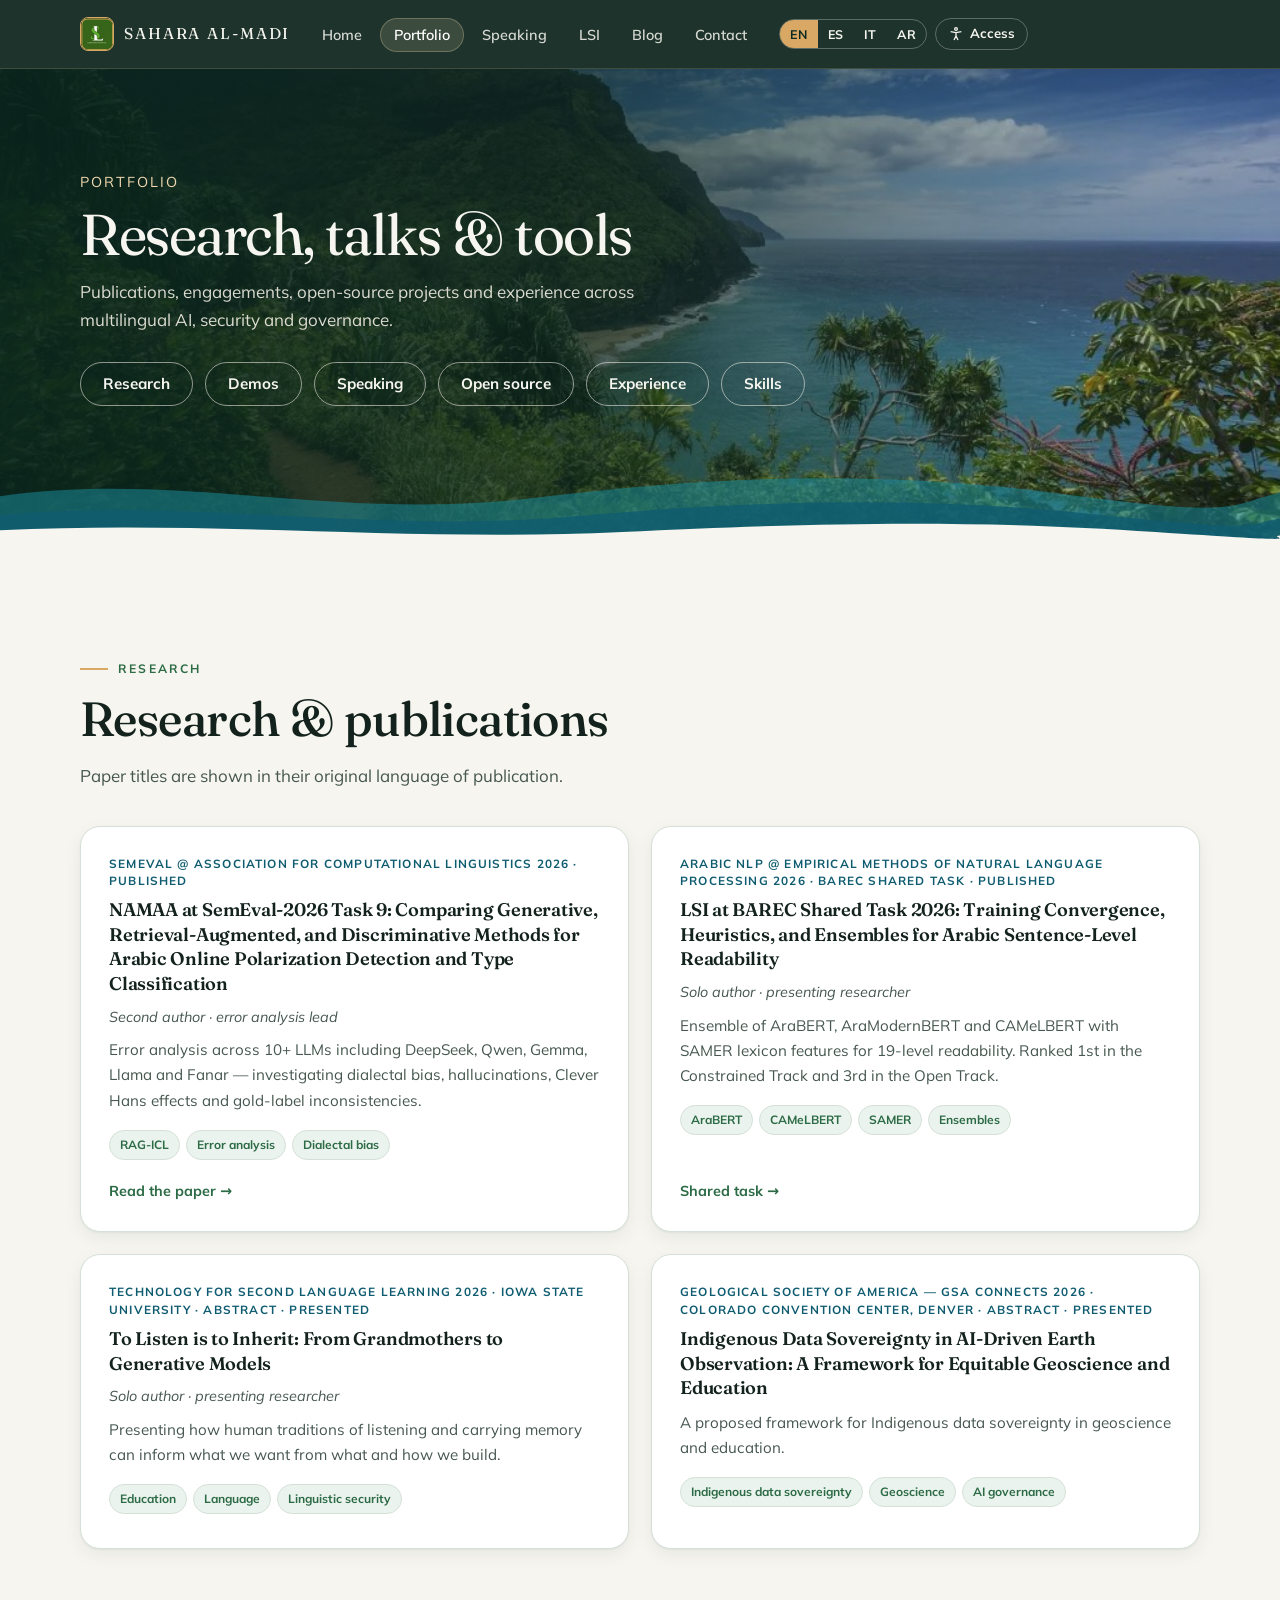
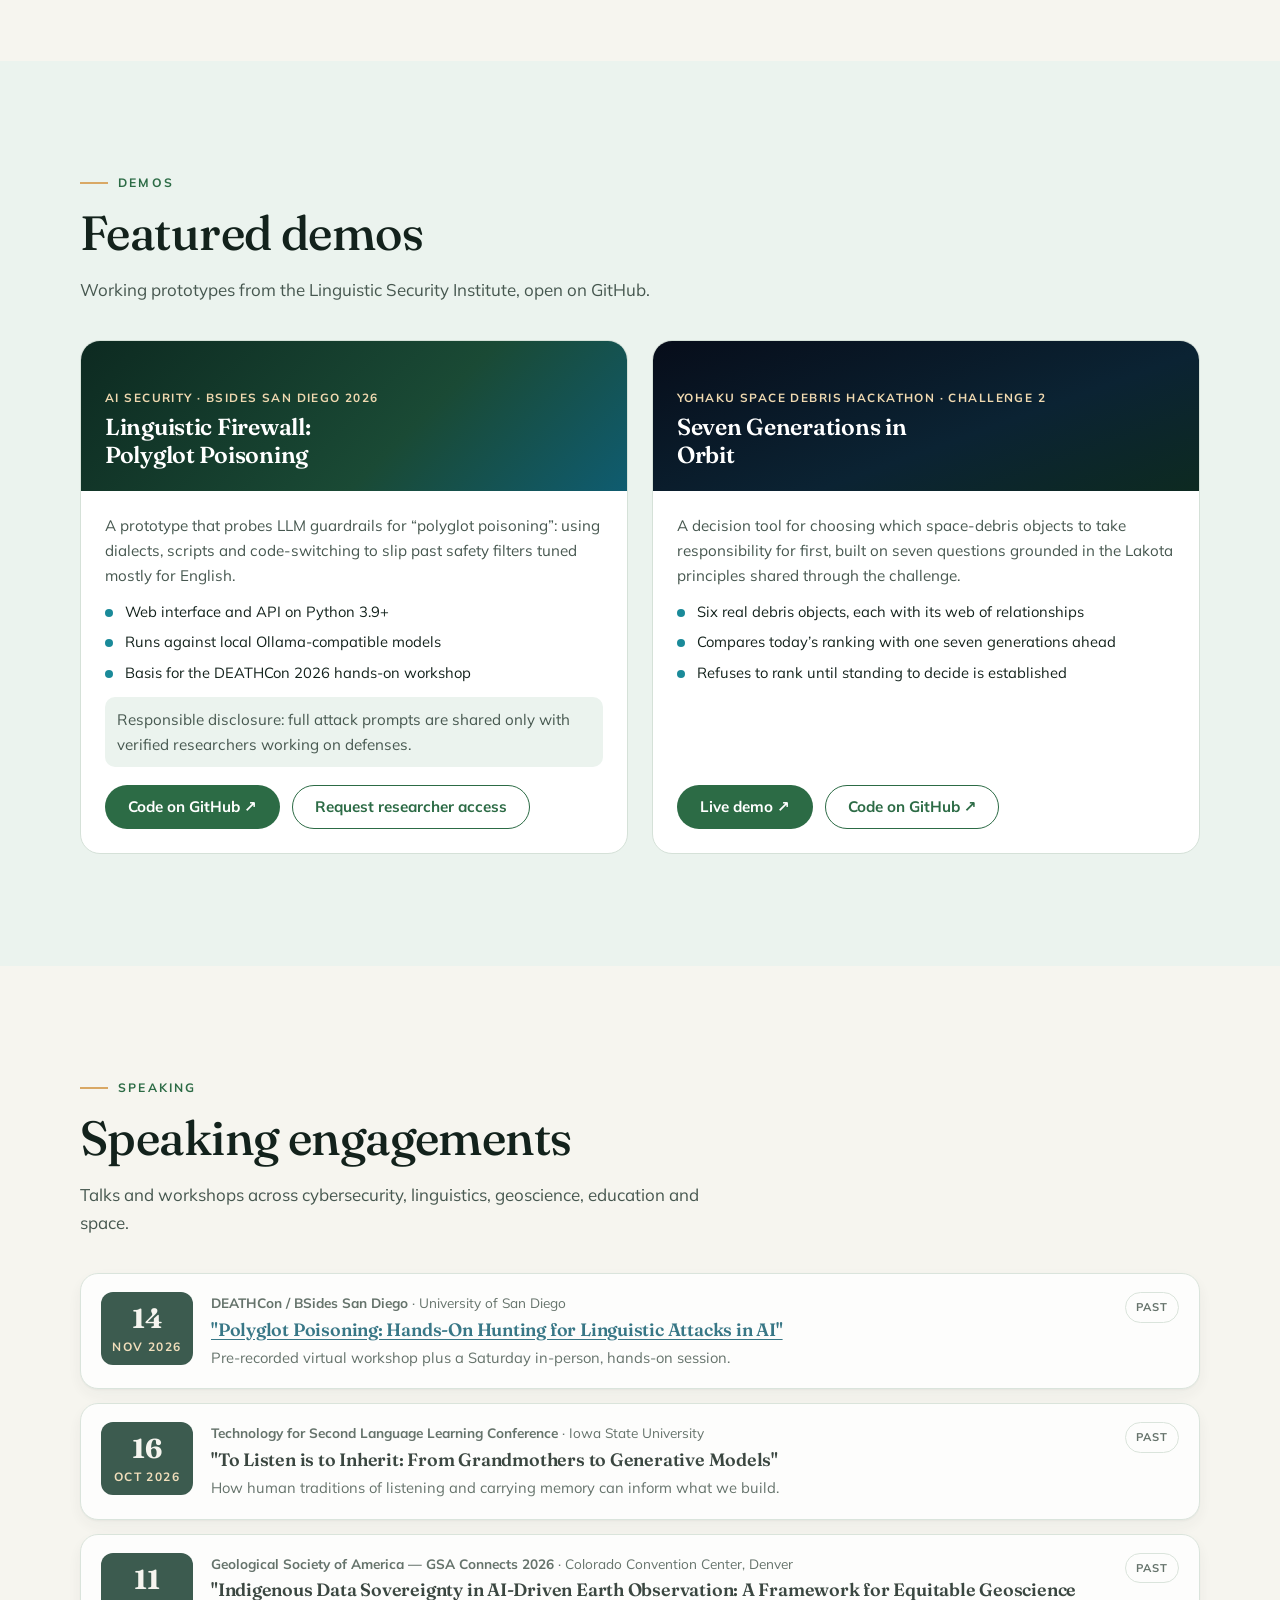
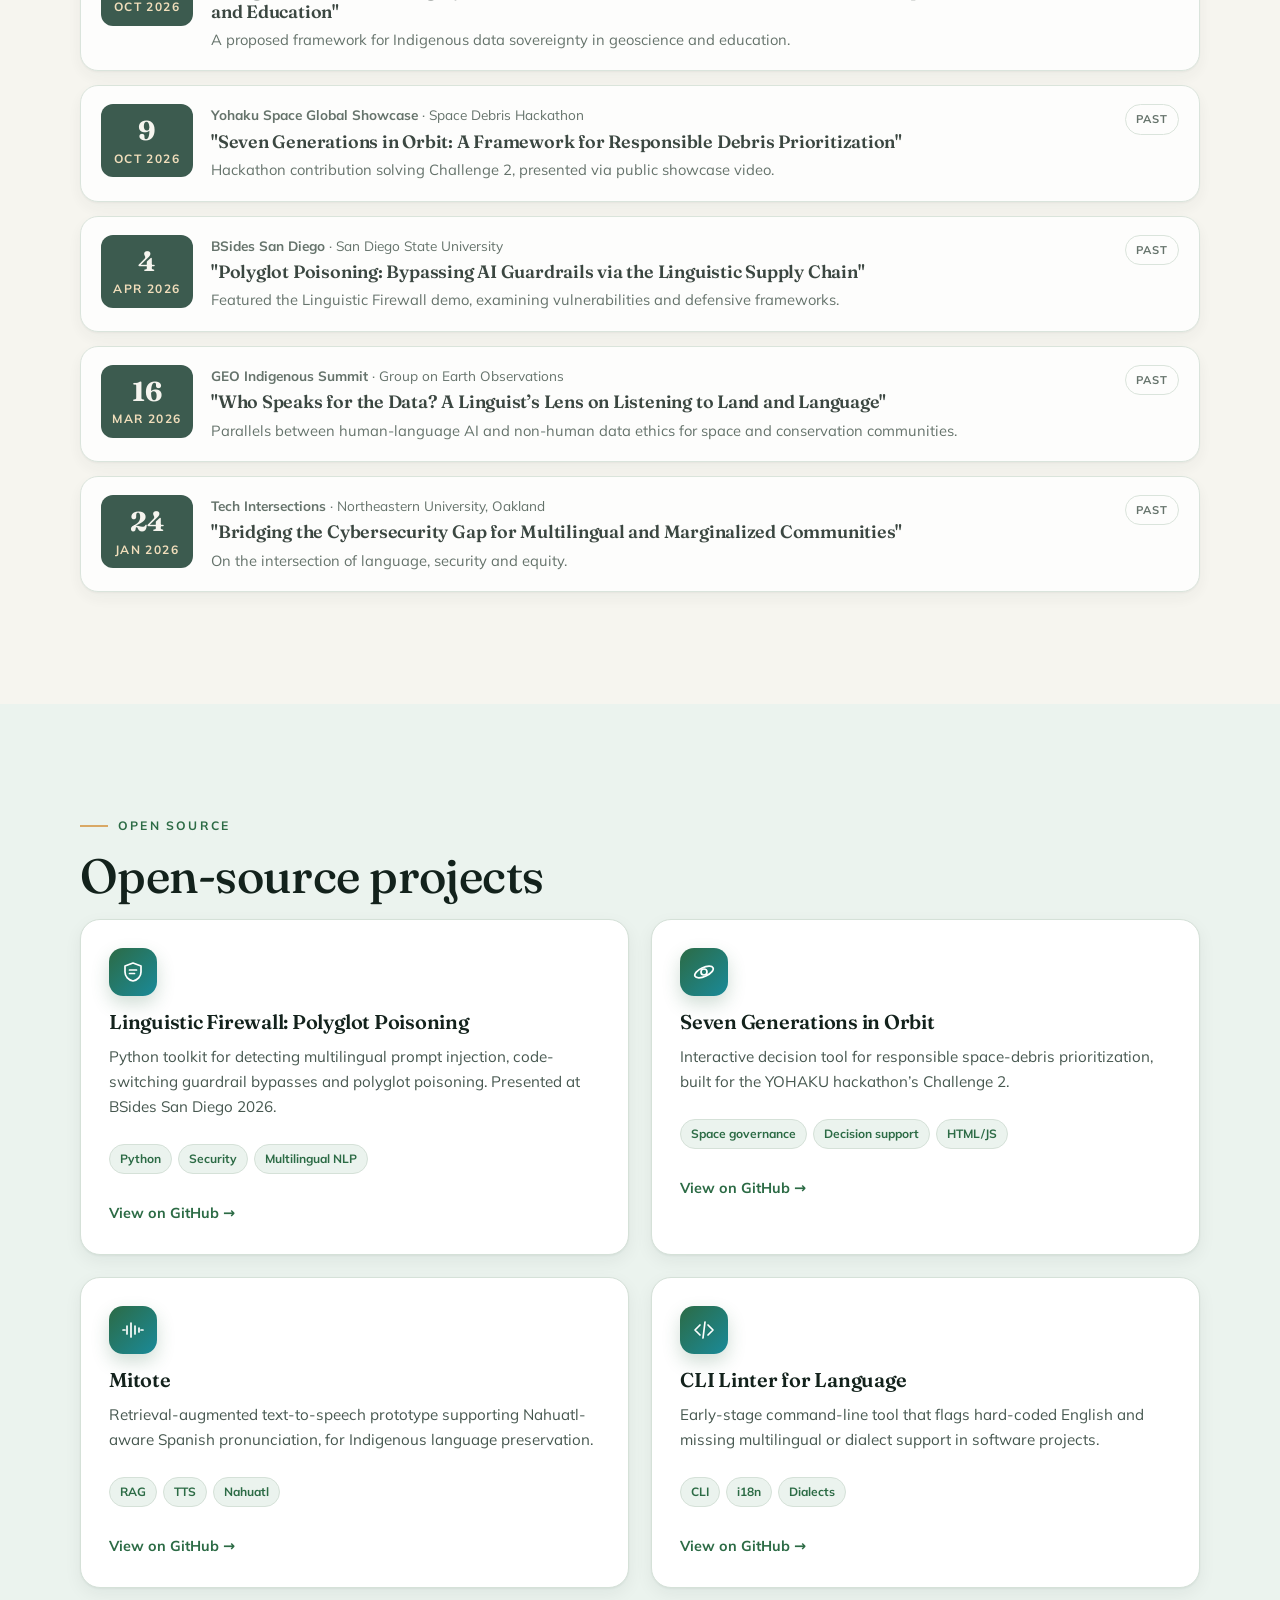
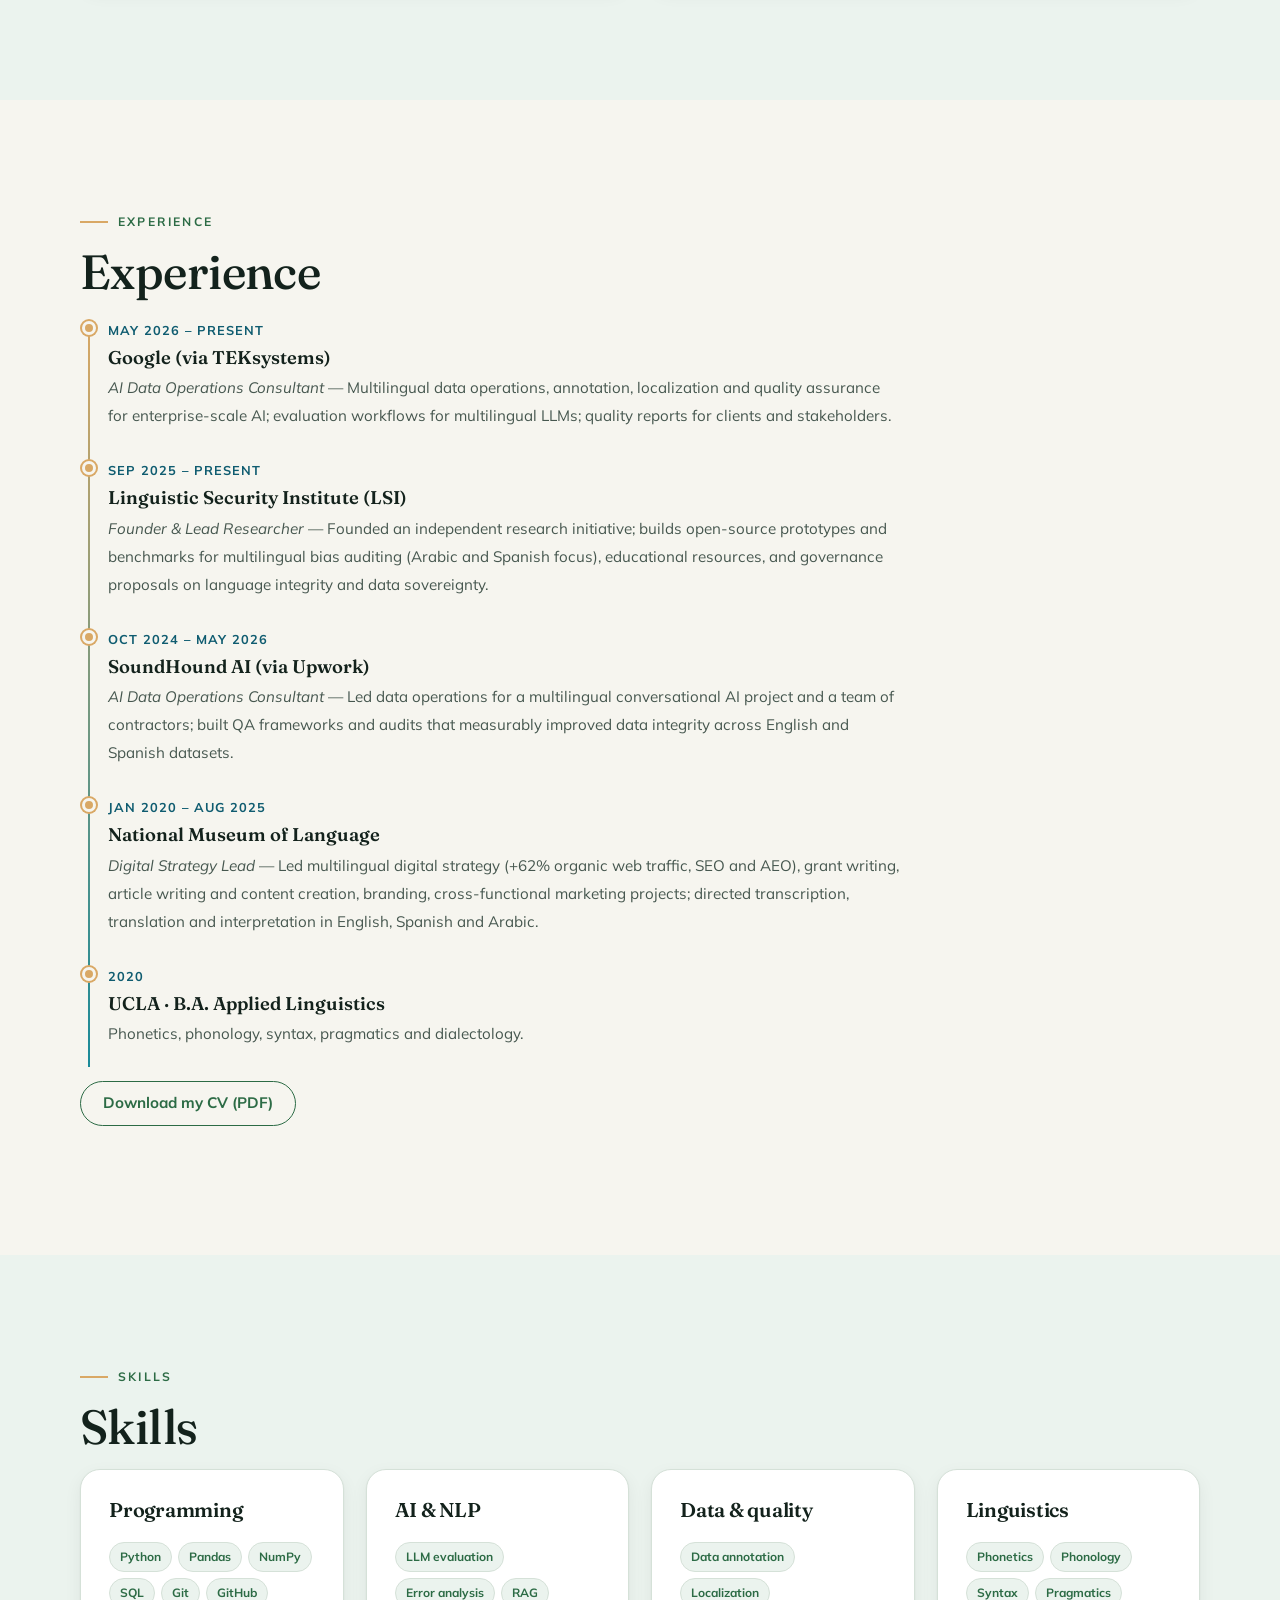
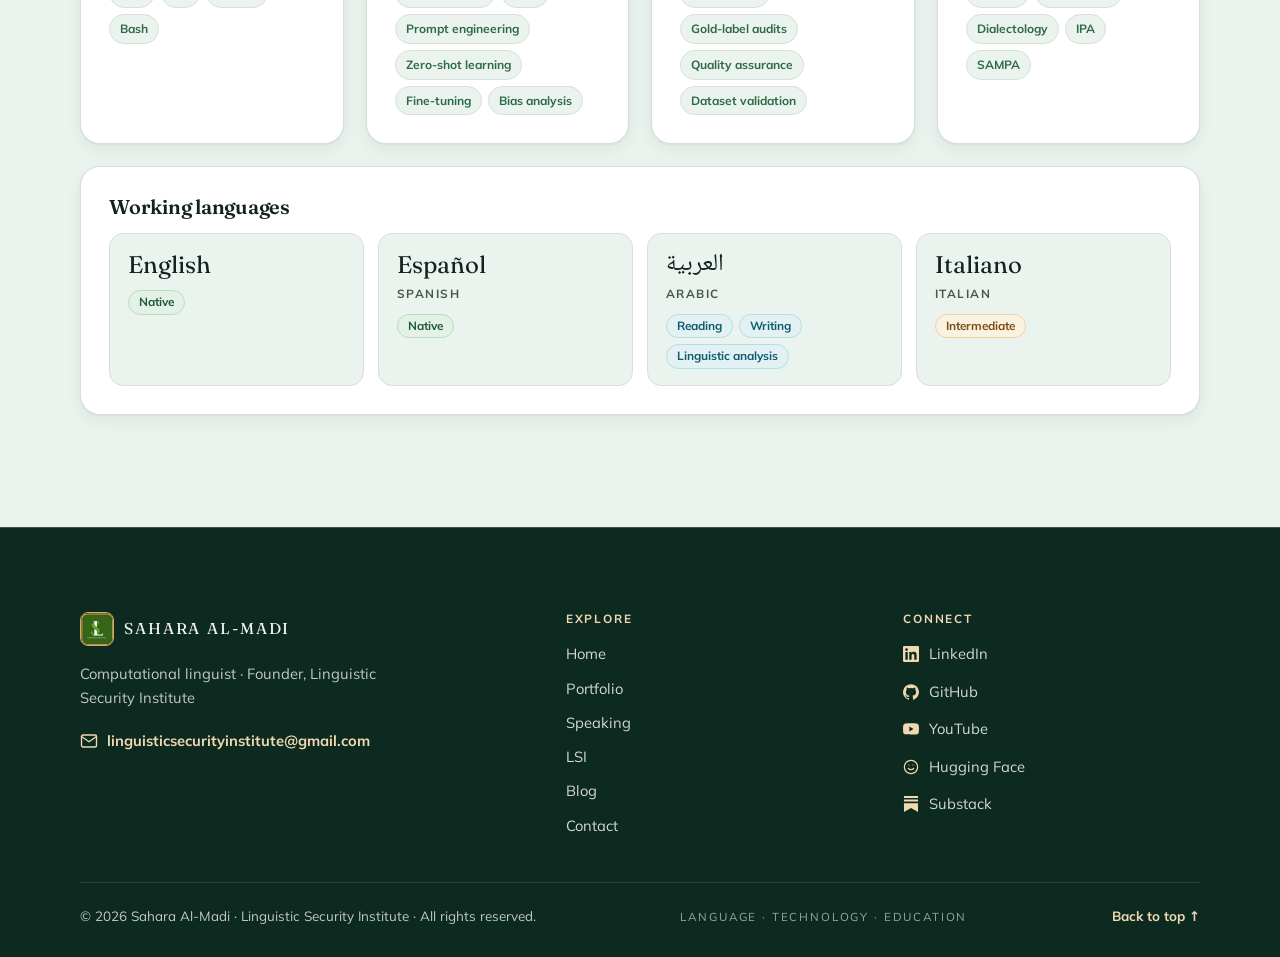
<file: portfolio.html>
<!doctype html>
<html lang="en">
<head>
<meta charset="utf-8">
<meta name="viewport" content="width=device-width, initial-scale=1">
<title>Portfolio — Sahara Al-Madi</title>
<meta name="description" content="Sahara Al-Madi is a computational linguist working on multilingual NLP, AI governance and linguistic security, and founder of the Linguistic Security Institute.">
<meta property="og:title" content="Portfolio — Sahara Al-Madi">
<meta property="og:description" content="Sahara Al-Madi is a computational linguist working on multilingual NLP, AI governance and linguistic security, and founder of the Linguistic Security Institute.">
<link rel="icon" href="assets/lsi-logo.png">
<link rel="stylesheet" href="assets/site.css">
<style>body{margin:0;background:#f6f2e7} .sam:not(.js) .tools .lang, .sam:not(.js) [data-panel] { display: none !important; }</style>
</head>
<body>
<div class="sam" lang="en-US" dir="ltr">
<a class="skip" href="#main" data-i18n="skip">Skip to content</a>
<header class="topbar">
  <div class="wrap">
    <a class="brand" href="/"><img src="assets/lsi-logo.png" alt="" width="34" height="34"><span data-i18n="name">Sahara Al-Madi</span></a>
    <nav aria-label="Main"><ul class="nav" id="sam-nav">
      <li><a href="/" data-i18n="nav.home">Home</a></li><li><a href="portfolio.html" aria-current="page" data-i18n="nav.portfolio">Portfolio</a></li><li><a href="speaking.html" data-i18n="nav.speaking">Speaking</a></li><li><a href="lsi.html" data-i18n="nav.lsi">LSI</a></li><li><a href="blog/index.html" data-i18n="nav.blog">Blog</a></li>
      <li><a href="contact.html" data-i18n="nav.contact">Contact</a></li>
    </ul></nav>
    <div class="tools">
      <div class="lang" role="group" aria-label="Language" data-i18n-aria="lang.label"><button type="button" data-lang="en" aria-pressed="true" lang="en" title="English (US)">EN</button><button type="button" data-lang="es" aria-pressed="false" lang="es" title="Español (México)">ES</button><button type="button" data-lang="it" aria-pressed="false" lang="it" title="Italiano">IT</button><button type="button" data-lang="ar" aria-pressed="false" lang="ar" title="العربية">AR</button></div>
      <button type="button" class="icon-btn" data-panel aria-expanded="false" aria-controls="sam-a11y">
        <svg width="16" height="16" viewBox="0 0 24 24" fill="none" stroke="currentColor" stroke-width="2" aria-hidden="true"><circle cx="12" cy="4.5" r="2"/><path d="M4 8.5l8 1.5 8-1.5M12 10v5l-3 6M12 15l3 6"/></svg>
        <span class="lbl" data-i18n="a11y.btn">Access</span></button>
      <button type="button" class="icon-btn menu-btn" data-menu aria-expanded="false" aria-controls="sam-nav"><span data-i18n="nav.menu">Menu</span></button>
    </div>
  </div>
</header>
<div class="a11y-panel" id="sam-a11y" role="dialog" aria-labelledby="sam-a11y-t" hidden>
  <h2 id="sam-a11y-t" data-i18n="a11y.title">Reading & accommodation</h2>
  <p data-i18n="a11y.hint" class="hint">Your choices are remembered on this device.</p>
  <div class="a11y-row"><span data-i18n="a11y.size">Text size</span>
    <div class="size-btns" role="group"><button type="button" data-size="0" aria-pressed="true" style="font-size:12px">A</button><button type="button" data-size="1" aria-pressed="false" style="font-size:14px">A</button><button type="button" data-size="2" aria-pressed="false" style="font-size:16px">A</button><button type="button" data-size="3" aria-pressed="false" style="font-size:18px">A</button></div></div>
  <div class="a11y-row"><span id="lbl-text" data-i18n="a11y.text">Text-only mode</span>
      <button type="button" class="switch" role="switch" aria-checked="false" data-mode="text" aria-labelledby="lbl-text"></button></div><div class="a11y-row"><span id="lbl-readable" data-i18n="a11y.readable">Readable font (dyslexia-friendly)</span>
      <button type="button" class="switch" role="switch" aria-checked="false" data-mode="readable" aria-labelledby="lbl-readable"></button></div><div class="a11y-row"><span id="lbl-contrast" data-i18n="a11y.contrast">High contrast</span>
      <button type="button" class="switch" role="switch" aria-checked="false" data-mode="contrast" aria-labelledby="lbl-contrast"></button></div><div class="a11y-row"><span id="lbl-dark" data-i18n="a11y.dark">Night-sky theme</span>
      <button type="button" class="switch" role="switch" aria-checked="false" data-mode="dark" aria-labelledby="lbl-dark"></button></div><div class="a11y-row"><span id="lbl-calm" data-i18n="a11y.calm">Reduce motion</span>
      <button type="button" class="switch" role="switch" aria-checked="false" data-mode="calm" aria-labelledby="lbl-calm"></button></div>
  <button type="button" class="reset" data-reset data-i18n="a11y.reset">Reset all</button>
  <button type="button" class="reset" data-panel data-i18n="a11y.close" style="margin-top:6px">Close</button>
</div>
<main id="main">
<div class="text-only-note wrap" data-i18n="textonly.note">Text-only mode is on: images and decoration are hidden. Turn it off from the Access menu.</div>
<section class="hero page-hero hero-photo">
  <img class="hero-bg deco" src="assets/hero-coast.jpg" alt="" width="1024" height="408">
  <div class="wrap">
    <p data-i18n="pf.eyebrow" class="eyebrow">Portfolio</p>
    <h1 data-i18n="pf.title">Research, talks & tools</h1>
    <p data-i18n="pf.lede" class="lede">Publications, engagements, open-source projects and experience across multilingual AI, security and governance.</p>
    <div class="btns"><a class="btn btn-ghost" href="#research" data-i18n="pf.j1">Research</a><a class="btn btn-ghost" href="#demos" data-i18n="demo.kicker">Demos</a><a class="btn btn-ghost" href="#speaking" data-i18n="pf.j2">Speaking</a><a class="btn btn-ghost" href="#opensource" data-i18n="pf.j3">Open source</a><a class="btn btn-ghost" href="#experience" data-i18n="pf.j4">Experience</a><a class="btn btn-ghost" href="#skills" data-i18n="pf.j5">Skills</a></div>
  </div>
  <svg class="landscape deco" viewBox="0 0 1440 120" preserveAspectRatio="none" aria-hidden="true" focusable="false" style="height:clamp(60px,8vw,110px)">
  <path d="M0 60 C200 30 380 90 600 62 S1000 30 1200 58 1380 70 1440 56 V120 H0Z" fill="#1a8a99" opacity=".55"/>
  <path d="M0 82 C220 62 420 104 640 84 S1040 60 1240 82 1400 92 1440 86 V120 H0Z" fill="#0f5c70" opacity=".8"/>
  <path class="near" d="M0 100 C240 88 460 114 700 102 S1100 88 1300 102 1420 108 1440 106 V120 H0Z" fill="var(--bg)"/>
</svg>
</section>

<section class="block" id="research"><div class="wrap">
  <p class="kicker" data-i18n="pf.j1">Research</p><h2 data-i18n="res.title" class="sec-title">Research & publications</h2><p data-i18n="res.intro" class="sec-intro">Paper titles are shown in their original language of publication.</p>
  <div class="grid g2 research"><article class="card paper">
  <div class="tag"><span data-i18n="ven.semeval">SemEval @ Association for Computational Linguistics 2026</span> · <span data-i18n="status.published">Published</span></div>
  <h3 class="ltr">NAMAA at SemEval-2026 Task 9: Comparing Generative, Retrieval-Augmented, and Discriminative Methods for Arabic Online Polarization Detection and Type Classification</h3>
  <p class="role"><span data-i18n="r2.role">Second author · error analysis lead</span></p>
  <p data-i18n="r2.d">Error analysis across 10+ LLMs including DeepSeek, Qwen, Gemma, Llama and Fanar — investigating dialectal bias, hallucinations, Clever Hans effects and gold-label inconsistencies.</p>
  <div class="chips"><span class="chip ltr" data-i18n="chip.rag-icl">RAG-ICL</span><span class="chip" data-i18n="chip.error-analysis">Error analysis</span><span class="chip" data-i18n="chip.dialectal-bias">Dialectal bias</span></div>
  <a class="more" href="https://aclanthology.org/2026.semeval-1.439/" rel="noopener" target="_blank" data-i18n="link.paper">Read the paper →</a>
</article><article class="card paper">
  <div class="tag"><span data-i18n="ven.barec">Arabic NLP @ Empirical Methods of Natural Language Processing 2026 · BAREC Shared Task</span> · <span data-i18n="status.published">Published</span></div>
  <h3 class="ltr">LSI at BAREC Shared Task 2026: Training Convergence, Heuristics, and Ensembles for Arabic Sentence-Level Readability</h3>
  <p class="role"><span data-i18n="r1.role">Solo author · presenting researcher</span></p>
  <p data-i18n="r1.d">Ensemble of AraBERT, AraModernBERT and CAMeLBERT with SAMER lexicon features for 19-level readability. Ranked 1st in the Constrained Track and 3rd in the Open Track.</p>
  <div class="chips"><span class="chip ltr" data-i18n="chip.arabert">AraBERT</span><span class="chip ltr" data-i18n="chip.camelbert">CAMeLBERT</span><span class="chip ltr" data-i18n="chip.samer">SAMER</span><span class="chip" data-i18n="chip.ensembles">Ensembles</span></div>
  <a class="more" href="https://barec.camel-lab.com/sharedtask2026" rel="noopener" target="_blank" data-i18n="link.task">Shared task →</a>
</article><article class="card paper">
  <div class="tag"><span data-i18n="ven.tsll">Technology for Second Language Learning 2026 · Iowa State University</span> · <span data-i18n="status.presented">Abstract · Presented</span></div>
  <h3 class="ltr">To Listen is to Inherit: From Grandmothers to Generative Models</h3>
  <p class="role"><span data-i18n="r3.role">Solo author · presenting researcher</span></p>
  <p data-i18n="r3.d">Presenting how human traditions of listening and carrying memory can inform what we want from what and how we build.</p>
  <div class="chips"><span class="chip" data-i18n="chip.education">Education</span><span class="chip" data-i18n="chip.language">Language</span><span class="chip" data-i18n="chip.linguistic-security">Linguistic security</span></div>
</article><article class="card paper">
  <div class="tag"><span data-i18n="ven.gsa">Geological Society of America — GSA Connects 2026 · Colorado Convention Center, Denver</span> · <span data-i18n="status.presented">Abstract · Presented</span></div>
  <h3 class="ltr">Indigenous Data Sovereignty in AI-Driven Earth Observation: A Framework for Equitable Geoscience and Education</h3>
  <p data-i18n="r4.d">A proposed framework for Indigenous data sovereignty in geoscience and education.</p>
  <div class="chips"><span class="chip" data-i18n="chip.indigenous-data-sovereignty">Indigenous data sovereignty</span><span class="chip" data-i18n="chip.geoscience">Geoscience</span><span class="chip" data-i18n="chip.ai-governance">AI governance</span></div>
</article></div>
</div></section>

<section class="block alt" id="demos"><div class="wrap">
  <p class="kicker" data-i18n="demo.kicker">Demos</p><h2 class="sec-title" data-i18n="demo.title">Featured demos</h2><p class="sec-intro" data-i18n="demo.intro">Working prototypes from the Linguistic Security Institute, open on GitHub.</p>
  <div class="demos">
<article class="demo">
  <div class="band fw"><div data-i18n="d1.tag" class="tag">AI security · BSides San Diego 2026</div><h3 class="ltr">Linguistic Firewall: Polyglot Poisoning</h3></div>
  <div class="body"><p data-i18n="d1.d">A prototype that probes LLM guardrails for "polyglot poisoning": using dialects, scripts and code-switching to slip past safety filters tuned mostly for English.</p><ul class="points"><li data-i18n="d1.p1">Web interface and API on Python 3.9+</li><li data-i18n="d1.p2">Runs against local Ollama-compatible models</li><li data-i18n="d1.p3">Basis for the DEATHCon 2026 hands-on workshop</li></ul><p data-i18n="d1.note" class="note">Responsible disclosure: full attack prompts are shared only with verified researchers working on defenses.</p>
    <div class="btns"><a class="btn btn-sm btn-solid" href="https://github.com/LinguisticSecurityInstitute/linguistic-firewall" rel="noopener" target="_blank" data-i18n="btn.code">Code on GitHub ↗</a>
    <a class="btn btn-sm btn-line" href="mailto:linguisticsecurityinstitute@gmail.com?subject=Linguistic%20Firewall%20researcher%20access" data-i18n="btn.access">Request researcher access</a></div></div>
</article>
<article class="demo">
  <div class="band orbit"><div data-i18n="d2.tag" class="tag">YOHAKU Space Debris Hackathon · Challenge 2</div><h3 class="ltr">Seven Generations in Orbit</h3></div>
  <div class="body"><p data-i18n="d2.d">A decision tool for choosing which space-debris objects to take responsibility for first, built on seven questions grounded in the Lakota principles shared through the challenge.</p><ul class="points"><li data-i18n="d2.p1">Six real debris objects, each with its web of relationships</li><li data-i18n="d2.p2">Compares today’s ranking with one seven generations ahead</li><li data-i18n="d2.p3">Refuses to rank until standing to decide is established</li></ul>
    <div class="btns"><a class="btn btn-sm btn-solid" href="https://almadilsitask2yohaku.kimi.page/" rel="noopener" target="_blank" data-i18n="btn.live">Live demo ↗</a>
    <a class="btn btn-sm btn-line" href="https://github.com/LinguisticSecurityInstitute/YOHAKU2026" rel="noopener" target="_blank" data-i18n="btn.code">Code on GitHub ↗</a></div></div>
</article>
</div>
</div></section>

<section class="block" id="speaking"><div class="wrap">
  <p class="kicker" data-i18n="pf.j2">Speaking</p><h2 data-i18n="sp.title" class="sec-title">Speaking engagements</h2><p data-i18n="sp.intro" class="sec-intro">Talks and workshops across cybersecurity, linguistics, geoscience, education and space.</p>
  <div class="events"><article class="event">
  <div class="date" data-date="2026-11-14"><span class="d">14</span><span class="m">Nov 2026</span></div>
  <div>
    <div class="where"><strong class="ltr">DEATHCon / BSides San Diego</strong> · <span class="ltr">University of San Diego</span></div>
    <h3 class="ltr"><a href="https://deathcon.io/workshops.html" rel="noopener" target="_blank">"Polyglot Poisoning: Hands-On Hunting for Linguistic Attacks in AI"</a></h3>
    <p data-i18n="ev.death">Pre-recorded virtual workshop plus a Saturday in-person, hands-on session.</p>
  </div>
  <span class="badge" data-fmt="fmt.hybrid">Virtual & in person</span>
</article><article class="event">
  <div class="date" data-date="2026-10-16"><span class="d">16</span><span class="m">Oct 2026</span></div>
  <div>
    <div class="where"><strong class="ltr">Technology for Second Language Learning Conference</strong> · <span class="ltr">Iowa State University</span></div>
    <h3 class="ltr">"To Listen is to Inherit: From Grandmothers to Generative Models"</h3>
    <p data-i18n="ev.tsll">How human traditions of listening and carrying memory can inform what we build.</p>
  </div>
  <span class="badge" data-fmt="fmt.virtual">Virtual</span>
</article><article class="event">
  <div class="date" data-date="2026-10-11"><span class="d">11</span><span class="m">Oct 2026</span></div>
  <div>
    <div class="where"><strong class="ltr">Geological Society of America — GSA Connects 2026</strong> · <span class="ltr">Colorado Convention Center, Denver</span></div>
    <h3 class="ltr">"Indigenous Data Sovereignty in AI-Driven Earth Observation: A Framework for Equitable Geoscience and Education"</h3>
    <p data-i18n="ev.gsa">A proposed framework for Indigenous data sovereignty in geoscience and education.</p>
  </div>
  <span class="badge" data-fmt="fmt.inperson">In person</span>
</article><article class="event">
  <div class="date" data-date="2026-10-09"><span class="d">9</span><span class="m">Oct 2026</span></div>
  <div>
    <div class="where"><strong class="ltr">Yohaku Space Global Showcase</strong> · <span class="ltr">Space Debris Hackathon</span></div>
    <h3 class="ltr">"Seven Generations in Orbit: A Framework for Responsible Debris Prioritization"</h3>
    <p data-i18n="ev.yohaku">Hackathon contribution solving Challenge 2, presented via public showcase video.</p>
  </div>
  <span class="badge" data-fmt="fmt.virtual">Virtual</span>
</article><article class="event is-past">
  <div class="date" data-date="2026-04-04"><span class="d">4</span><span class="m">Apr 2026</span></div>
  <div>
    <div class="where"><strong class="ltr">BSides San Diego</strong> · <span class="ltr">San Diego State University</span></div>
    <h3 class="ltr">"Polyglot Poisoning: Bypassing AI Guardrails via the Linguistic Supply Chain"</h3>
    <p data-i18n="ev.bsides">Featured the Linguistic Firewall demo, examining vulnerabilities and defensive frameworks.</p>
  </div>
  <span class="badge past" data-fmt="fmt.inperson">Past</span>
</article><article class="event is-past">
  <div class="date" data-date="2026-03-16"><span class="d">16</span><span class="m">Mar 2026</span></div>
  <div>
    <div class="where"><strong class="ltr">GEO Indigenous Summit</strong> · <span class="ltr">Group on Earth Observations</span></div>
    <h3 class="ltr">"Who Speaks for the Data? A Linguist’s Lens on Listening to Land and Language"</h3>
    <p data-i18n="ev.geo">Parallels between human-language AI and non-human data ethics for space and conservation communities.</p>
  </div>
  <span class="badge past" data-fmt="fmt.virtual">Past</span>
</article><article class="event is-past">
  <div class="date" data-date="2026-01-24"><span class="d">24</span><span class="m">Jan 2026</span></div>
  <div>
    <div class="where"><strong class="ltr">Tech Intersections</strong> · <span class="ltr">Northeastern University, Oakland</span></div>
    <h3 class="ltr">"Bridging the Cybersecurity Gap for Multilingual and Marginalized Communities"</h3>
    <p data-i18n="ev.tech">On the intersection of language, security and equity.</p>
  </div>
  <span class="badge past" data-fmt="fmt.inperson">Past</span>
</article></div>
</div></section>

<section class="block alt" id="opensource"><div class="wrap">
  <p class="kicker" data-i18n="pf.j3">Open source</p><h2 data-i18n="os.title" class="sec-title">Open-source projects</h2>
  <div class="grid g2"><a class="card" href="https://github.com/LinguisticSecurityInstitute/linguistic-firewall" rel="noopener" target="_blank"><span class="glyph deco" aria-hidden="true"><svg viewBox="0 0 24 24" fill="none" stroke="currentColor" stroke-width="1.7" stroke-linecap="round" stroke-linejoin="round"><path d="M12 3l8 3v6c0 4.5-3.4 8.2-8 9-4.6-.8-8-4.5-8-9V6l8-3z"/><path d="M8.5 10h7M8.5 13.5h5"/></svg></span>
  <h3 class="ltr">Linguistic Firewall: Polyglot Poisoning</h3><p data-i18n="o1.d">Python toolkit for detecting multilingual prompt injection, code-switching guardrail bypasses and polyglot poisoning. Presented at BSides San Diego 2026.</p><div class="chips"><span class="chip ltr" data-i18n="chip.python">Python</span><span class="chip" data-i18n="chip.security">Security</span><span class="chip" data-i18n="chip.multilingual-nlp">Multilingual NLP</span></div>
  <span class="more" data-i18n="os.gh" style="margin-top:14px">View on GitHub →</span></a><a class="card" href="https://github.com/LinguisticSecurityInstitute/YOHAKU2026" rel="noopener" target="_blank"><span class="glyph deco" aria-hidden="true"><svg viewBox="0 0 24 24" fill="none" stroke="currentColor" stroke-width="1.7" stroke-linecap="round" stroke-linejoin="round"><circle cx="12" cy="12" r="3"/><ellipse cx="12" cy="12" rx="10" ry="4.5" transform="rotate(-25 12 12)"/></svg></span>
  <h3 class="ltr">Seven Generations in Orbit</h3><p data-i18n="o4.d">Interactive decision tool for responsible space-debris prioritization, built for the YOHAKU hackathon’s Challenge 2.</p><div class="chips"><span class="chip" data-i18n="chip.space-governance">Space governance</span><span class="chip" data-i18n="chip.decision-support">Decision support</span><span class="chip ltr" data-i18n="chip.html-js">HTML/JS</span></div>
  <span class="more" data-i18n="os.gh" style="margin-top:14px">View on GitHub →</span></a><a class="card" href="https://github.com/bintdamiana" rel="noopener" target="_blank"><span class="glyph deco" aria-hidden="true"><svg viewBox="0 0 24 24" fill="none" stroke="currentColor" stroke-width="1.7" stroke-linecap="round" stroke-linejoin="round"><path d="M2 12h2M6 8v8M10 5v14M14 8v8M18 10v4M22 12h-2"/></svg></span>
  <h3 class="ltr">Mitote</h3><p data-i18n="o2.d">Retrieval-augmented text-to-speech prototype supporting Nahuatl-aware Spanish pronunciation, for Indigenous language preservation.</p><div class="chips"><span class="chip ltr" data-i18n="chip.rag">RAG</span><span class="chip" data-i18n="chip.tts">TTS</span><span class="chip" data-i18n="chip.nahuatl">Nahuatl</span></div>
  <span class="more" data-i18n="os.gh" style="margin-top:14px">View on GitHub →</span></a><a class="card" href="https://github.com/bintdamiana" rel="noopener" target="_blank"><span class="glyph deco" aria-hidden="true"><svg viewBox="0 0 24 24" fill="none" stroke="currentColor" stroke-width="1.7" stroke-linecap="round" stroke-linejoin="round"><path d="M8 7l-5 5 5 5M16 7l5 5-5 5M13 4l-2 16"/></svg></span>
  <h3 class="ltr">CLI Linter for Language</h3><p data-i18n="o3.d">Early-stage command-line tool that flags hard-coded English and missing multilingual or dialect support in software projects.</p><div class="chips"><span class="chip ltr" data-i18n="chip.cli">CLI</span><span class="chip ltr" data-i18n="chip.i18n">i18n</span><span class="chip" data-i18n="chip.dialects">Dialects</span></div>
  <span class="more" data-i18n="os.gh" style="margin-top:14px">View on GitHub →</span></a></div>
</div></section>

<section class="block" id="experience"><div class="wrap">
  <p class="kicker" data-i18n="pf.j4">Experience</p><h2 data-i18n="ex.title" class="sec-title">Experience</h2>
  <ol class="path" style="max-width:820px"><li><span class="when"><span class="ltr">May 2026 – </span><span data-i18n="when.present">Present</span></span>
  <strong class="ltr">Google (via TEKsystems)</strong><span class="desc"><em class="ltr">AI Data Operations Consultant</em> — <span data-i18n="e1.d">Multilingual data operations, annotation, localization and quality assurance for enterprise-scale AI; evaluation workflows for multilingual LLMs; quality reports for clients and stakeholders.</span></span></li><li><span class="when"><span class="ltr">Sep 2025 – </span><span data-i18n="when.present">Present</span></span>
  <strong class="ltr">Linguistic Security Institute (LSI)</strong><span class="desc"><em class="ltr">Founder & Lead Researcher</em> — <span data-i18n="e2.d">Founded an independent research initiative; builds open-source prototypes and benchmarks for multilingual bias auditing (Arabic and Spanish focus), educational resources, and governance proposals on language integrity and data sovereignty.</span></span></li><li><span class="when"><span class="ltr">Oct 2024 – May 2026</span></span>
  <strong class="ltr">SoundHound AI (via Upwork)</strong><span class="desc"><em class="ltr">AI Data Operations Consultant</em> — <span data-i18n="e3.d">Led data operations for a multilingual conversational AI project and a team of contractors; built QA frameworks and audits that measurably improved data integrity across English and Spanish datasets.</span></span></li><li><span class="when"><span class="ltr">Jan 2020 – Aug 2025</span></span>
  <strong class="ltr">National Museum of Language</strong><span class="desc"><em class="ltr">Digital Strategy Lead</em> — <span data-i18n="e4.d">Led multilingual digital strategy (+62% organic web traffic, SEO and AEO), grant writing, article writing and content creation, branding, cross-functional marketing projects; directed transcription, translation and interpretation in English, Spanish and Arabic.</span></span></li>
    <li><span class="when ltr">2020</span><strong data-i18n="p1.t">UCLA · B.A. Applied Linguistics</strong><span class="desc" data-i18n="edu.ucla.d">Phonetics, phonology, syntax, pragmatics and dialectology.</span></li>
  </ol>
  <p style="margin-top:8px"><a class="btn btn-line" href="assets/Sahara-Al-Madi-CV-2026.pdf" data-i18n="more.cvl">Download my CV (PDF)</a></p>
</div></section>

<section class="block alt" id="skills"><div class="wrap">
  <p class="kicker" data-i18n="pf.j5">Skills</p><h2 data-i18n="sk.title" class="sec-title">Skills</h2>
  <div class="grid g4"><article class="card"><h3 data-i18n="sk.prog">Programming</h3><div class="chips"><span class="chip ltr" data-i18n="chip.python">Python</span><span class="chip ltr" data-i18n="chip.pandas">Pandas</span><span class="chip ltr" data-i18n="chip.numpy">NumPy</span><span class="chip ltr" data-i18n="chip.sql">SQL</span><span class="chip ltr" data-i18n="chip.git">Git</span><span class="chip ltr" data-i18n="chip.github">GitHub</span><span class="chip ltr" data-i18n="chip.bash">Bash</span></div></article><article class="card"><h3 data-i18n="sk.ai">AI & NLP</h3><div class="chips"><span class="chip" data-i18n="chip.llm-evaluation">LLM evaluation</span><span class="chip" data-i18n="chip.error-analysis">Error analysis</span><span class="chip ltr" data-i18n="chip.rag">RAG</span><span class="chip" data-i18n="chip.prompt-engineering">Prompt engineering</span><span class="chip" data-i18n="chip.zero-shot-learning">Zero-shot learning</span><span class="chip" data-i18n="chip.fine-tuning">Fine-tuning</span><span class="chip" data-i18n="chip.bias-analysis">Bias analysis</span></div></article><article class="card"><h3 data-i18n="sk.qa">Data & quality</h3><div class="chips"><span class="chip" data-i18n="chip.data-annotation">Data annotation</span><span class="chip" data-i18n="chip.localization">Localization</span><span class="chip" data-i18n="chip.gold-label-audits">Gold-label audits</span><span class="chip" data-i18n="chip.quality-assurance">Quality assurance</span><span class="chip" data-i18n="chip.dataset-validation">Dataset validation</span></div></article><article class="card"><h3 data-i18n="sk.ling">Linguistics</h3><div class="chips"><span class="chip" data-i18n="chip.phonetics">Phonetics</span><span class="chip" data-i18n="chip.phonology">Phonology</span><span class="chip" data-i18n="chip.syntax">Syntax</span><span class="chip" data-i18n="chip.pragmatics">Pragmatics</span><span class="chip" data-i18n="chip.dialectology">Dialectology</span><span class="chip" data-i18n="chip.ipa">IPA</span><span class="chip ltr" data-i18n="chip.sampa">SAMPA</span></div></article>
    <article class="card lang-card"><h3 data-i18n="lang.k">Working languages</h3><ul class="langs"><li class="lang-item"><span class="lang-endo" lang="en">English</span><span class="lang-name" data-i18n="lang.en">English</span><span class="lvls"><span class="lvl lvl-native" data-i18n="lvl.native">Native</span></span></li><li class="lang-item"><span class="lang-endo" lang="es">Español</span><span class="lang-name" data-i18n="lang.es">Spanish</span><span class="lvls"><span class="lvl lvl-native" data-i18n="lvl.native">Native</span></span></li><li class="lang-item"><span class="lang-endo" lang="ar" dir="rtl">العربية</span><span class="lang-name" data-i18n="lang.ar">Arabic</span><span class="lvls"><span class="lvl lvl-study" data-i18n="lvl.read">Reading</span><span class="lvl lvl-study" data-i18n="lvl.write">Writing</span><span class="lvl lvl-study" data-i18n="lvl.analysis">Linguistic analysis</span></span></li><li class="lang-item"><span class="lang-endo" lang="it">Italiano</span><span class="lang-name" data-i18n="lang.it">Italian</span><span class="lvls"><span class="lvl lvl-mid" data-i18n="lvl.mid">Intermediate</span></span></li></ul></article>
  </div>
</div></section>
</main>
<footer class="foot">
  <div class="wrap foot-grid">
    <div class="foot-brand">
      <a class="brand" href="/"><img src="assets/lsi-logo.png" alt="" width="34" height="34"><span data-i18n="name">Sahara Al-Madi</span></a>
      <p data-i18n="foot.tag">Computational linguist · Founder, Linguistic Security Institute</p>
      <a class="foot-mail" href="mailto:linguisticsecurityinstitute@gmail.com"><svg viewBox="0 0 24 24" fill="none" stroke="currentColor" stroke-width="1.8" stroke-linecap="round" stroke-linejoin="round" aria-hidden="true"><rect x="2" y="4" width="20" height="16" rx="2"/><path d="M2 6l10 7 10-7"/></svg><span class="ltr">linguisticsecurityinstitute@gmail.com</span></a>
    </div>
    <nav class="foot-col" aria-label="Footer"><h2 data-i18n="foot.explore">Explore</h2><ul><li><a href="/" data-i18n="nav.home">Home</a></li><li><a href="portfolio.html" data-i18n="nav.portfolio">Portfolio</a></li><li><a href="speaking.html" data-i18n="nav.speaking">Speaking</a></li><li><a href="lsi.html" data-i18n="nav.lsi">LSI</a></li><li><a href="blog/index.html" data-i18n="nav.blog">Blog</a></li><li><a href="contact.html" data-i18n="nav.contact">Contact</a></li></ul></nav>
    <div class="foot-col"><h2 data-i18n="foot.connect">Connect</h2><ul class="foot-social"><li><a href="https://www.linkedin.com/in/madisahara" rel="noopener" target="_blank"><svg viewBox="0 0 24 24" fill="currentColor" aria-hidden="true"><path d="M20.45 20.45h-3.55v-5.57c0-1.33-.03-3.04-1.85-3.04-1.85 0-2.14 1.45-2.14 2.94v5.67H9.36V9h3.41v1.56h.05c.48-.9 1.64-1.85 3.37-1.85 3.6 0 4.27 2.37 4.27 5.46v6.28zM5.34 7.43a2.06 2.06 0 110-4.13 2.06 2.06 0 010 4.13zM7.12 20.45H3.56V9h3.56v11.45zM22.23 0H1.77C.79 0 0 .77 0 1.73v20.54C0 23.23.79 24 1.77 24h20.45c.98 0 1.78-.77 1.78-1.73V1.73C24 .77 23.2 0 22.23 0z"/></svg><span>LinkedIn</span></a></li><li><a href="https://github.com/bintdamiana" rel="noopener" target="_blank"><svg viewBox="0 0 24 24" fill="currentColor" aria-hidden="true"><path d="M12 .3a12 12 0 00-3.8 23.38c.6.12.83-.26.83-.57l-.02-2.04c-3.34.73-4.04-1.6-4.04-1.6-.55-1.4-1.34-1.77-1.34-1.77-1.08-.74.09-.73.09-.73 1.2.09 1.84 1.24 1.84 1.24 1.07 1.83 2.8 1.3 3.5 1 .1-.78.42-1.31.76-1.6-2.67-.31-5.47-1.34-5.47-5.93 0-1.31.47-2.38 1.24-3.22-.14-.3-.54-1.52.1-3.18 0 0 1-.32 3.3 1.23a11.5 11.5 0 016 0c2.28-1.55 3.29-1.23 3.29-1.23.64 1.66.24 2.88.12 3.18a4.65 4.65 0 011.23 3.22c0 4.61-2.8 5.62-5.48 5.92.42.36.81 1.1.81 2.22l-.01 3.29c0 .31.2.69.82.57A12 12 0 0012 .3"/></svg><span>GitHub</span></a></li><li><a href="https://www.youtube.com/@TheCyberLingo" rel="noopener" target="_blank"><svg viewBox="0 0 24 24" fill="currentColor" aria-hidden="true"><path d="M23.5 6.19a3.02 3.02 0 00-2.12-2.14C19.5 3.55 12 3.55 12 3.55s-7.5 0-9.38.5A3.02 3.02 0 00.5 6.19C0 8.07 0 12 0 12s0 3.93.5 5.81a3.02 3.02 0 002.12 2.14c1.88.5 9.38.5 9.38.5s7.5 0 9.38-.5a3.02 3.02 0 002.12-2.14C24 15.93 24 12 24 12s0-3.93-.5-5.81zM9.55 15.57V8.43L15.82 12l-6.27 3.57z"/></svg><span>YouTube</span></a></li><li><a href="https://huggingface.co/madisahara" rel="noopener" target="_blank"><svg viewBox="0 0 24 24" fill="none" stroke="currentColor" stroke-width="1.8" stroke-linecap="round" stroke-linejoin="round" aria-hidden="true"><circle cx="12" cy="12" r="10"/><path d="M8 14s1.5 2 4 2 4-2 4-2"/><path d="M9 9h.01M15 9h.01"/></svg><span>Hugging Face</span></a></li><li><a href="https://substack.com/@linguisticsecurityinstitute" rel="noopener" target="_blank"><svg viewBox="0 0 24 24" fill="currentColor" aria-hidden="true"><path d="M22.54 8.24H1.46V5.41h21.08v2.83zM1.46 10.81V24L12 18.11 22.54 24V10.81H1.46zM22.54 0H1.46v2.84h21.08V0z"/></svg><span>Substack</span></a></li></ul></div>
  </div>
  <div class="wrap foot-bottom">
    <p>© <span data-year>2026</span> <span data-i18n="name">Sahara Al-Madi</span> · <span data-i18n="foot.rights">Linguistic Security Institute · All rights reserved.</span></p>
    <p class="place" data-i18n="foot.place">Language · Technology · Education</p>
    <a class="to-top" href="#main" data-i18n="foot.top">Back to top ↑</a>
  </div>
</footer>
</div>
<script>document.querySelectorAll('.sam').forEach(function(r){r.classList.add('js')});</script>
<script src="assets/site.js"></script>
</body>
</html>
</file>
<file: assets/site.css>
/* =========================================================
   Sahara Al-Madi — site styles
   Everything is scoped under .sam so it can live inside a
   WordPress page without fighting the theme's own CSS.
   ========================================================= */
@import url('https://fonts.googleapis.com/css2?family=Fraunces:ital,opsz,wght@0,9..144,300..600;1,9..144,400&family=Mulish:wght@400;600;700;800&family=Atkinson+Hyperlegible:wght@400;700&family=Noto+Naskh+Arabic:wght@400;500;600;700&family=Noto+Sans+Arabic:wght@400;500;600;700&display=swap');

.sam {
  /* Lush, professional palette drawn from coastal rainforest + golden-hour rock */
  --forest-900: #0d2a21;   /* canopy shadow (header, footer) */
  --forest-800: #143a2d;
  --forest-700: #1d4f3b;
  --moss: #2c6b45;         /* fern: primary accent, AA on white */
  --leaf: #79b05d;
  --ocean-900: #08313f;
  --ocean-700: #0f5c70;    /* deep water: links */
  --ocean-500: #1a8a99;    /* lagoon */
  --sky: #c4e6ec;
  --space: #061420;
  --gold: #d9a865;         /* golden-hour sandstone */
  --gold-soft: #f0d9b0;
  --cream: #f6f5ef;
  --paper: #ffffff;
  --mist: #ebf3ee;
  --ink: #13221c;
  --ink-soft: #46574f;
  --line: #d5e1d8;

  --bg: var(--cream);
  --surface: var(--paper);
  --surface-2: var(--mist);
  --text: var(--ink);
  --text-soft: var(--ink-soft);
  --accent: var(--moss);
  --accent-2: var(--ocean-700);
  --border: var(--line);

  --font-display: 'Fraunces', Georgia, 'Times New Roman', serif;
  --font-body: 'Mulish', system-ui, -apple-system, 'Segoe UI', sans-serif;
  --font-ar: 'Noto Naskh Arabic', 'Geeza Pro', 'Traditional Arabic', serif;
  --font-ar-ui: 'Noto Sans Arabic', 'Noto Naskh Arabic', 'Geeza Pro', sans-serif;
  --scale: 1;
  --leading: 1.65;
  --tracking: 0;

  font-family: var(--font-body);
  font-size: calc(17px * var(--scale));
  line-height: var(--leading);
  letter-spacing: var(--tracking);
  color: var(--text);
  background: var(--bg);
  -webkit-font-smoothing: antialiased;
  margin: 0;
}
.sam *, .sam *::before, .sam *::after { box-sizing: border-box; }
.sam img { max-width: 100%; height: auto; display: block; }
.sam a { color: var(--accent-2); text-underline-offset: 3px; }
.sam a:hover { color: var(--accent); }
.sam h1, .sam h2, .sam h3, .sam h4 { font-family: var(--font-display); font-weight: 600; line-height: 1.2; margin: 0 0 .5em; color: inherit; letter-spacing: 0; }
.sam p { margin: 0 0 1em; }
.sam ul, .sam ol { margin: 0; padding: 0; }
.sam .wrap { width: min(1120px, 100% - 32px); margin-inline: auto; }
.sam :focus-visible { outline: 3px solid var(--gold); outline-offset: 3px; border-radius: 4px; }
.sam .skip { position: absolute; left: -999px; top: 8px; z-index: 100; background: var(--gold); color: var(--forest-900); padding: 8px 14px; border-radius: 6px; font-weight: 700; }
.sam .skip:focus { left: 12px; }
.sam [hidden] { display: none !important; }
.sam .vh { position: absolute !important; width: 1px; height: 1px; overflow: hidden; clip: rect(0 0 0 0); white-space: nowrap; }

/* ---------- Top bar ---------- */
.sam .topbar { position: sticky; top: 0; z-index: 50; background: rgba(13, 42, 33, .95); backdrop-filter: blur(8px); color: var(--cream); border-bottom: 1px solid rgba(217, 168, 101, .3); }
.sam .topbar .wrap { display: flex; align-items: center; gap: 18px; min-height: 64px; }
.sam .brand { display: flex; align-items: center; gap: 10px; color: var(--cream); text-decoration: none; font-family: var(--font-display); font-size: 1.05rem; letter-spacing: .08em; text-transform: uppercase; white-space: nowrap; }
.sam .brand img { width: 34px; height: 34px; border-radius: 8px; border: 1px solid var(--gold); }
.sam .brand:hover { color: var(--gold-soft); }
.sam .nav { display: flex; gap: 4px; margin-inline-start: auto; list-style: none; }
.sam .nav a { color: var(--cream); text-decoration: none; padding: 8px 12px; border-radius: 999px; font-size: .92rem; font-weight: 600; }
.sam .nav a:hover, .sam .nav a[aria-current="page"] { background: rgba(217, 168, 101, .16); color: var(--gold-soft); }
.sam .tools { display: flex; align-items: center; gap: 8px; }
.sam .lang { display: flex; border: 1px solid rgba(246, 242, 231, .3); border-radius: 999px; overflow: hidden; }
.sam .lang button { background: none; border: 0; color: var(--cream); font: 700 .78rem/1 var(--font-body); padding: 8px 10px; cursor: pointer; letter-spacing: .05em; }
.sam .lang button[aria-pressed="true"] { background: var(--gold); color: var(--forest-900); }
.sam .icon-btn { background: none; border: 1px solid rgba(246, 242, 231, .3); color: var(--cream); border-radius: 999px; padding: 7px 12px; font: 700 .82rem/1 var(--font-body); cursor: pointer; display: inline-flex; align-items: center; gap: 6px; }
.sam .icon-btn:hover { border-color: var(--gold); color: var(--gold-soft); }
.sam .menu-btn { display: none; }

/* ---------- Accessibility panel ---------- */
.sam .a11y-panel { position: fixed; top: 72px; inset-inline-end: 16px; z-index: 60; width: min(340px, calc(100vw - 32px)); background: var(--paper); color: var(--ink); border: 1px solid var(--line); border-radius: 16px; box-shadow: 0 20px 50px rgba(7, 13, 26, .3); padding: 18px; }
.sam .a11y-panel[hidden] { display: none; }
.sam .a11y-panel h2 { font-size: 1.1rem; margin-bottom: 4px; }
.sam .a11y-panel .hint { font-size: .85rem; color: var(--ink-soft); margin-bottom: 12px; }
.sam .a11y-row { display: flex; align-items: center; justify-content: space-between; gap: 12px; padding: 10px 0; border-top: 1px solid var(--line); font-size: .92rem; font-weight: 600; }
.sam .size-btns { display: flex; gap: 4px; }
.sam .size-btns button { width: 36px; height: 32px; border: 1px solid var(--line); background: var(--cream); border-radius: 8px; cursor: pointer; font-weight: 700; color: var(--ink); }
.sam .size-btns button[aria-pressed="true"] { background: var(--forest-700); color: var(--cream); border-color: var(--forest-700); }
.sam .switch { position: relative; width: 46px; height: 26px; border-radius: 999px; border: 0; background: #c6cbbd; cursor: pointer; flex: none; }
.sam .switch::after { content: ""; position: absolute; top: 3px; inset-inline-start: 3px; width: 20px; height: 20px; border-radius: 50%; background: #fff; transition: transform .2s; }
.sam .switch[aria-checked="true"] { background: var(--moss); }
.sam .switch[aria-checked="true"]::after { transform: translateX(20px); }
.sam[dir="rtl"] .switch[aria-checked="true"]::after { transform: translateX(-20px); }
.sam .reset { margin-top: 12px; width: 100%; padding: 10px; border-radius: 10px; border: 1px solid var(--line); background: var(--cream); font-weight: 700; cursor: pointer; color: var(--ink); }

/* ---------- Hero ---------- */
.sam .hero { position: relative; overflow: hidden; color: var(--cream); background:
  radial-gradient(1100px 480px at 85% -10%, rgba(26, 138, 153, .35), transparent 60%),
  linear-gradient(180deg, var(--space) 0%, #0b2333 40%, var(--ocean-900) 66%, var(--forest-800) 100%); }
.sam .hero .stars { position: absolute; inset: 0; background-image:
  radial-gradient(1.5px 1.5px at 12% 18%, #fff 50%, transparent 51%),
  radial-gradient(1px 1px at 28% 8%, #fff 50%, transparent 51%),
  radial-gradient(1.2px 1.2px at 44% 26%, #dfeaff 50%, transparent 51%),
  radial-gradient(1px 1px at 63% 12%, #fff 50%, transparent 51%),
  radial-gradient(1.6px 1.6px at 78% 30%, #fff 50%, transparent 51%),
  radial-gradient(1px 1px at 90% 10%, #cfe 50%, transparent 51%),
  radial-gradient(1px 1px at 6% 40%, #fff 50%, transparent 51%),
  radial-gradient(1.3px 1.3px at 55% 42%, #fff 50%, transparent 51%),
  radial-gradient(1px 1px at 36% 50%, #fff 50%, transparent 51%),
  radial-gradient(1px 1px at 96% 46%, #fff 50%, transparent 51%);
  opacity: .8; animation: sam-twinkle 6s ease-in-out infinite alternate; }
@keyframes sam-twinkle { from { opacity: .45; } to { opacity: .9; } }
.sam .hero .orbit { position: absolute; width: 520px; height: 520px; inset-inline-end: -120px; top: -160px; border: 1px dashed rgba(227, 207, 150, .25); border-radius: 50%; }
.sam .hero .orbit::after { content: ""; position: absolute; width: 10px; height: 10px; border-radius: 50%; background: var(--gold-soft); top: 50%; left: -5px; box-shadow: 0 0 14px var(--gold); animation: sam-orbit 40s linear infinite; transform-origin: 265px 0; }
@keyframes sam-orbit { to { transform: rotate(360deg); } }
.sam .hero .wrap { position: relative; padding: clamp(64px, 11vw, 132px) 0 clamp(150px, 18vw, 220px); }
.sam .hero .eyebrow { font-size: .9rem; letter-spacing: .14em; text-transform: uppercase; color: var(--gold-soft); margin-bottom: 10px; }
.sam .hero h1 { font-size: clamp(2.6rem, 7vw, 4.8rem); font-weight: 400; margin-bottom: 12px; }
.sam .hero .roles { font-size: clamp(1rem, 2.2vw, 1.25rem); color: var(--sky); margin-bottom: 26px; }
.sam .hero .quote { font-family: var(--font-display); font-style: italic; font-size: clamp(1.15rem, 2.4vw, 1.5rem); max-width: 34ch; border-inline-start: 3px solid var(--gold); padding-inline-start: 18px; margin-bottom: 18px; color: #fff; }
.sam .hero .lede { max-width: 60ch; color: rgba(246, 242, 231, .88); margin-bottom: 28px; }
.sam .landscape { position: absolute; bottom: -1px; left: 0; width: 100%; height: clamp(110px, 16vw, 190px); }
.sam .page-hero .wrap { padding: clamp(56px, 8vw, 96px) 0 clamp(120px, 14vw, 170px); }
.sam .page-hero h1 { font-size: clamp(2.2rem, 5vw, 3.6rem); }

/* ---------- Photo hero (home, portfolio) ---------- */
.sam .hero-photo { background: var(--forest-800); }
.sam .hero-bg { position: absolute; inset: 0; width: 100%; height: 100%; object-fit: cover; object-position: center 40%; max-width: none; }
.sam .hero-photo::before { content: ""; position: absolute; inset: 0; background: linear-gradient(90deg, rgba(8, 36, 29, .92) 0%, rgba(8, 36, 29, .72) 45%, rgba(8, 49, 63, .12) 100%); }
.sam[dir="rtl"] .hero-photo::before { background: linear-gradient(270deg, rgba(8, 36, 29, .92) 0%, rgba(8, 36, 29, .72) 45%, rgba(8, 49, 63, .12) 100%); }
.sam .hero-photo::before { z-index: 1; }
.sam .hero-photo .wrap, .sam .hero-photo .landscape { z-index: 2; }
@media (max-width: 940px) { .sam .hero-photo::before { background: linear-gradient(180deg, rgba(8, 36, 29, .55), rgba(8, 36, 29, .9)) !important; } }
.sam.m-contrast .hero-bg, .sam.m-contrast .hero-photo::before, .sam.m-text .hero-photo::before { display: none; }
.sam .hero-grid { display: grid; grid-template-columns: minmax(0, 1.35fr) minmax(0, .8fr); gap: clamp(28px, 5vw, 64px); align-items: center; }
.sam .portrait-wrap { position: relative; justify-self: center; width: min(360px, 100%); }
.sam .portrait-wrap::before { content: ""; position: absolute; inset: -18px; border: 1px dashed rgba(240, 217, 176, .55); border-radius: 50%; transform: rotate(-12deg) scaleY(.9); pointer-events: none; }
.sam .portrait-wrap::after { content: ""; position: absolute; width: 12px; height: 12px; border-radius: 50%; background: var(--gold); box-shadow: 0 0 16px var(--gold); top: 8%; inset-inline-end: 2%; }
.sam .portrait { aspect-ratio: 4 / 5; border-radius: 999px 999px 28px 28px; overflow: hidden; border: 4px solid rgba(240, 217, 176, .75); box-shadow: 0 28px 60px rgba(0, 0, 0, .35); background: var(--forest-700); }
.sam .portrait img { width: 100%; height: 100%; object-fit: cover; object-position: 55% 45%; }
.sam .hero .stat-line { display: flex; flex-wrap: wrap; gap: 8px 20px; margin-top: 26px; font-size: .88rem; color: rgba(246, 245, 239, .82); }
.sam .hero .stat-line span::before { content: "◆"; color: var(--gold); font-size: .6rem; margin-inline-end: 8px; vertical-align: middle; }

/* ---------- Publications (compact list) ---------- */
.sam .pubs { display: grid; gap: 16px; }
.sam .pub { display: grid; grid-template-columns: 6px 1fr auto; gap: 0 22px; align-items: center; background: var(--surface); border: 1px solid var(--border); border-radius: 16px; padding: 22px 24px 22px 0; }
.sam[dir="rtl"] .pub { padding: 22px 0 22px 24px; }
.sam .pub::before { content: ""; align-self: stretch; border-radius: 0 6px 6px 0; background: linear-gradient(var(--moss), var(--ocean-500)); }
.sam[dir="rtl"] .pub::before { border-radius: 6px 0 0 6px; }
.sam .pub .tag { font-size: .74rem; letter-spacing: .1em; text-transform: uppercase; font-weight: 700; color: var(--accent-2); margin-bottom: 6px; }
.sam .pub h3 { font-size: 1.12rem; margin-bottom: 6px; }
.sam .pub p { margin: 0; font-size: .92rem; color: var(--text-soft); }
.sam .pub .actions { display: flex; flex-direction: column; gap: 8px; align-items: stretch; }

/* ---------- Demos ---------- */
.sam .demos { display: grid; grid-template-columns: repeat(auto-fit, minmax(320px, 1fr)); gap: 24px; }
.sam .demo { background: var(--surface); border: 1px solid var(--border); border-radius: 20px; overflow: hidden; display: flex; flex-direction: column; }
.sam .demo .band { position: relative; min-height: 150px; padding: 22px 24px; color: #fff; display: flex; flex-direction: column; justify-content: flex-end; overflow: hidden; }
.sam .demo .band.fw { background: linear-gradient(135deg, #0d2a21 0%, #1a4a35 60%, #0f5c70 100%); }
.sam .demo .band.orbit { background: linear-gradient(160deg, #070d1a 0%, #0b2333 60%, #0d2a21 100%); }
.sam .demo .band svg { position: absolute; inset-inline-end: 18px; top: 16px; width: 120px; height: 120px; opacity: .9; }
.sam .demo .band .tag { font-size: .74rem; letter-spacing: .12em; text-transform: uppercase; font-weight: 700; color: var(--gold-soft); margin-bottom: 6px; }
.sam .demo .band h3 { font-size: 1.45rem; margin: 0; max-width: 18ch; }
.sam .demo .body { padding: 22px 24px 24px; display: flex; flex-direction: column; gap: 12px; flex: 1; }
.sam .demo .body p { margin: 0; color: var(--text-soft); font-size: .95rem; }
.sam .demo ul.points { list-style: none; display: grid; gap: 6px; font-size: .92rem; }
.sam .demo ul.points li { padding-inline-start: 20px; position: relative; }
.sam .demo ul.points li::before { content: ""; position: absolute; inset-inline-start: 0; top: .6em; width: 8px; height: 8px; border-radius: 50%; background: var(--ocean-500); }
.sam .demo .note { font-size: .85rem; padding: 10px 12px; border-radius: 10px; background: var(--mist); color: var(--text); }
.sam .demo .btns { margin-top: auto; padding-top: 6px; }
.sam .btn-sm { padding: 9px 16px; font-size: .88rem; }
.sam .btn-solid { background: var(--moss); color: #fff; }
.sam .btn-solid:hover { background: var(--forest-700); color: #fff; }

/* ---------- Buttons ---------- */
.sam .btns { display: flex; flex-wrap: wrap; gap: 12px; }
.sam .btn { display: inline-flex; align-items: center; gap: 8px; padding: 12px 22px; border-radius: 999px; font-weight: 700; text-decoration: none; border: 1.5px solid transparent; font-size: .95rem; cursor: pointer; }
.sam .btn-gold { background: var(--gold); color: var(--forest-900); }
.sam .btn-gold:hover { background: var(--gold-soft); color: var(--forest-900); }
.sam .btn-ghost { border-color: rgba(246, 242, 231, .55); color: var(--cream); }
.sam .btn-ghost:hover { border-color: var(--gold-soft); color: var(--gold-soft); }
.sam .btn-line { border-color: var(--accent); color: var(--accent); }
.sam .btn-line:hover { background: var(--accent); color: #fff; }

/* ---------- Sections ---------- */
.sam section.block { padding: clamp(56px, 8vw, 96px) 0; }
.sam section.alt { background: var(--surface-2); }
.sam .kicker { font-size: .8rem; letter-spacing: .16em; text-transform: uppercase; color: var(--accent); font-weight: 700; margin-bottom: 8px; display: flex; align-items: center; gap: 10px; }
.sam .kicker::before { content: ""; width: 28px; height: 2px; background: var(--gold); }
.sam .sec-title { font-size: clamp(1.7rem, 3.6vw, 2.5rem); margin-bottom: 14px; }
.sam .sec-intro { color: var(--text-soft); max-width: 62ch; margin-bottom: 36px; }

.sam .grid { display: grid; gap: 20px; }
.sam .g2 { grid-template-columns: repeat(auto-fit, minmax(min(100%, 420px), 1fr)); }
.sam .g3 { grid-template-columns: repeat(auto-fit, minmax(300px, 1fr)); }
.sam .g4 { grid-template-columns: repeat(auto-fit, minmax(220px, 1fr)); }

.sam .card { background: var(--surface); border: 1px solid var(--border); border-radius: 18px; box-shadow: 0 1px 2px rgba(13, 42, 33, .04); padding: 24px; position: relative; display: flex; flex-direction: column; text-decoration: none; color: inherit; transition: transform .2s, box-shadow .2s, border-color .2s; }
.sam a.card:hover { transform: translateY(-3px); box-shadow: 0 16px 36px rgba(13, 42, 33, .12); border-color: var(--gold); color: inherit; }
.sam .card .tag { font-size: .74rem; letter-spacing: .1em; text-transform: uppercase; font-weight: 700; color: var(--accent-2); margin-bottom: 8px; }
.sam .card h3 { font-size: 1.25rem; }
.sam .card p { color: var(--text-soft); font-size: .95rem; }
.sam .card .more { margin-top: auto; font-weight: 700; color: var(--accent); font-size: .9rem; }
.sam .card .glyph { width: 46px; height: 46px; border-radius: 12px; display: grid; place-items: center; margin-bottom: 14px; background: linear-gradient(135deg, var(--moss), var(--ocean-500)); color: #fff; }
.sam .card .glyph svg { width: 24px; height: 24px; }
.sam .chips { display: flex; flex-wrap: wrap; gap: 6px; margin-top: 10px; }
.sam .chip { font-size: .75rem; font-weight: 700; padding: 4px 10px; border-radius: 999px; background: var(--mist); color: var(--moss); border: 1px solid var(--border); }

/* ---------- Engagements list ---------- */
.sam .events { display: grid; gap: 14px; }
.sam .event { display: grid; grid-template-columns: 92px 1fr auto; gap: 18px; align-items: start; background: var(--surface); border: 1px solid var(--border); border-radius: 16px; padding: 18px 20px; }
.sam .event .date { text-align: center; background: var(--forest-800); color: var(--cream); border-radius: 12px; padding: 10px 6px; font-weight: 700; line-height: 1.2; }
.sam .event .date .d { display: block; font-family: var(--font-display); font-size: 1.7rem; }
.sam .event .date .m { font-size: .75rem; letter-spacing: .12em; text-transform: uppercase; color: var(--gold-soft); }
.sam .event .where { font-size: .85rem; color: var(--text-soft); margin-bottom: 4px; }
.sam .event h3 { font-size: 1.12rem; margin-bottom: 6px; }
.sam .event p { font-size: .92rem; color: var(--text-soft); margin: 0; }
.sam .badge { font-size: .7rem; letter-spacing: .1em; text-transform: uppercase; font-weight: 700; padding: 5px 10px; border-radius: 999px; border: 1px solid var(--gold); color: #7d4f17; background: #fbf1e0; white-space: nowrap; }
.sam .badge.past { border-color: var(--border); color: var(--text-soft); background: transparent; }
.sam .event.is-past { opacity: .82; }

/* ---------- Path / timeline ---------- */
.sam .path { list-style: none; position: relative; padding-inline-start: 28px; }
.sam .path::before { content: ""; position: absolute; inset-inline-start: 8px; top: 6px; bottom: 6px; width: 2px; background: linear-gradient(var(--gold), var(--ocean-500)); }
.sam .path li { position: relative; padding: 0 0 26px; }
.sam .path li::before { content: ""; position: absolute; inset-inline-start: -26px; top: 6px; width: 14px; height: 14px; border-radius: 50%; background: var(--gold); border: 3px solid var(--bg); box-shadow: 0 0 0 2px var(--gold); }
.sam .path .when { font-size: .8rem; font-weight: 700; letter-spacing: .08em; text-transform: uppercase; color: var(--accent-2); }
.sam .path strong { display: block; font-family: var(--font-display); font-size: 1.15rem; font-weight: 600; }
.sam .path span.desc { color: var(--text-soft); font-size: .95rem; }

/* ---------- Definition list (More) ---------- */
.sam .facts { display: grid; grid-template-columns: max-content 1fr; gap: 10px 26px; }
.sam .facts dt { font-weight: 700; color: var(--text-soft); font-size: .85rem; text-transform: uppercase; letter-spacing: .08em; padding-top: 3px; }
.sam .facts dd { margin: 0; }

/* ---------- Stat highlight ---------- */
.sam .stats { display: grid; grid-template-columns: repeat(auto-fit, minmax(150px, 1fr)); gap: 14px; margin-top: 18px; }
.sam .stat { background: var(--surface); border: 1px solid var(--border); border-radius: 14px; padding: 16px; }
.sam .stat b { display: block; font-family: var(--font-display); font-size: 1.8rem; color: var(--forest-700); line-height: 1.1; }
.sam .stat span { font-size: .85rem; color: var(--text-soft); }

/* ---------- Poster ---------- */
.sam .poster { border-radius: 18px; overflow: hidden; border: 1px solid var(--border); box-shadow: 0 22px 50px rgba(13, 42, 33, .14); background: var(--surface); }
.sam .poster figcaption { padding: 14px 18px; font-size: .9rem; color: var(--text-soft); display: flex; justify-content: space-between; flex-wrap: wrap; gap: 10px; }

/* ---------- Blog teaser ---------- */
.sam .blog-cta { display: grid; grid-template-columns: 1.3fr 1fr; gap: 28px; align-items: center; }

/* ---------- Arabic / RTL ---------- */
.sam[lang="ar"] {
  --font-body: var(--font-ar);
  --font-display: var(--font-ar);
  --leading: 1.9;           /* Arabic needs more line height for diacritics */
  font-size: calc(18px * var(--scale));  /* slightly larger base for Naskh legibility */
  font-feature-settings: "kern" 1;
}
/* Arabic-Indic numerals: render ١٢٣ instead of 123 */
.sam[lang="ar"] :not(.ltr) {
  font-feature-settings: "kern" 1;
}
/* Use the Eastern Arabic-Indic digit form via unicode-range override */
.sam[lang="ar"] :not(.ltr) {
  font-variant-numeric: normal;
}
/* Nav, buttons, tags, kickers — use Noto Sans Arabic (cleaner at small sizes) */
.sam[lang="ar"] .topbar,
.sam[lang="ar"] .nav,
.sam[lang="ar"] .btn,
.sam[lang="ar"] .chip,
.sam[lang="ar"] .badge,
.sam[lang="ar"] .tag,
.sam[lang="ar"] .kicker,
.sam[lang="ar"] .eyebrow,
.sam[lang="ar"] .card .tag,
.sam[lang="ar"] .brand { font-family: var(--font-ar-ui); letter-spacing: 0; }
/* Body copy and headings — Noto Naskh (elegant, editorial) */
.sam[lang="ar"] p,
.sam[lang="ar"] h1,
.sam[lang="ar"] h2,
.sam[lang="ar"] h3,
.sam[lang="ar"] h4,
.sam[lang="ar"] li { font-family: var(--font-ar); line-height: 1.9; }
/* Ensure numbers in Arabic context use Arabic-Indic glyphs */
.sam[lang="ar"] :not(.ltr)::before,
.sam[lang="ar"] :not(.ltr) { font-feature-settings: "kern" 1, "calt" 1; }
.sam .ltr { direction: ltr; unicode-bidi: isolate; }

/* =========================================================
   Accommodation modes (toggled by classes on .sam)
   ========================================================= */
/* Readable font (Atkinson Hyperlegible, designed for low vision) */
.sam.m-readable { --font-body: 'Atkinson Hyperlegible', Verdana, sans-serif; --font-display: 'Atkinson Hyperlegible', Verdana, sans-serif; --leading: 1.85; --tracking: .02em; }
.sam.m-readable p, .sam.m-readable li { word-spacing: .12em; }
.sam.m-readable[lang="ar"] { --font-body: var(--font-ar); --font-display: var(--font-ar); }

/* High contrast */
.sam.m-contrast { --bg: #000; --surface: #000; --surface-2: #0b0b0b; --text: #fff; --text-soft: #f0f0f0; --accent: #ffd34d; --accent-2: #7fe0ff; --border: #fff; }
.sam.m-contrast .hero, .sam.m-contrast .topbar, .sam.m-contrast .foot, .sam.m-contrast .cta-panel, .sam.m-contrast .feature-card { background: #000 !important; }
.sam.m-contrast .card, .sam.m-contrast .event, .sam.m-contrast .stat { border-width: 2px; }
.sam.m-contrast .chip, .sam.m-contrast .badge { background: #000; color: #ffd34d; border-color: #ffd34d; }
.sam.m-contrast .stat b, .sam.m-contrast .event .date { color: #ffd34d; }
.sam.m-contrast .event .date { background: #000; border: 2px solid #ffd34d; }
.sam.m-contrast a { color: #7fe0ff; text-decoration: underline; }
.sam.m-contrast .btn-gold { background: #ffd34d; color: #000; }
.sam.m-contrast .landscape, .sam.m-contrast .stars, .sam.m-contrast .orbit, .sam.m-contrast .portrait-wrap::before, .sam.m-contrast .portrait-wrap::after { display: none; }
.sam.m-contrast .demo .band { background: #000 !important; border-bottom: 2px solid #fff; }
.sam.m-contrast .pub, .sam.m-contrast .demo { border-width: 2px; }
.sam.m-contrast .demo .note { background: #000; border: 1px solid #fff; }
.sam.m-contrast .btn-solid { background: #ffd34d; color: #000; }

/* Dark (night sky) theme */
.sam.m-dark { --bg: #0b1622; --surface: #102131; --surface-2: #0e1c29; --text: #e8efe6; --text-soft: #b5c4bd; --accent: #9ccc6a; --accent-2: #8fd0e2; --border: #23394a; }
.sam.m-dark .chip { background: #16302a; color: #cfe7b8; }
.sam.m-dark .badge { background: transparent; color: var(--gold-soft); }
.sam.m-dark .stat b { color: var(--gold-soft); }
.sam.m-dark .landscape .near { fill: #0b1622; }
.sam.m-dark .poster { background: #102131; }
.sam.m-dark .demo .note { background: #16302a; }
.sam.m-dark .badge { border-color: var(--gold); }

/* Reduce motion */
.sam.m-calm *, .sam.m-calm *::before, .sam.m-calm *::after { animation: none !important; transition: none !important; scroll-behavior: auto !important; }
@media (prefers-reduced-motion: reduce) {
  .sam *, .sam *::before, .sam *::after { animation: none !important; transition: none !important; }
}

/* Text-only mode: a plain, linear, low-distraction reading view */
.sam.m-text { --bg: #fffdf7; --surface: transparent; --surface-2: transparent; --font-display: var(--font-body); }
.sam.m-text .portrait-wrap, .sam.m-text .demo .band svg, .sam.m-text .deco, .sam.m-text .landscape, .sam.m-text .stars, .sam.m-text .orbit, .sam.m-text .glyph, .sam.m-text .brand img, .sam.m-text .poster img { display: none !important; }
.sam.m-text .hero, .sam.m-text .cta-panel, .sam.m-text .feature-card { background: none !important; color: var(--text); box-shadow: none; }
.sam.m-text .hero .wrap, .sam.m-text .page-hero .wrap { padding: 40px 0 20px; }
.sam.m-text .hero .roles, .sam.m-text .hero .lede, .sam.m-text .hero .quote, .sam.m-text .hero .eyebrow { color: var(--text); }
.sam.m-text .btn-ghost { color: var(--accent-2); border-color: var(--accent-2); }
.sam.m-text .wrap { width: min(72ch, 100% - 32px); }
.sam.m-text .grid { grid-template-columns: 1fr !important; gap: 0; }
.sam.m-text .card, .sam.m-text .event, .sam.m-text .stat { border: 0; border-bottom: 1px solid var(--border); border-radius: 0; padding: 18px 0; box-shadow: none; transform: none; }
.sam.m-text .event { grid-template-columns: 1fr; gap: 4px; }
.sam.m-text .event .date { background: none; color: var(--text); text-align: start; padding: 0; }
.sam.m-text .event .date .d, .sam.m-text .event .date .m { display: inline; font-size: .9rem; color: var(--text); font-family: var(--font-body); margin-inline-end: 6px; }
.sam.m-text .blog-cta, .sam.m-text .hero-grid { grid-template-columns: 1fr; }
.sam.m-text .demo .band { background: none !important; color: var(--text); padding: 18px 0 0; min-height: 0; }
.sam.m-text .demo .band .tag { color: var(--accent-2); }
.sam.m-text .demo, .sam.m-text .pub { border: 0; border-bottom: 1px solid var(--border); border-radius: 0; }
.sam.m-text .demo .body { padding: 10px 0 20px; }
.sam.m-text .pub { grid-template-columns: 1fr; padding: 18px 0; gap: 10px; }
.sam.m-text .pub::before { display: none; }
.sam.m-text .hero .stat-line { color: var(--text); }
.sam.m-text section.block { padding: 36px 0; }
.sam.m-text.m-dark { --bg: #0b1622; }
.sam .text-only-note { display: none; }
.sam.m-text .text-only-note { display: block; padding: 14px 0; border-bottom: 1px solid var(--border); }

/* ---------- Responsive ---------- */
@media (max-width: 940px) {
  .sam .menu-btn { display: inline-flex; }
  .sam .nav { position: absolute; top: 64px; inset-inline: 0; flex-direction: column; background: var(--forest-900); padding: 10px 16px 18px; display: none; }
  .sam .nav.open { display: flex; }
  .sam .tools { margin-inline-start: auto; }
  .sam .blog-cta { grid-template-columns: 1fr; }
  .sam .hero-grid { grid-template-columns: 1fr; }
  .sam .portrait-wrap { order: -1; width: min(230px, 70%); justify-self: start; }
  .sam .pub { grid-template-columns: 6px 1fr; }
  .sam .pub .actions { grid-column: 2; flex-direction: row; flex-wrap: wrap; margin-top: 14px; }
}
@media (max-width: 600px) {
  .sam .brand span { display: none; }
  .sam .lang button { padding: 8px 7px; }
  .sam .icon-btn .lbl { display: none; }
  .sam .event { grid-template-columns: 70px 1fr; }
  .sam .event .badge { grid-column: 2; justify-self: start; }
  .sam .facts { grid-template-columns: 1fr; gap: 2px 0; }
  .sam .facts dd { margin-bottom: 10px; }
}
@media print {
  .sam .topbar, .sam .a11y-panel, .sam .landscape, .sam .stars, .sam .orbit { display: none !important; }
  .sam .hero { background: none !important; color: #000; }
}
.sam .hero-photo .wrap { padding-top: clamp(56px, 8vw, 104px); padding-bottom: clamp(96px, 11vw, 150px); }
@media (max-width: 600px) {
  .sam .demo .band { min-height: 180px; }
  .sam .demo .band svg { width: 64px; height: 64px; top: 14px; }
  .sam .demo .band h3 { font-size: 1.3rem; }
}

/* ---------- Framework (LSI) ---------- */
.sam .definition { font-family: var(--font-display); font-size: clamp(1.4rem, 3vw, 2rem); line-height: 1.35; color: var(--text); max-width: 32ch; margin-bottom: 18px; }
.sam .test-line { font-size: 1.08rem; color: var(--text-soft); max-width: 60ch; }
.sam .sig { margin: 40px 0 0; padding: 26px 30px; border-radius: 18px; background: linear-gradient(120deg, var(--forest-800), var(--ocean-700)); color: #fff; font-family: var(--font-display); font-size: clamp(1.15rem, 2.2vw, 1.45rem); line-height: 1.45; border-inline-start: 5px solid var(--gold); }
.sam .pillar .q { font-weight: 700; color: var(--text); font-size: .98rem; }
.sam .pillar .num { font-family: var(--font-display); font-size: 2.2rem; line-height: 1; color: var(--ocean-500); margin-bottom: 10px; }

/* ---------- Tabs ---------- */
.sam .tabs { display: inline-flex; flex-wrap: wrap; gap: 6px; padding: 6px; border-radius: 999px; background: var(--surface); border: 1px solid var(--border); margin-bottom: 22px; }
.sam .tabs [role="tab"] { border: 0; background: none; padding: 10px 20px; border-radius: 999px; font: 700 .92rem var(--font-body); color: var(--text-soft); cursor: pointer; }
.sam .tabs [role="tab"][aria-selected="true"] { background: var(--moss); color: #fff; }
.sam .tabpanel { background: var(--surface); border: 1px solid var(--border); border-radius: 18px; padding: 28px; max-width: 900px; }
.sam .tabpanel p { font-size: 1.05rem; }
.sam.m-text .tabs { display: none; }
.sam.m-text .tabpanel { display: block !important; border: 0; padding: 0 0 18px; }

/* ---------- Talks, formats, tiers ---------- */
.sam .talk .aud { font-size: .74rem; letter-spacing: .1em; text-transform: uppercase; font-weight: 700; color: var(--accent-2); margin-bottom: 8px; }
.sam .formats { display: flex; flex-wrap: wrap; gap: 10px; margin-top: 10px; }
.sam .formats span { padding: 9px 16px; border-radius: 999px; border: 1px solid var(--border); background: var(--surface); font-weight: 600; font-size: .9rem; }
.sam .tiers { display: grid; grid-template-columns: repeat(auto-fit, minmax(280px, 1fr)); gap: 22px; align-items: stretch; }
.sam .tier { position: relative; background: var(--surface); border: 1px solid var(--border); border-radius: 20px; padding: 28px 26px; display: flex; flex-direction: column; gap: 12px; }
.sam .tier.featured { border: 2px solid var(--moss); box-shadow: 0 20px 44px rgba(13, 42, 33, .12); }
.sam .tier .flag { position: absolute; top: -13px; inset-inline-start: 24px; background: var(--moss); color: #fff; font-size: .72rem; font-weight: 700; letter-spacing: .08em; text-transform: uppercase; padding: 5px 12px; border-radius: 999px; }
.sam .tier h3 { font-size: 1.4rem; margin: 0; }
.sam .tier .price { font-weight: 700; color: var(--ocean-700); font-size: 1rem; }
.sam .tier .for { font-size: .92rem; color: var(--text-soft); margin: 0; }
.sam .tier ul { list-style: none; display: grid; gap: 9px; font-size: .94rem; margin: 6px 0 10px; }
.sam .tier li { position: relative; padding-inline-start: 26px; }
.sam .tier li::before { content: "✓"; position: absolute; inset-inline-start: 0; top: 0; color: var(--moss); font-weight: 700; }
.sam .tier .btn { margin-top: auto; justify-content: center; }
.sam .stages { margin-top: 28px; font-size: .92rem; color: var(--text-soft); }
.sam .stages b { color: var(--text); margin-inline-end: 8px; }

/* ---------- Speaker kit ---------- */
.sam .kit { display: grid; grid-template-columns: repeat(auto-fit, minmax(260px, 1fr)); gap: 20px; }
.sam .copybox { background: var(--surface); border: 1px solid var(--border); border-radius: 16px; padding: 20px 22px; }
.sam .copybox header { display: flex; justify-content: space-between; align-items: center; gap: 12px; margin-bottom: 10px; }
.sam .copybox h3 { font-size: 1.05rem; margin: 0; }
.sam .copybox p { font-size: .94rem; color: var(--text-soft); margin: 0; }
.sam .copy-btn { border: 1px solid var(--border); background: var(--mist); color: var(--moss); border-radius: 999px; padding: 6px 14px; font: 700 .8rem var(--font-body); cursor: pointer; flex: none; }
.sam:not(.js) .copy-btn { display: none; }

/* ---------- Inquiry form ---------- */
.sam .inquiry { display: grid; grid-template-columns: minmax(0, .8fr) minmax(0, 1.4fr); gap: clamp(28px, 5vw, 64px); align-items: start; }
.sam .inquiry-aside { position: sticky; top: 90px; }
.sam form.form { background: var(--surface); border: 1px solid var(--border); border-radius: 20px; padding: clamp(20px, 3vw, 32px); display: grid; gap: 18px; }
.sam .form h3 { font-size: 1.1rem; margin: 6px 0 0; padding-top: 6px; border-top: 1px solid var(--border); }
.sam .form h3:first-child { border-top: 0; padding-top: 0; margin-top: 0; }
.sam .row { display: grid; grid-template-columns: 1fr 1fr; gap: 16px; }
.sam .field { display: grid; gap: 6px; border: 0; margin: 0; padding: 0; min-width: 0; }
.sam .field .lbl { font-weight: 700; font-size: .9rem; padding: 0; }
.sam .field .lbl .req { color: #a3441a; margin-inline-start: 2px; }
.sam .field input[type="text"], .sam .field input[type="email"], .sam .field select, .sam .field textarea {
  width: 100%; font: inherit; font-size: .95rem; color: var(--text); background: var(--bg); border: 1.5px solid var(--border); border-radius: 10px; padding: 11px 12px; }
.sam .field textarea { min-height: 130px; resize: vertical; }
.sam .field input:focus, .sam .field select:focus, .sam .field textarea:focus { outline: none; border-color: var(--ocean-500); box-shadow: 0 0 0 3px rgba(26, 138, 153, .2); }
.sam .opts { display: flex; flex-wrap: wrap; gap: 8px; }
.sam .opts label { display: inline-flex; align-items: center; gap: 8px; padding: 8px 14px; border: 1.5px solid var(--border); border-radius: 999px; font-size: .9rem; cursor: pointer; background: var(--bg); }
.sam .opts label:has(input:checked) { border-color: var(--moss); background: var(--mist); }
.sam .opts input { accent-color: var(--moss); }
.sam .consent { display: flex; gap: 10px; align-items: flex-start; font-size: .9rem; }
.sam .consent input { margin-top: 4px; accent-color: var(--moss); }
.sam .hp { position: absolute !important; left: -9999px; }
.sam .form-status { padding: 14px 16px; border-radius: 12px; font-weight: 600; }
.sam .form-status.ok { background: var(--mist); color: var(--moss); border: 1px solid var(--moss); }
.sam .form-status.err { background: #fdecea; color: #8a2a12; border: 1px solid #e3a395; }
.sam.m-contrast .field input, .sam.m-contrast .field select, .sam.m-contrast .field textarea, .sam.m-contrast .opts label { background: #000; color: #fff; border-color: #fff; }
.sam.m-dark .field input, .sam.m-dark .field select, .sam.m-dark .field textarea, .sam.m-dark .opts label { background: #0b1622; }
.sam.m-contrast .sig, .sam.m-contrast .tier .flag { background: #000; border: 2px solid #ffd34d; }
.sam.m-text .sig { background: none; color: var(--text); padding: 0 0 0 16px; }
.sam.m-text .inquiry { grid-template-columns: 1fr; }
.sam.m-text .inquiry-aside { position: static; }
@media (max-width: 940px) { .sam .inquiry { grid-template-columns: 1fr; } .sam .inquiry-aside { position: static; } }
@media (max-width: 600px) { .sam .row { grid-template-columns: 1fr; } .sam .tabs { border-radius: 16px; } }

/* =========================================================
   2026 refresh — editorial layer
   Same palette and class names; sharper type, calmer surfaces,
   new contact panel, gallery mosaic + lightbox, three-column footer.
   ========================================================= */
.sam {
  --radius: 20px;
  --shadow-sm: 0 1px 2px rgba(13, 42, 33, .05), 0 6px 18px rgba(13, 42, 33, .06);
  --shadow-md: 0 2px 4px rgba(13, 42, 33, .06), 0 22px 48px rgba(13, 42, 33, .14);
}
html { scroll-behavior: smooth; }
.sam [id] { scroll-margin-top: 88px; }
.sam ::selection { background: var(--gold-soft); color: var(--forest-900); }

/* Type */
.sam h1, .sam h2, .sam h3 { letter-spacing: -.012em; }
.sam .hero h1 { font-weight: 400; letter-spacing: -.025em; line-height: 1.05; }
.sam .hero .quote { font-weight: 400; }
.sam .sec-title { font-size: clamp(1.95rem, 4.2vw, 3rem); font-weight: 500; line-height: 1.1; margin-bottom: 16px; }
.sam .sec-intro { font-size: 1.06rem; }
.sam .kicker { font-size: .76rem; letter-spacing: .18em; margin-bottom: 14px; }
.sam section.block { padding: clamp(64px, 9vw, 112px) 0; }

/* Top bar */
.sam .topbar { background: rgba(10, 34, 27, .92); backdrop-filter: saturate(140%) blur(12px); -webkit-backdrop-filter: saturate(140%) blur(12px); border-bottom: 1px solid rgba(240, 217, 176, .16); }
.sam .topbar .wrap { min-height: 68px; }
.sam .brand { font-size: .98rem; letter-spacing: .12em; }
.sam .nav a { color: rgba(246, 245, 239, .86); padding: 8px 14px; font-size: .9rem; transition: background .2s, color .2s; }
.sam .nav a[aria-current="page"] { background: rgba(240, 217, 176, .14); color: #fff; box-shadow: inset 0 0 0 1px rgba(240, 217, 176, .28); }
.sam .lang button { transition: background .2s, color .2s; }

/* Buttons */
.sam .btn { transition: background .2s, color .2s, border-color .2s, transform .2s, box-shadow .2s; line-height: 1.2; }
.sam .btn:hover { transform: translateY(-1px); }
.sam .btn-gold { box-shadow: 0 10px 24px rgba(217, 168, 101, .25); }
.sam .btn-link { background: none; border-color: transparent; color: var(--text-soft); font-size: .86rem; font-weight: 600; padding: 6px 12px; text-decoration: underline; text-underline-offset: 3px; justify-content: center; }
.sam .btn-link:hover { color: var(--accent); transform: none; }

/* Cards */
.sam .card { border-radius: var(--radius); padding: 28px; box-shadow: var(--shadow-sm); }
.sam a.card:hover { transform: translateY(-4px); box-shadow: var(--shadow-md); border-color: rgba(217, 168, 101, .75); }
.sam .card .glyph { width: 48px; height: 48px; border-radius: 14px; box-shadow: 0 8px 18px rgba(44, 107, 69, .22); }
.sam .card .glyph img { width: 28px; height: 28px; border-radius: 6px; }
.sam .card .more { padding-top: 14px; }
.sam .grid { gap: 22px; }
.sam .stat { border-radius: 16px; box-shadow: var(--shadow-sm); }
.sam .event { border-radius: 18px; box-shadow: var(--shadow-sm); }

/* Research cards */
.sam .research .paper h3 { font-size: 1.14rem; line-height: 1.35; }
.sam .paper .tag { line-height: 1.5; }
.sam .paper .role { font-style: italic; color: var(--text-soft); font-size: .9rem; margin-bottom: 8px; }
.sam .paper .chips { margin: 2px 0 6px; }
.sam .paper .more { margin-top: auto; text-decoration: none; }

/* Slim page hero (contact, blog) */
.sam .page-hero.slim { background:
  radial-gradient(900px 420px at 92% -20%, rgba(26, 138, 153, .38), transparent 60%),
  radial-gradient(600px 320px at 0% 120%, rgba(217, 168, 101, .18), transparent 60%),
  linear-gradient(160deg, var(--forest-900), var(--forest-800) 55%, var(--ocean-900)); }
.sam .page-hero.slim .wrap { padding: clamp(64px, 9vw, 116px) 0 clamp(56px, 7vw, 92px); }
.sam .page-hero.slim h1 { font-size: clamp(2.5rem, 6.4vw, 4.4rem); max-width: 16ch; }
.sam .page-hero.slim .lede { font-size: 1.12rem; max-width: 54ch; }

/* Contact panel (home) */
.sam .cta-panel { position: relative; overflow: hidden; margin-top: 44px; display: grid; grid-template-columns: minmax(0, 1.25fr) minmax(0, 1fr); gap: 28px 48px; align-items: center; padding: clamp(28px, 4.5vw, 52px); border-radius: 28px; color: var(--cream);
  background: radial-gradient(620px 320px at 100% 0%, rgba(217, 168, 101, .30), transparent 62%), linear-gradient(125deg, var(--forest-900), var(--forest-800) 48%, var(--ocean-700));
  box-shadow: 0 30px 60px rgba(13, 42, 33, .22); }
.sam .cta-panel .kicker { color: var(--gold-soft); }
.sam .cta-panel h3 { font-size: clamp(1.7rem, 3.4vw, 2.5rem); font-weight: 400; margin-bottom: 10px; }
.sam .cta-panel .cta-copy p:last-child { color: rgba(246, 245, 239, .82); margin: 0; max-width: 46ch; }
.sam .cta-actions { display: grid; gap: 20px; justify-items: start; }
.sam .cta-social { display: flex; align-items: center; flex-wrap: wrap; gap: 10px 12px; font-size: .84rem; color: rgba(246, 245, 239, .7); }
@media (max-width: 820px) { .sam .cta-panel { grid-template-columns: 1fr; } }

/* Social pills */
.sam .social-row { display: flex; flex-wrap: wrap; gap: 10px; margin: 18px 0 30px; }
.sam .social { display: inline-flex; align-items: center; gap: 8px; padding: 8px 15px; border-radius: 999px; border: 1px solid var(--border); background: var(--surface); color: var(--text); text-decoration: none; font-weight: 700; font-size: .86rem; transition: border-color .2s, color .2s, transform .2s; }
.sam .social svg { width: 16px; height: 16px; color: var(--accent); flex: none; }
.sam .social:hover { border-color: var(--gold); color: var(--accent); transform: translateY(-1px); }
.sam .social-row.on-dark { margin: 0; }
.sam .on-dark .social { background: rgba(255, 255, 255, .06); border-color: rgba(246, 245, 239, .28); color: var(--cream); }
.sam .on-dark .social svg { color: var(--gold-soft); }
.sam .on-dark .social:hover { border-color: var(--gold-soft); color: #fff; }

/* Gallery: editorial mosaic */
.sam .gallery { display: grid; grid-template-columns: repeat(6, minmax(0, 1fr)); grid-auto-rows: clamp(140px, 16vw, 200px); gap: 16px; }
.sam .g-item { position: relative; margin: 0; border-radius: 18px; overflow: hidden; background: var(--forest-800); box-shadow: var(--shadow-sm); grid-row: span 2; grid-column: span 2; }
.sam .g1, .sam .g5 { grid-column: span 4; }
.sam .g3, .sam .g4 { grid-column: span 3; }
.sam .g-open { display: block; width: 100%; height: 100%; padding: 0; border: 0; background: none; cursor: zoom-in; }
.sam .g-open img { width: 100%; height: 100%; object-fit: cover; transition: transform .5s ease; }
.sam .g-item:hover img, .sam .g-open:focus-visible img { transform: scale(1.04); }
.sam .g2 img { object-position: 22% 50%; }
.sam .g3 img, .sam .g4 img { object-position: 70% 50%; }
.sam .g-cta { grid-column: span 2; grid-row: span 2; border-radius: 18px; padding: clamp(20px, 2.5vw, 30px); display: flex; flex-direction: column; justify-content: flex-end; gap: 12px; text-decoration: none; color: var(--cream);
  background: radial-gradient(320px 220px at 100% 0%, rgba(217, 168, 101, .35), transparent 65%), linear-gradient(150deg, var(--forest-800), var(--ocean-700)); box-shadow: var(--shadow-sm); transition: transform .2s, box-shadow .2s; }
.sam .g-cta:hover { transform: translateY(-3px); box-shadow: var(--shadow-md); color: var(--cream); }
.sam .g-cta .kicker { color: var(--gold-soft); margin: 0; }
.sam .g-cta-t { font-family: var(--font-display); font-size: clamp(1.25rem, 2vw, 1.6rem); line-height: 1.2; }
.sam .g-cta-b { font-weight: 700; color: var(--gold-soft); }
.sam.m-text .g-cta { background: none; color: var(--accent-2); padding: 12px 0; box-shadow: none; }
.sam .g-item figcaption { position: absolute; inset-inline: 0; bottom: 0; padding: 44px 18px 14px; color: #fff; font-size: .82rem; line-height: 1.4; font-weight: 600; background: linear-gradient(transparent, rgba(5, 18, 14, .9)); pointer-events: none; }
.sam .g-open:focus-visible { outline: 3px solid var(--gold); outline-offset: -3px; }
@media (max-width: 760px) {
  .sam .gallery { grid-template-columns: 1fr 1fr; grid-auto-rows: 104px; gap: 12px; grid-auto-flow: dense; }
  .sam .g-item, .sam .g3, .sam .g4, .sam .g-cta { grid-column: span 1; }
  .sam .g1, .sam .g5 { grid-column: span 2; }
  .sam .g-item figcaption { font-size: .74rem; padding: 32px 12px 10px; }
}

/* Lightbox */
.sam .lightbox { border: 0; padding: 0; background: transparent; width: min(1100px, 94vw); max-width: none; max-height: none; overflow: visible; color: var(--cream); }
.sam .lightbox::backdrop { background: rgba(4, 14, 11, .92); }
.sam .lightbox figure { margin: 0; }
.sam .lightbox img { width: 100%; max-height: 80vh; object-fit: contain; border-radius: 12px; }
.sam .lightbox figcaption { text-align: center; padding: 14px 8px 0; font-size: .95rem; color: rgba(246, 245, 239, .92); }
.sam .lb-btn { position: fixed; width: 48px; height: 48px; border-radius: 50%; border: 1px solid rgba(246, 245, 239, .3); background: rgba(255, 255, 255, .1); color: #fff; font-size: 1.8rem; line-height: 1; cursor: pointer; display: grid; place-items: center; }
.sam .lb-btn:hover { background: rgba(255, 255, 255, .2); }
.sam .lb-close { top: 18px; inset-inline-end: 18px; }
.sam .lb-prev { top: 50%; inset-inline-start: 18px; transform: translateY(-50%); }
.sam .lb-next { top: 50%; inset-inline-end: 18px; transform: translateY(-50%); }
.sam[dir="rtl"] .lb-prev, .sam[dir="rtl"] .lb-next { transform: translateY(-50%) scaleX(-1); }
@media (max-width: 760px) { .sam .lb-prev, .sam .lb-next { top: auto; bottom: 18px; transform: none; } .sam[dir="rtl"] .lb-prev, .sam[dir="rtl"] .lb-next { transform: scaleX(-1); } }

/* Footer */
.sam .foot { background: var(--forest-900); color: rgba(246, 245, 239, .78); padding: clamp(52px, 7vw, 84px) 0 0; border-top: 1px solid rgba(240, 217, 176, .22); font-size: .92rem; }
.sam .foot-grid { display: grid; grid-template-columns: 1.5fr 1fr 1fr; gap: 40px; padding-bottom: 44px; }
.sam .foot .brand { color: var(--cream); }
.sam .foot-brand p { margin: 16px 0 18px; max-width: 34ch; }
.sam .foot-mail { display: inline-flex; align-items: center; gap: 9px; color: var(--gold-soft); text-decoration: none; font-weight: 700; word-break: break-all; }
.sam .foot-mail svg { width: 18px; height: 18px; flex: none; }
.sam .foot-mail:hover { color: #fff; }
.sam .foot-col h2 { font-family: var(--font-body); font-size: .74rem; font-weight: 700; letter-spacing: .16em; text-transform: uppercase; color: var(--gold-soft); margin-bottom: 16px; }
.sam .foot-col ul { list-style: none; display: grid; gap: 10px; }
.sam .foot-col a { color: rgba(246, 245, 239, .86); text-decoration: none; display: inline-flex; align-items: center; gap: 10px; }
.sam .foot-col a:hover { color: #fff; text-decoration: underline; }
.sam .foot-social svg { width: 16px; height: 16px; color: var(--gold-soft); flex: none; }
.sam .foot-bottom { display: flex; flex-wrap: wrap; gap: 10px 28px; align-items: center; justify-content: space-between; border-top: 1px solid rgba(246, 245, 239, .12); padding: 22px 0 30px; font-size: .84rem; }
.sam .foot-bottom p { margin: 0; }
.sam .foot .place { letter-spacing: .16em; text-transform: uppercase; font-size: .72rem; color: rgba(246, 245, 239, .6); }
.sam .to-top { color: var(--gold-soft); text-decoration: none; font-weight: 700; }
.sam .to-top:hover { color: #fff; }
@media (max-width: 820px) { .sam .foot-grid { grid-template-columns: 1fr 1fr; } .sam .foot-brand { grid-column: 1 / -1; } }

/* Speaking: deck, downloads, bios, form */
.sam .deck-frame { border-radius: var(--radius); overflow: hidden; background: var(--forest-900); box-shadow: var(--shadow-md); border: 1px solid var(--border); }
.sam .deck-frame object { display: block; width: 100%; height: auto; aspect-ratio: 16 / 10; border: 0; }
.sam .deck-fallback { position: relative; height: 100%; display: flex; flex-direction: column; align-items: center; justify-content: flex-end; gap: 12px; padding: 24px; text-align: center; color: var(--cream); }
.sam .deck-fallback img { position: absolute; inset: 0; width: 100%; height: 100%; object-fit: cover; }
.sam .deck-fallback::after { content: ""; position: absolute; inset: 40% 0 0; background: linear-gradient(transparent, rgba(5, 18, 14, .85)); }
.sam .deck-fallback > p, .sam .deck-fallback > a { position: relative; z-index: 1; margin: 0; }
.sam .deck-actions { margin-top: 20px; }
.sam .dl-grid { display: grid; grid-template-columns: repeat(auto-fill, minmax(230px, 1fr)); gap: 14px; margin: 8px 0 32px; }
.sam .dl { display: flex; align-items: center; gap: 14px; padding: 16px 18px; border: 1px solid var(--border); border-radius: 16px; background: var(--surface); color: inherit; text-decoration: none; transition: border-color .2s, transform .2s, box-shadow .2s; }
.sam .dl:hover { border-color: var(--gold); transform: translateY(-2px); box-shadow: var(--shadow-sm); color: inherit; }
.sam .dl-best { border-color: var(--gold); box-shadow: inset 0 0 0 1px var(--gold); }
.sam .dl-ico { width: 44px; height: 44px; flex: none; border-radius: 12px; display: grid; place-items: center; background: var(--mist); color: var(--moss); }
.sam .dl-ico svg { width: 22px; height: 22px; }
.sam .dl-t { display: flex; flex-wrap: wrap; align-items: center; gap: 8px; font-weight: 700; font-size: .95rem; }
.sam .dl-d { display: block; font-size: .8rem; color: var(--text-soft); margin-top: 2px; }
.sam .dl-flag { font-size: .64rem; letter-spacing: .08em; text-transform: uppercase; background: var(--gold); color: var(--forest-900); padding: 2px 8px; border-radius: 999px; }
.sam .bios { display: grid; gap: 12px; }
.sam .bio { border: 1px solid var(--border); border-radius: 16px; background: var(--surface); overflow: hidden; }
.sam .bio summary { display: flex; align-items: center; justify-content: space-between; gap: 12px; padding: 14px 18px; cursor: pointer; font-weight: 700; list-style: none; }
.sam .bio summary::-webkit-details-marker { display: none; }
.sam .bio summary > span::before { content: "+"; display: inline-block; width: 1.2em; color: var(--gold); font-weight: 800; }
.sam .bio[open] summary > span::before { content: "–"; }
.sam .bio p { margin: 0; padding: 0 18px 18px; color: var(--text-soft); font-size: .95rem; }
.sam .form-frame { border-radius: var(--radius); overflow: hidden; background: #fff; box-shadow: var(--shadow-md); border: 1px solid var(--border); margin: 8px 0 40px; }
.sam .form-frame iframe { display: block; border: 0; width: 100%; height: 900px; }
.sam .note-line { color: var(--text-soft); margin-bottom: 24px; }
.sam .inq-actions { margin-bottom: 4px; }
.sam .tier-actions { display: flex; flex-direction: column; gap: 6px; margin-top: auto; }
.sam .tier .tier-actions .btn { margin-top: 0; }

/* LSI */
.sam .feature-card { color: var(--cream); border: 0; padding: clamp(28px, 4.5vw, 48px);
  background: radial-gradient(560px 300px at 100% 0%, rgba(217, 168, 101, .26), transparent 62%), linear-gradient(120deg, var(--forest-800), var(--ocean-700)); box-shadow: var(--shadow-md); }
.sam .feature-card .kicker { color: var(--gold-soft); }
.sam .feature-card h3 { font-size: clamp(1.5rem, 3vw, 2.1rem); font-weight: 400; }
.sam .feature-card p { color: rgba(246, 245, 239, .86); max-width: 62ch; }
.sam .feature-card .btn { align-self: flex-start; }
.sam #engagements .stats { margin: 8px 0 36px; }
.sam .poster { margin: 0 auto; max-width: 900px; }
.sam .kit { margin-top: 32px; }

/* Contact + blog */
.sam .option h2 { font-size: 1.4rem; }
.sam .blog-intro { gap: clamp(32px, 6vw, 72px); align-items: start; }
.sam .posts { display: grid; gap: 16px; margin-top: 8px; }
.sam .post.soon { border-style: dashed; background: transparent; box-shadow: none; }

/* Arabic: never letter-space Arabic script (it breaks joining) */
.sam[lang="ar"] h1, .sam[lang="ar"] h2, .sam[lang="ar"] h3, .sam[lang="ar"] .foot-col h2, .sam[lang="ar"] .dl-flag, .sam[lang="ar"] .foot .place { letter-spacing: 0; }

/* Accommodation modes for the new components */
.sam.m-contrast .page-hero.slim { background: #000 !important; }
.sam.m-contrast .social, .sam.m-contrast .dl, .sam.m-contrast .bio { background: #000; border: 2px solid #fff; color: #fff; }
.sam.m-contrast .social svg, .sam.m-contrast .dl-ico { color: #ffd34d; background: #000; }
.sam.m-contrast .g-item figcaption { background: #000; }
.sam.m-contrast .cta-panel, .sam.m-contrast .feature-card { border: 2px solid #ffd34d; }
.sam.m-dark .dl-ico { background: #16302a; color: #cfe7b8; }
.sam.m-dark .social { background: var(--surface); }
.sam.m-text .page-hero.slim { background: none !important; color: var(--text); }
.sam.m-text .page-hero.slim .lede, .sam.m-text .cta-panel p, .sam.m-text .feature-card p, .sam.m-text .cta-social { color: var(--text); }
.sam.m-text .cta-panel { grid-template-columns: 1fr; padding: 24px 0; border-top: 1px solid var(--border); border-radius: 0; }
.sam.m-text .cta-panel .kicker, .sam.m-text .feature-card .kicker { color: var(--accent); }
.sam.m-text .on-dark .social { color: var(--accent-2); border-color: var(--border); background: none; }
.sam.m-text .feature-card { padding: 24px 0; }
.sam.m-text .gallery { display: block; }
.sam.m-text .g-item { background: none; box-shadow: none; border-radius: 0; border-bottom: 1px solid var(--border); }
.sam.m-text .g-open { display: none; }
.sam.m-text .g-item figcaption { position: static; background: none; color: var(--text); padding: 12px 0; font-weight: 400; }
.sam.m-text .dl-ico, .sam.m-text .deck-frame { display: none; }
.sam.m-text .dl, .sam.m-text .bio { border: 0; border-bottom: 1px solid var(--border); border-radius: 0; background: none; padding-inline: 0; }
@media print { .sam .lightbox, .sam .to-top { display: none !important; } }

/* Home: "More" facts beside the writing card */
.sam .more-grid { display: grid; grid-template-columns: minmax(0, 1.35fr) minmax(0, 1fr); gap: clamp(28px, 5vw, 64px); align-items: center; }
.sam .writing-card { background: var(--surface-2); border-color: transparent; box-shadow: none; padding: clamp(24px, 3.5vw, 40px); }
.sam .writing-card h3 { font-size: 1.6rem; font-weight: 500; }
.sam .writing-card .btn { align-self: flex-start; }
.sam .facts dd a { word-break: break-word; }
@media (max-width: 900px) { .sam .more-grid { grid-template-columns: 1fr; } }
.sam.m-text .more-grid { grid-template-columns: 1fr; }

/* LSI kit: two poster downloads on top, three actions below */
.sam .kit { grid-template-columns: repeat(6, minmax(0, 1fr)); }
.sam .kit > .card { grid-column: span 2; }
.sam .kit > .card:nth-child(-n+2) { grid-column: span 3; }
.sam .card p .ltr { overflow-wrap: anywhere; }
@media (max-width: 900px) { .sam .kit { grid-template-columns: 1fr 1fr; } .sam .kit > .card, .sam .kit > .card:nth-child(-n+2) { grid-column: span 1; } .sam .kit > .card:last-child { grid-column: 1 / -1; } }
@media (max-width: 560px) { .sam .kit { grid-template-columns: 1fr; } }
.sam #skills .grid { grid-template-columns: repeat(auto-fit, minmax(190px, 1fr)); }
@media (max-width: 940px) { .sam .nav { top: 68px; } }

/* ---------- Slideshow (In the room) ---------- */
.sam .slideshow { position: relative; }
.sam .ss-viewport { position: relative; overflow: hidden; border-radius: 22px; background: var(--forest-900); box-shadow: var(--shadow-md); touch-action: pan-y; }
.sam .ss-track { display: flex; align-items: stretch; transition: transform .65s cubic-bezier(.22, .7, .2, 1); }
.sam .ss-slide { flex: 0 0 100%; min-width: 0; margin: 0; display: flex; flex-direction: column; }
.sam .ss-stage { --ss-h: clamp(250px, 46vw, 560px); position: relative; display: block; width: 100%; height: var(--ss-h); padding: 0; border: 0; overflow: hidden; background: var(--forest-900); cursor: zoom-in; }
.sam .ss-bg { position: absolute; inset: -40px; width: calc(100% + 80px); height: calc(100% + 80px); max-width: none; object-fit: cover; filter: blur(26px) saturate(1.15) brightness(.5); }
.sam .ss-img { position: relative; width: 100%; height: 100%; object-fit: contain; }
.sam .ss-slide figcaption { flex: 1; display: flex; align-items: baseline; gap: 12px; padding: 16px 22px 18px; background: var(--forest-900); color: rgba(246, 245, 239, .92); font-size: .95rem; line-height: 1.5; border-top: 1px solid rgba(240, 217, 176, .14); }
.sam .ss-cap { min-width: 0; overflow-wrap: anywhere; }
.sam .ss-tag { flex: none; font-size: .64rem; font-weight: 800; letter-spacing: .12em; text-transform: uppercase; padding: 3px 9px; border-radius: 999px; background: rgba(240, 217, 176, .16); color: var(--gold-soft); transform: translateY(-1px); }
.sam .ss-tag.ss-poster { background: rgba(26, 138, 153, .3); color: #c9eef3; }
.sam .ss-arrow { position: absolute; top: calc(clamp(250px, 46vw, 560px) / 2); transform: translateY(-50%); width: 46px; height: 46px; border-radius: 50%; border: 1px solid rgba(246, 245, 239, .35); background: rgba(5, 18, 14, .55); color: #fff; font-size: 1.7rem; line-height: 1; display: grid; place-items: center; cursor: pointer; -webkit-backdrop-filter: blur(6px); backdrop-filter: blur(6px); transition: background .2s; }
.sam .ss-arrow:hover { background: rgba(5, 18, 14, .8); }
.sam .ss-prev { inset-inline-start: 14px; }
.sam .ss-next { inset-inline-end: 14px; }
.sam[dir="rtl"] .ss-arrow { transform: translateY(-50%) scaleX(-1); }
.sam .ss-controls { display: flex; align-items: center; flex-wrap: wrap; gap: 12px 16px; margin-top: 16px; }
.sam .ss-play { width: 40px; height: 40px; flex: none; border-radius: 50%; border: 1px solid var(--border); background: var(--surface); color: var(--accent); cursor: pointer; font-size: .7rem; display: grid; place-items: center; }
.sam .ss-play .ss-ico-play, .sam .is-paused .ss-play .ss-ico-pause { display: none; }
.sam .is-paused .ss-play .ss-ico-play { display: inline; }
.sam[dir="rtl"] .ss-play .ss-ico-play { display: inline-block; transform: scaleX(-1); }
.sam[dir="rtl"] .slideshow:not(.is-paused) .ss-play .ss-ico-play { display: none; }
.sam .ss-dots { display: flex; flex-wrap: wrap; gap: 2px; }
.sam .ss-dot { width: 26px; height: 26px; padding: 0; border: 0; background: none; cursor: pointer; display: grid; place-items: center; }
.sam .ss-dot::before { content: ""; width: 9px; height: 9px; border-radius: 999px; background: var(--border); transition: width .3s, background .3s; }
.sam .ss-dot[aria-current="true"]::before { width: 24px; background: var(--gold); }
.sam .ss-count { font-size: .85rem; color: var(--text-soft); font-variant-numeric: tabular-nums; }
.sam .ss-count b { color: var(--text); }
.sam .ss-invite { margin-inline-start: auto; font-weight: 700; text-decoration: none; color: var(--accent); }
.sam .ss-invite:hover { text-decoration: underline; }
@media (max-width: 600px) {
  .sam .ss-arrow { width: 38px; height: 38px; font-size: 1.4rem; }
  .sam .ss-prev { inset-inline-start: 8px; } .sam .ss-next { inset-inline-end: 8px; }
  .sam .ss-slide figcaption { flex-direction: column; gap: 8px; padding: 14px 16px 16px; font-size: .9rem; }
  .sam .ss-invite { margin-inline-start: 0; width: 100%; }
}
.sam.m-contrast .ss-viewport, .sam.m-contrast .ss-slide figcaption, .sam.m-contrast .ss-stage { background: #000; }
.sam.m-contrast .ss-viewport { border: 2px solid #fff; }
.sam.m-contrast .ss-bg { display: none; }
.sam.m-text .ss-track { display: block; transform: none !important; }
.sam.m-text .ss-viewport { background: none; box-shadow: none; border-radius: 0; overflow: visible; }
.sam.m-text .ss-stage, .sam.m-text .ss-arrow, .sam.m-text .ss-play, .sam.m-text .ss-dots, .sam.m-text .ss-count { display: none; }
.sam.m-text .ss-slide figcaption { background: none; color: var(--text); padding: 12px 0; border-bottom: 1px solid var(--border); border-top: 0; }
.sam.m-text .ss-slide[aria-hidden="true"] { visibility: visible; }

/* ---------- Language cards (portfolio, home) ---------- */
.sam .lang-card { grid-column: 1 / -1; }
.sam .langs { list-style: none; display: grid; grid-template-columns: repeat(auto-fit, minmax(200px, 1fr)); gap: 14px; margin-top: 4px; }
.sam .lang-item { display: flex; flex-direction: column; align-items: flex-start; gap: 4px; padding: 16px 18px; border-radius: 14px; background: var(--surface-2); border: 1px solid var(--border); }
.sam .lang-endo { font-family: var(--font-display); font-size: 1.5rem; line-height: 1.25; color: var(--text); }
.sam .lang-endo[lang="ar"] { font-family: var(--font-ar); }
.sam .lang-name { font-size: .74rem; letter-spacing: .12em; text-transform: uppercase; font-weight: 700; color: var(--text-soft); }
.sam .lvls { display: flex; flex-wrap: wrap; gap: 6px; margin-top: 6px; }
.sam .lvl { font-size: .74rem; font-weight: 700; padding: 3px 10px; border-radius: 999px; border: 1px solid; line-height: 1.4; }
.sam .lvl-native { background: #e3f1e6; color: #22583a; border-color: #b9dcc2; }
.sam .lvl-study { background: #e1f1f4; color: #0f5c70; border-color: #b5dde4; }
.sam .lvl-mid { background: #fbf1e0; color: #7d4f17; border-color: #ecd3a6; }
.sam .langs.compact { grid-template-columns: repeat(auto-fit, minmax(150px, 1fr)); gap: 10px; }
.sam .langs.compact .lang-item { padding: 10px 12px; }
.sam .langs.compact .lang-endo { font-size: 1.12rem; }
.sam[lang="ar"] .lang-name { letter-spacing: 0; }
.sam.m-dark .lvl-native { background: #16302a; color: #cfe7b8; border-color: #2b5a45; }
.sam.m-dark .lvl-study { background: #0f2b36; color: #a9dfe8; border-color: #23506a; }
.sam.m-dark .lvl-mid { background: #2b2414; color: #f0d9b0; border-color: #5c4a22; }
.sam.m-contrast .lvl, .sam.m-contrast .lang-item { background: #000; color: #fff; border-color: #fff; }
.sam.m-text .lang-item { background: none; border: 0; padding: 6px 0; }

/* platform icons beside links in "More" */
.sam .facts dd a { display: inline-flex; align-items: center; gap: 8px; }
.sam .facts dd a svg { width: 16px; height: 16px; flex: none; color: var(--accent); }
.sam #skills .grid { grid-template-columns: repeat(4, minmax(0, 1fr)); }
@media (max-width: 1000px) { .sam #skills .grid { grid-template-columns: repeat(2, minmax(0, 1fr)); } }
@media (max-width: 560px) { .sam #skills .grid { grid-template-columns: 1fr; } }
.sam .langs.compact { grid-template-columns: 1fr; gap: 0; margin: 0; }
.sam .langs.compact .lang-item { flex-direction: row; flex-wrap: wrap; align-items: center; gap: 6px 10px; padding: 8px 0; background: none; border: 0; border-bottom: 1px solid var(--border); border-radius: 0; }
.sam .langs.compact .lang-item:first-child { padding-top: 0; }
.sam .langs.compact .lang-endo { font-size: 1.08rem; min-width: 5.2em; }
.sam .langs.compact .lvls { margin: 0; }
.sam[dir="ltr"] .lang-endo { text-align: left; }
.sam[dir="rtl"] .lang-endo { text-align: right; }

/* ---------- Two slideshows: speaking photos + event posters ---------- */
.sam .slideshow.photos .ss-slide figcaption { align-items: center; }
.sam .posters-head { margin: clamp(48px, 7vw, 72px) 0 18px; }
.sam .posters-head h3 { font-size: clamp(1.4rem, 2.6vw, 1.8rem); font-weight: 500; margin-bottom: 6px; }
.sam .posters-head p { color: var(--text-soft); margin: 0; }
.sam .slideshow.posters { --per: 3; }
@media (max-width: 900px) { .sam .slideshow.posters { --per: 2; } }
@media (max-width: 560px) { .sam .slideshow.posters { --per: 1; } }
.sam .posters .ss-viewport { background: none; box-shadow: none; border-radius: 0; margin-inline: -9px; }
.sam .posters .ss-slide { flex: 0 0 calc(100% / var(--per)); padding-inline: 9px; }
.sam .posters .ss-stage { height: auto; aspect-ratio: 4 / 5; border-radius: 18px; box-shadow: var(--shadow-sm); }
.sam .posters .ss-bg { filter: blur(22px) saturate(1.1) brightness(.6); }
.sam .posters .ss-slide figcaption { flex-direction: column; align-items: flex-start; gap: 4px; padding: 14px 4px 4px; background: none; color: var(--text); border: 0; }
.sam .posters .pst-ev { font-size: .74rem; font-weight: 700; letter-spacing: .06em; text-transform: uppercase; color: var(--accent); }
.sam .posters .pst-t { font-family: var(--font-display); font-size: 1.05rem; line-height: 1.35; }
.sam .posters .ss-arrow { top: calc(50% - 40px); }
.sam[lang="ar"] .posters .pst-ev { letter-spacing: 0; }
.sam.m-dark .posters .ss-slide figcaption { color: var(--text); }
.sam.m-contrast .posters .ss-slide figcaption { background: #000; color: #fff; }
.sam.m-text .posters .ss-slide { padding: 0; }
.sam.m-text .posters .ss-slide figcaption { flex-direction: column; }
.sam[dir="rtl"] .posters .pst-t { text-align: right; align-self: stretch; }

/* ---------- Dark showcase band (speaking photos) ---------- */
.sam section.dark { color: var(--cream); background:
  radial-gradient(900px 420px at 100% 0%, rgba(26, 138, 153, .22), transparent 60%),
  radial-gradient(700px 360px at 0% 100%, rgba(217, 168, 101, .14), transparent 60%),
  var(--forest-900); }
.sam .dark .kicker { color: var(--gold-soft); }
.sam .dark .sec-title { color: #fff; }
.sam .dark .sec-intro { color: rgba(246, 245, 239, .78); }
.sam .dark .ss-viewport { box-shadow: 0 30px 70px rgba(0, 0, 0, .45); outline: 1px solid rgba(240, 217, 176, .14); }
.sam .dark .ss-play { background: rgba(255, 255, 255, .06); border-color: rgba(246, 245, 239, .3); color: var(--gold-soft); }
.sam .dark .ss-dot::before { background: rgba(246, 245, 239, .28); }
.sam .dark .ss-dot[aria-current="true"]::before { background: var(--gold); }
.sam .dark .ss-count { color: rgba(246, 245, 239, .7); }
.sam .dark .ss-count b { color: #fff; }
.sam .dark .ss-invite { color: var(--gold-soft); }
.sam .dark .ss-invite:hover { color: #fff; }
.sam .dark :focus-visible { outline-color: var(--gold-soft); }
.sam.m-contrast section.dark { background: #000; }
.sam.m-text section.dark { background: none; color: var(--text); }
.sam.m-text .dark .sec-title, .sam.m-text .dark .sec-intro, .sam.m-text .dark .kicker, .sam.m-text .dark .ss-invite { color: var(--text); }
</file>
